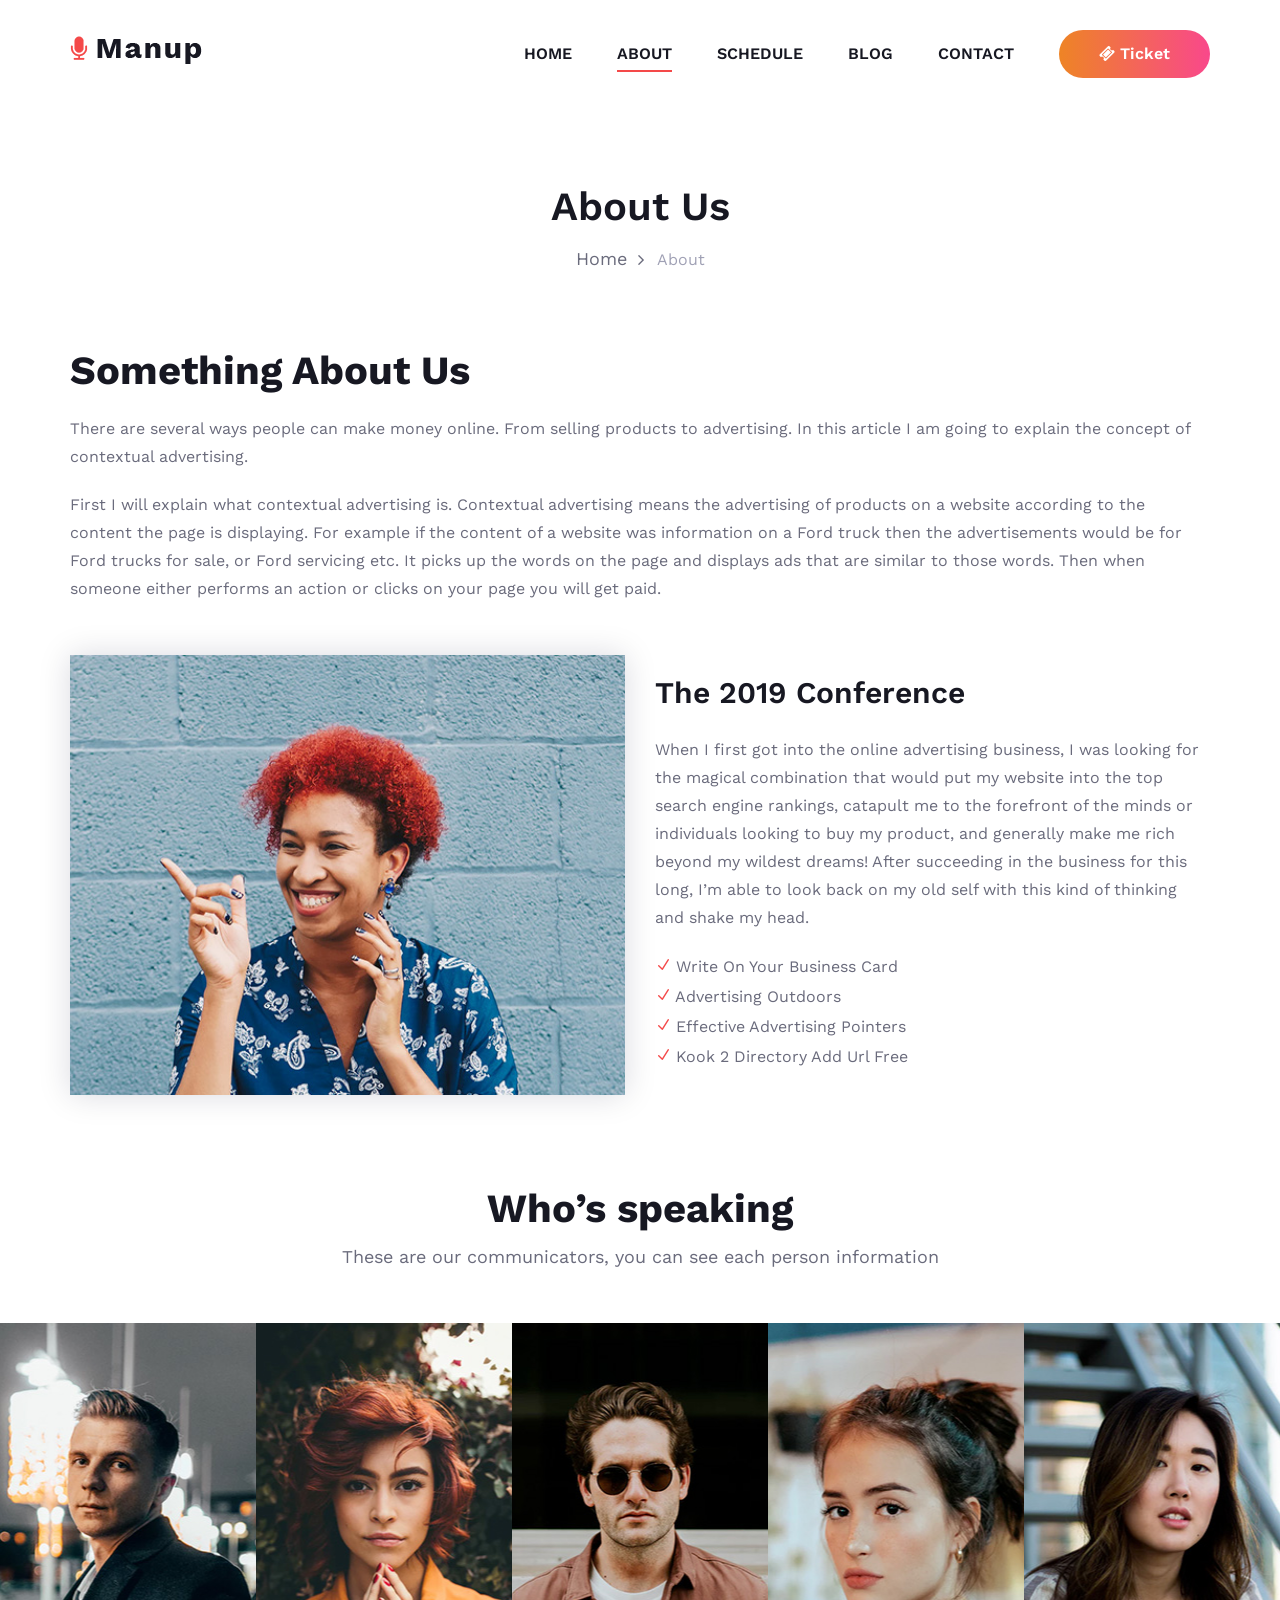
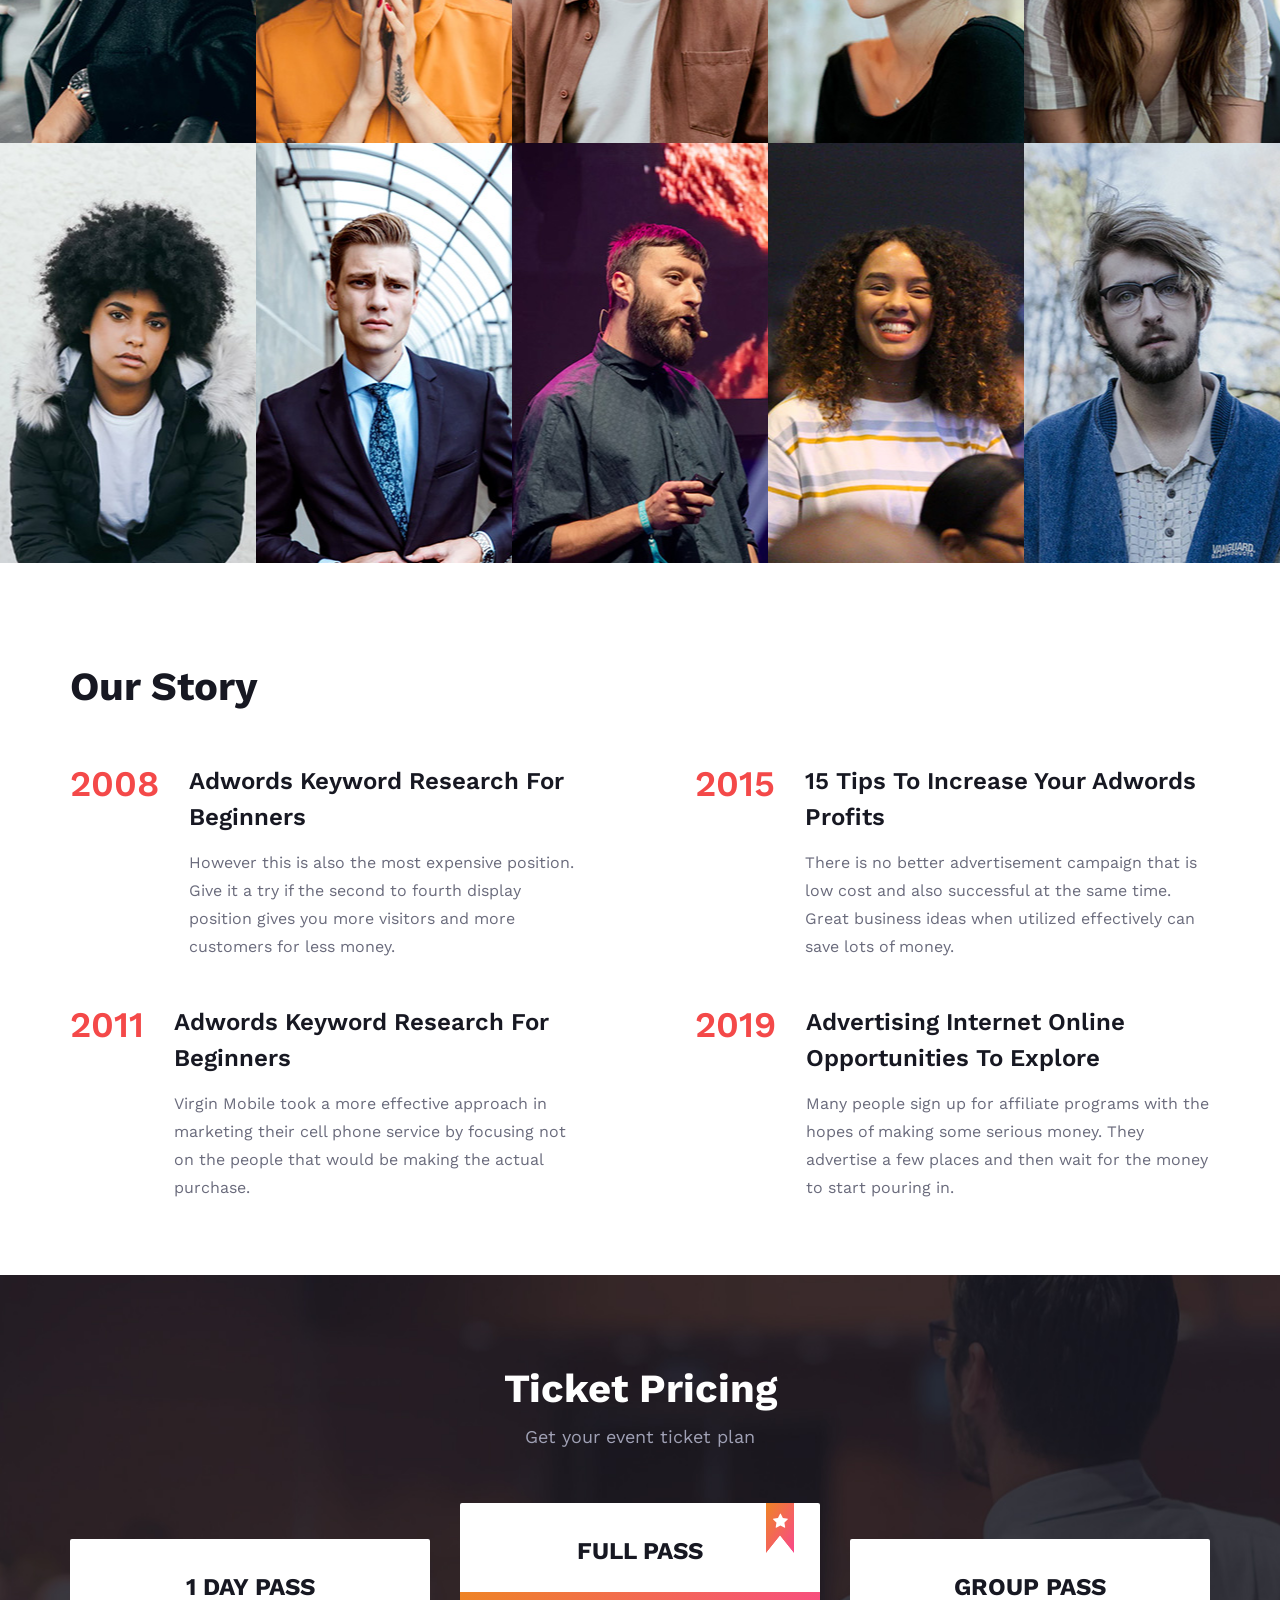
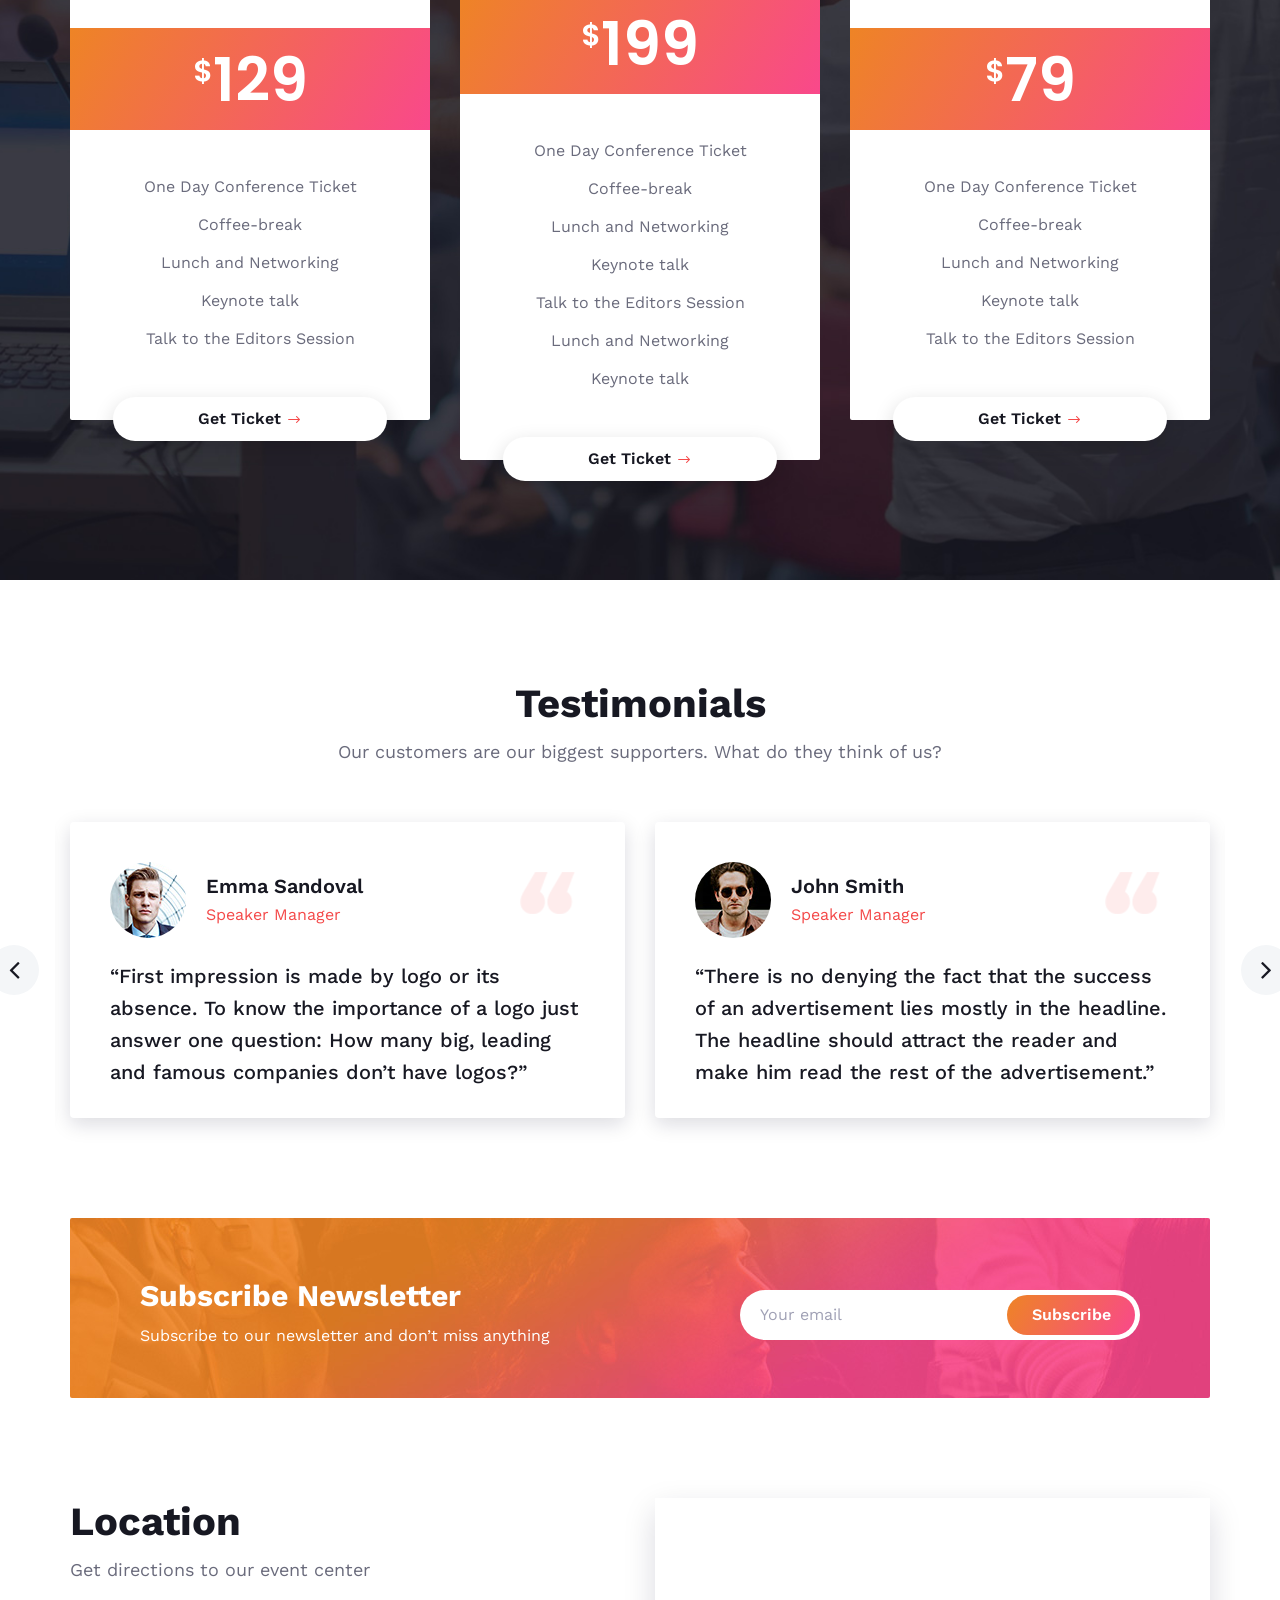
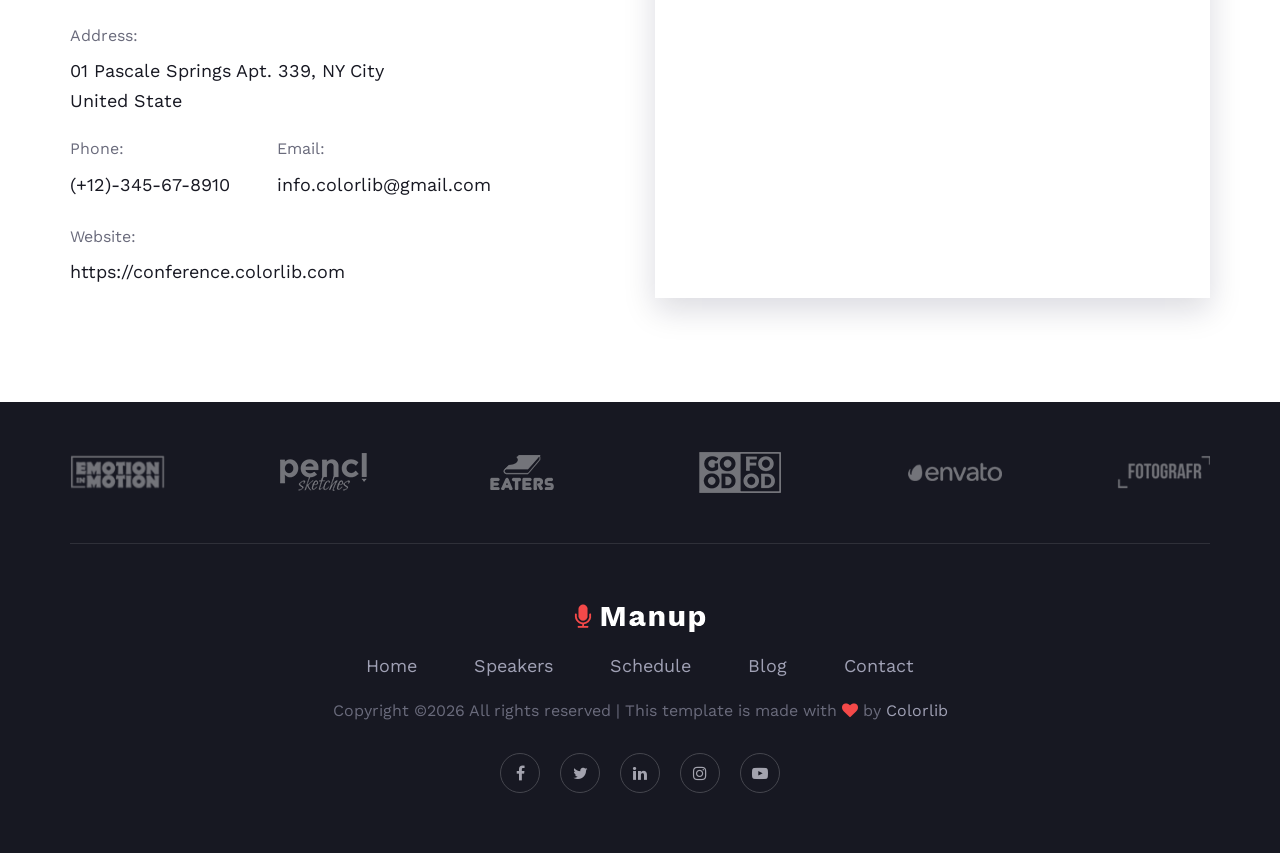
<file: about-us.html>
<!DOCTYPE html>
<html lang="zxx">

<head>
    <meta charset="UTF-8">
    <meta name="description" content="Manup Template">
    <meta name="keywords" content="Manup, unica, creative, html">
    <meta name="viewport" content="width=device-width, initial-scale=1.0">
    <meta http-equiv="X-UA-Compatible" content="ie=edge">
    <title>Manup | Template</title>

    <!-- Google Font -->
    <link href="https://fonts.googleapis.com/css?family=Work+Sans:400,500,600,700,800,900&display=swap" rel="stylesheet">
    <link href="https://fonts.googleapis.com/css?family=Poppins:400,500,600,700&display=swap" rel="stylesheet">


    <!-- Css Styles -->
    <link rel="stylesheet" href="css/bootstrap.min.css" type="text/css">
    <link rel="stylesheet" href="css/font-awesome.min.css" type="text/css">
    <link rel="stylesheet" href="css/elegant-icons.css" type="text/css">
    <link rel="stylesheet" href="css/owl.carousel.min.css" type="text/css">
    <link rel="stylesheet" href="css/magnific-popup.css" type="text/css">
    <link rel="stylesheet" href="css/slicknav.min.css" type="text/css">
    <link rel="stylesheet" href="css/style.css" type="text/css">
</head>

<body>
    <!-- Page Preloder -->
    <div id="preloder">
        <div class="loader"></div>
    </div>

    <!-- Header Section Begin -->
       <header class="header-section">
        <div class="container">
            <div class="logo">
                <a href="./index.html">
                    <img src="img/logo.png" alt="">
                </a>
            </div>
            <div class="nav-menu">
                <nav class="mainmenu mobile-menu">
                    <ul>
                        <li><a href="index.html">Home</a></li>
                        <li class="active"><a href="about-us.html">About</a></li>
                      
                        <li><a href="schedule.html">Schedule</a></li>
                        <li><a href="blog.html">Blog</a></li>
                        <li><a href="contact.html">Contact</a></li>
                    </ul>
                </nav>
                <a href="tickets.html" class="primary-btn top-btn">
    <i class="fa fa-ticket"></i> Ticket
</a>
            </div>
            <div id="mobile-menu-wrap"></div>
        </div>
    </header>

    <!-- Header End -->

    <!-- Breadcrumb Section Begin -->
    <section class="breadcrumb-section">
        <div class="container">
            <div class="row">
                <div class="col-lg-12">
                    <div class="breadcrumb-text">
                        <h2>About Us</h2>
                        <div class="bt-option">
                            <a href="#">Home</a>
                            <span>About</span>
                        </div>
                    </div>
                </div>
            </div>
        </div>
    </section>
    <!-- Breadcrumb Section End -->

    <!-- About Section Begin -->
    <section class="about-section spad">
        <div class="container">
            <div class="row">
                <div class="col-lg-12">
                    <div class="section-title">
                        <h2>Something About Us</h2>
                        <p class="f-para">There are several ways people can make money online. From selling products to advertising. In this article I am going to explain the concept of contextual advertising.</p>
                        <p>First I will explain what contextual advertising is. Contextual advertising means the advertising of products on a website according to the content the page is displaying. For example if the content of a website was information on a Ford truck then the advertisements would be for Ford trucks for sale, or Ford servicing etc. It picks up the words on the page and displays ads that are similar to those words. Then when someone either performs an action or clicks on your page you will get paid.</p>
                    </div>
                </div>
            </div>
            <div class="row">
                <div class="col-lg-6">
                    <div class="about-pic">
                        <img src="img/about-us.jpg" alt="">
                    </div>
                </div>
                <div class="col-lg-6">
                    <div class="about-text">
                        <h3>The 2019 Conference</h3>
                        <p>When I first got into the online advertising business, I was looking for the magical combination that would put my website into the top search engine rankings, catapult me to the forefront of the minds or individuals looking to buy my product, and generally make me rich beyond my wildest dreams! After succeeding in the business for this long, I’m able to look back on my old self with this kind of thinking and shake my head. </p>
                        <ul>
                            <li><span class="icon_check"></span> Write On Your Business Card</li>
                            <li><span class="icon_check"></span> Advertising Outdoors</li>
                            <li><span class="icon_check"></span> Effective Advertising Pointers</li>
                            <li><span class="icon_check"></span> Kook 2 Directory Add Url Free</li>
                        </ul>
                    </div>
                </div>
            </div>
        </div>
    </section>
    <!-- About Section End -->

    <!-- Team Member Section Begin -->
    <section class="team-member-section">
        <div class="container">
            <div class="row">
                <div class="col-lg-12">
                    <div class="section-title">
                        <h2>Who’s speaking</h2>
                        <p>These are our communicators, you can see each person information</p>
                    </div>
                </div>
            </div>
        </div>
        <div class="member-item set-bg" data-setbg="img/team-member/member-1.jpg">
            <div class="mi-social">
                <div class="mi-social-inner bg-gradient">
                    <a href="#"><i class="fa fa-facebook"></i></a>
                    <a href="#"><i class="fa fa-instagram"></i></a>
                    <a href="#"><i class="fa fa-twitter"></i></a>
                    <a href="#"><i class="fa fa-linkedin"></i></a>
                </div>
            </div>
            <div class="mi-text">
                <h5>Emma Sandoval</h5>
                <span>Speaker</span>
            </div>
        </div>
        <div class="member-item set-bg" data-setbg="img/team-member/member-2.jpg">
            <div class="mi-social">
                <div class="mi-social-inner bg-gradient">
                    <a href="#"><i class="fa fa-facebook"></i></a>
                    <a href="#"><i class="fa fa-instagram"></i></a>
                    <a href="#"><i class="fa fa-twitter"></i></a>
                    <a href="#"><i class="fa fa-linkedin"></i></a>
                </div>
            </div>
            <div class="mi-text">
                <h5>Emma Sandoval</h5>
                <span>Speaker</span>
            </div>
        </div>
        <div class="member-item set-bg" data-setbg="img/team-member/member-3.jpg">
            <div class="mi-social">
                <div class="mi-social-inner bg-gradient">
                    <a href="#"><i class="fa fa-facebook"></i></a>
                    <a href="#"><i class="fa fa-instagram"></i></a>
                    <a href="#"><i class="fa fa-twitter"></i></a>
                    <a href="#"><i class="fa fa-linkedin"></i></a>
                </div>
            </div>
            <div class="mi-text">
                <h5>Emma Sandoval</h5>
                <span>Speaker</span>
            </div>
        </div>
        <div class="member-item set-bg" data-setbg="img/team-member/member-4.jpg">
            <div class="mi-social">
                <div class="mi-social-inner bg-gradient">
                    <a href="#"><i class="fa fa-facebook"></i></a>
                    <a href="#"><i class="fa fa-instagram"></i></a>
                    <a href="#"><i class="fa fa-twitter"></i></a>
                    <a href="#"><i class="fa fa-linkedin"></i></a>
                </div>
            </div>
            <div class="mi-text">
                <h5>Emma Sandoval</h5>
                <span>Speaker</span>
            </div>
        </div>
        <div class="member-item set-bg" data-setbg="img/team-member/member-5.jpg">
            <div class="mi-social">
                <div class="mi-social-inner bg-gradient">
                    <a href="#"><i class="fa fa-facebook"></i></a>
                    <a href="#"><i class="fa fa-instagram"></i></a>
                    <a href="#"><i class="fa fa-twitter"></i></a>
                    <a href="#"><i class="fa fa-linkedin"></i></a>
                </div>
            </div>
            <div class="mi-text">
                <h5>Emma Sandoval</h5>
                <span>Speaker</span>
            </div>
        </div>
        <div class="member-item set-bg" data-setbg="img/team-member/member-6.jpg">
            <div class="mi-social">
                <div class="mi-social-inner bg-gradient">
                    <a href="#"><i class="fa fa-facebook"></i></a>
                    <a href="#"><i class="fa fa-instagram"></i></a>
                    <a href="#"><i class="fa fa-twitter"></i></a>
                    <a href="#"><i class="fa fa-linkedin"></i></a>
                </div>
            </div>
            <div class="mi-text">
                <h5>Emma Sandoval</h5>
                <span>Speaker</span>
            </div>
        </div>
        <div class="member-item set-bg" data-setbg="img/team-member/member-7.jpg">
            <div class="mi-social">
                <div class="mi-social-inner bg-gradient">
                    <a href="#"><i class="fa fa-facebook"></i></a>
                    <a href="#"><i class="fa fa-instagram"></i></a>
                    <a href="#"><i class="fa fa-twitter"></i></a>
                    <a href="#"><i class="fa fa-linkedin"></i></a>
                </div>
            </div>
            <div class="mi-text">
                <h5>Emma Sandoval</h5>
                <span>Speaker</span>
            </div>
        </div>
        <div class="member-item set-bg" data-setbg="img/team-member/member-8.jpg">
            <div class="mi-social">
                <div class="mi-social-inner bg-gradient">
                    <a href="#"><i class="fa fa-facebook"></i></a>
                    <a href="#"><i class="fa fa-instagram"></i></a>
                    <a href="#"><i class="fa fa-twitter"></i></a>
                    <a href="#"><i class="fa fa-linkedin"></i></a>
                </div>
            </div>
            <div class="mi-text">
                <h5>Emma Sandoval</h5>
                <span>Speaker</span>
            </div>
        </div>
        <div class="member-item set-bg" data-setbg="img/team-member/member-9.jpg">
            <div class="mi-social">
                <div class="mi-social-inner bg-gradient">
                    <a href="#"><i class="fa fa-facebook"></i></a>
                    <a href="#"><i class="fa fa-instagram"></i></a>
                    <a href="#"><i class="fa fa-twitter"></i></a>
                    <a href="#"><i class="fa fa-linkedin"></i></a>
                </div>
            </div>
            <div class="mi-text">
                <h5>Emma Sandoval</h5>
                <span>Speaker</span>
            </div>
        </div>
        <div class="member-item set-bg" data-setbg="img/team-member/member-10.jpg">
            <div class="mi-social">
                <div class="mi-social-inner bg-gradient">
                    <a href="#"><i class="fa fa-facebook"></i></a>
                    <a href="#"><i class="fa fa-instagram"></i></a>
                    <a href="#"><i class="fa fa-twitter"></i></a>
                    <a href="#"><i class="fa fa-linkedin"></i></a>
                </div>
            </div>
            <div class="mi-text">
                <h5>Emma Sandoval</h5>
                <span>Speaker</span>
            </div>
        </div>
    </section>
    <!-- Team Member Section End -->

    <!-- Story Section Begin -->
    <section class="story-section spad">
        <div class="container">
            <div class="row">
                <div class="col-lg-12">
                    <div class="section-title">
                        <h2>Our Story</h2>
                    </div>
                </div>
            </div>
            <div class="row">
                <div class="col-lg-6">
                    <div class="story-left">
                        <div class="story-item">
                            <h2>2008</h2>
                            <div class="si-text">
                                <h4>Adwords Keyword Research For Beginners</h4>
                                <p>However this is also the most expensive position. Give it a try if the second to fourth display position gives you more visitors and more customers for less money.</p>
                            </div>
                        </div>
                        <div class="story-item">
                            <h2>2011</h2>
                            <div class="si-text">
                                <h4>Adwords Keyword Research For Beginners</h4>
                                <p>Virgin Mobile took a more effective approach in marketing their cell phone service by focusing not on the people that would be making the actual purchase.</p>
                            </div>
                        </div>
                    </div>
                </div>
                <div class="col-lg-6">
                    <div class="story-right">
                        <div class="story-item">
                            <h2>2015</h2>
                            <div class="si-text">
                                <h4>15 Tips To Increase Your Adwords Profits</h4>
                                <p>There is no better advertisement campaign that is low cost and also successful at the same time. Great business ideas when utilized effectively can save lots of money.</p>
                            </div>
                        </div>
                        <div class="story-item">
                            <h2>2019</h2>
                            <div class="si-text">
                                <h4>Advertising Internet Online Opportunities To Explore</h4>
                                <p>Many people sign up for affiliate programs with the hopes of making some serious money. They advertise a few places and then wait for the money to start pouring in.</p>
                            </div>
                        </div>
                    </div>
                </div>
            </div>
        </div>
    </section>
    <!-- Story Section End -->

    <!-- Pricing Section Begin -->
    <section class="pricing-section set-bg spad" data-setbg="img/pricing-bg.jpg">
        <div class="container">
            <div class="row">
                <div class="col-lg-12">
                    <div class="section-title">
                        <h2>Ticket Pricing</h2>
                        <p>Get your event ticket plan</p>
                    </div>
                </div>
            </div>
            <div class="row">
                <div class="col-lg-4">
                    <div class="price-item">
                        <h4>1 Day Pass</h4>
                        <div class="pi-price">
                            <h2><span>$</span>129</h2>
                        </div>
                        <ul>
                            <li>One Day Conference Ticket</li>
                            <li>Coffee-break</li>
                            <li>Lunch and Networking</li>
                            <li>Keynote talk</li>
                            <li>Talk to the Editors Session</li>
                        </ul>
                        <a href="#" class="price-btn">Get Ticket <span class="arrow_right"></span></a>
                    </div>
                </div>
                <div class="col-lg-4">
                    <div class="price-item top-rated">
                        <div class="tr-tag">
                            <i class="fa fa-star"></i>
                        </div>
                        <h4>Full Pass</h4>
                        <div class="pi-price">
                            <h2><span>$</span>199</h2>
                        </div>
                        <ul>
                            <li>One Day Conference Ticket</li>
                            <li>Coffee-break</li>
                            <li>Lunch and Networking</li>
                            <li>Keynote talk</li>
                            <li>Talk to the Editors Session</li>
                            <li>Lunch and Networking</li>
                            <li>Keynote talk</li>
                        </ul>
                        <a href="#" class="price-btn">Get Ticket <span class="arrow_right"></span></a>
                    </div>
                </div>
                <div class="col-lg-4">
                    <div class="price-item">
                        <h4>Group Pass</h4>
                        <div class="pi-price">
                            <h2><span>$</span>79</h2>
                        </div>
                        <ul>
                            <li>One Day Conference Ticket</li>
                            <li>Coffee-break</li>
                            <li>Lunch and Networking</li>
                            <li>Keynote talk</li>
                            <li>Talk to the Editors Session</li>
                        </ul>
                        <a href="#" class="price-btn">Get Ticket <span class="arrow_right"></span></a>
                    </div>
                </div>
            </div>
        </div>
    </section>
    <!-- Pricing Section End -->

    <!-- Testimonial Section Begin -->
    <section class="testimonial-section spad">
        <div class="container">
            <div class="row">
                <div class="col-lg-12">
                    <div class="section-title">
                        <h2>Testimonials</h2>
                        <p>Our customers are our biggest supporters. What do they think of us?</p>
                    </div>
                </div>
            </div>
            <div class="row">
                <div class="col-lg-12">
                    <div class="row">
                        <div class="testimonial-slider owl-carousel">
                            <div class="col-lg-6">
                                <div class="testimonial-item">
                                    <div class="ti-author">
                                        <div class="quote-pic">
                                            <img src="img/quote.png" alt="">
                                        </div>
                                        <div class="ta-pic">
                                            <img src="img/testimonial/testimonial-1.jpg" alt="">
                                        </div>
                                        <div class="ta-text">
                                            <h5>Emma Sandoval</h5>
                                            <span>Speaker Manager</span>
                                        </div>
                                    </div>
                                    <p>“First impression is made by logo or its absence. To know the importance of a logo just answer one question: How many big, leading and famous companies don’t have logos?”</p>
                                </div>
                            </div>
                            <div class="col-lg-6">
                                <div class="testimonial-item">
                                    <div class="ti-author">
                                        <div class="quote-pic">
                                            <img src="img/quote.png" alt="">
                                        </div>
                                        <div class="ta-pic">
                                            <img src="img/testimonial/testimonial-2.jpg" alt="">
                                        </div>
                                        <div class="ta-text">
                                            <h5>John Smith</h5>
                                            <span>Speaker Manager</span>
                                        </div>
                                    </div>
                                    <p>“There is no denying the fact that the success of an advertisement lies mostly in the headline. The headline should attract the reader and make him read the rest of the advertisement.”</p>
                                </div>
                            </div>
                            <div class="col-lg-6">
                                <div class="testimonial-item">
                                    <div class="ti-author">
                                        <div class="quote-pic">
                                            <img src="img/quote.png" alt="">
                                        </div>
                                        <div class="ta-pic">
                                            <img src="img/testimonial/testimonial-2.jpg" alt="">
                                        </div>
                                        <div class="ta-text">
                                            <h5>John Smith</h5>
                                            <span>Speaker Manager</span>
                                        </div>
                                    </div>
                                    <p>“There is no denying the fact that the success of an advertisement lies mostly in the headline. The headline should attract the reader and make him read the rest of the advertisement.”</p>
                                </div>
                            </div>
                        </div>
                    </div>
                </div>
            </div>
        </div>
    </section>
    <!-- Testimonial Section End -->

    <!-- Newslatter Section Begin -->
    <section class="newslatter-section about-newslatter">
        <div class="container">
            <div class="newslatter-inner set-bg" data-setbg="img/newslatter-bg.jpg">
                <div class="ni-text">
                    <h3>Subscribe Newsletter</h3>
                    <p>Subscribe to our newsletter and don’t miss anything</p>
                </div>
                <form action="#" class="ni-form">
                    <input type="text" placeholder="Your email">
                    <button type="submit">Subscribe</button>
                </form>
            </div>
        </div>
    </section>
    <!-- Newslatter Section End -->

    <!-- Contact Section Begin -->
    <section class="contact-section spad">
        <div class="container">
            <div class="row">
                <div class="col-lg-6">
                    <div class="section-title">
                        <h2>Location</h2>
                        <p>Get directions to our event center</p>
                    </div>
                    <div class="cs-text">
                        <div class="ct-address">
                            <span>Address:</span>
                            <p>01 Pascale Springs Apt. 339, NY City <br/>United State</p>
                        </div>
                        <ul>
                            <li>
                                <span>Phone:</span>
                                (+12)-345-67-8910
                            </li>
                            <li>
                                <span>Email:</span>
                                info.colorlib@gmail.com
                            </li>
                        </ul>
                        <div class="ct-links">
                            <span>Website:</span>
                            <p>https://conference.colorlib.com</p>
                        </div>
                    </div>
                </div>
                <div class="col-lg-6">
                    <div class="cs-map">
                        <iframe src="https://www.google.com/maps/embed?pb=!1m18!1m12!1m3!1d52901.38789495531!2d-118.19465514866786!3d34.03523211493029!2m3!1f0!2f0!3f0!3m2!1i1024!2i768!4f13.1!3m3!1m2!1s0x80c2cf71ad83ff9f%3A0x518b28657f4543b7!2sEast%20Los%20Angeles%2C%20CA%2C%20USA!5e0!3m2!1sen!2sbd!4v1579763856144!5m2!1sen!2sbd" height="400" style="border:0;" allowfullscreen=""></iframe>
                    </div>
                </div>
            </div>
        </div>
    </section>
    <!-- Contact Section End -->

    <!-- Footer Section Begin -->
    <footer class="footer-section">
        <div class="container">
            <div class="partner-logo owl-carousel">
                <a href="#" class="pl-table">
                    <div class="pl-tablecell">
                        <img src="img/partner-logo/logo-1.png" alt="">
                    </div>
                </a>
                <a href="#" class="pl-table">
                    <div class="pl-tablecell">
                        <img src="img/partner-logo/logo-2.png" alt="">
                    </div>
                </a>
                <a href="#" class="pl-table">
                    <div class="pl-tablecell">
                        <img src="img/partner-logo/logo-3.png" alt="">
                    </div>
                </a>
                <a href="#" class="pl-table">
                    <div class="pl-tablecell">
                        <img src="img/partner-logo/logo-4.png" alt="">
                    </div>
                </a>
                <a href="#" class="pl-table">
                    <div class="pl-tablecell">
                        <img src="img/partner-logo/logo-5.png" alt="">
                    </div>
                </a>
                <a href="#" class="pl-table">
                    <div class="pl-tablecell">
                        <img src="img/partner-logo/logo-6.png" alt="">
                    </div>
                </a>
            </div>
            <div class="row">
                <div class="col-lg-12">
                    <div class="footer-text">
                        <div class="ft-logo">
                            <a href="#" class="footer-logo"><img src="img/footer-logo.png" alt=""></a>
                        </div>
                        <ul>
                            <li><a href="#">Home</a></li>
                            <li><a href="#">Speakers</a></li>
                            <li><a href="#">Schedule</a></li>
                            <li><a href="#">Blog</a></li>
                            <li><a href="#">Contact</a></li>
                        </ul>
                        <div class="copyright-text"><p><!-- Link back to Colorlib can't be removed. Template is licensed under CC BY 3.0. -->
  Copyright &copy;<script>document.write(new Date().getFullYear());</script> All rights reserved | This template is made with <i class="fa fa-heart" aria-hidden="true"></i> by <a href="https://colorlib.com" target="_blank">Colorlib</a>
  <!-- Link back to Colorlib can't be removed. Template is licensed under CC BY 3.0. --></p></div>
                        <div class="ft-social">
                            <a href="#"><i class="fa fa-facebook"></i></a>
                            <a href="#"><i class="fa fa-twitter"></i></a>
                            <a href="#"><i class="fa fa-linkedin"></i></a>
                            <a href="#"><i class="fa fa-instagram"></i></a>
                            <a href="#"><i class="fa fa-youtube-play"></i></a>
                        </div>
                    </div>
                </div>
            </div>
        </div>
    </footer>
    <!-- Footer Section End -->

    <!-- Js Plugins -->
    <script src="js/jquery-3.3.1.min.js"></script>
    <script src="js/bootstrap.min.js"></script>
    <script src="js/jquery.magnific-popup.min.js"></script>
    <script src="js/jquery.countdown.min.js"></script>
    <script src="js/jquery.slicknav.js"></script>
    <script src="js/owl.carousel.min.js"></script>
    <script src="js/main.js"></script>
</body>

</html>
</file>
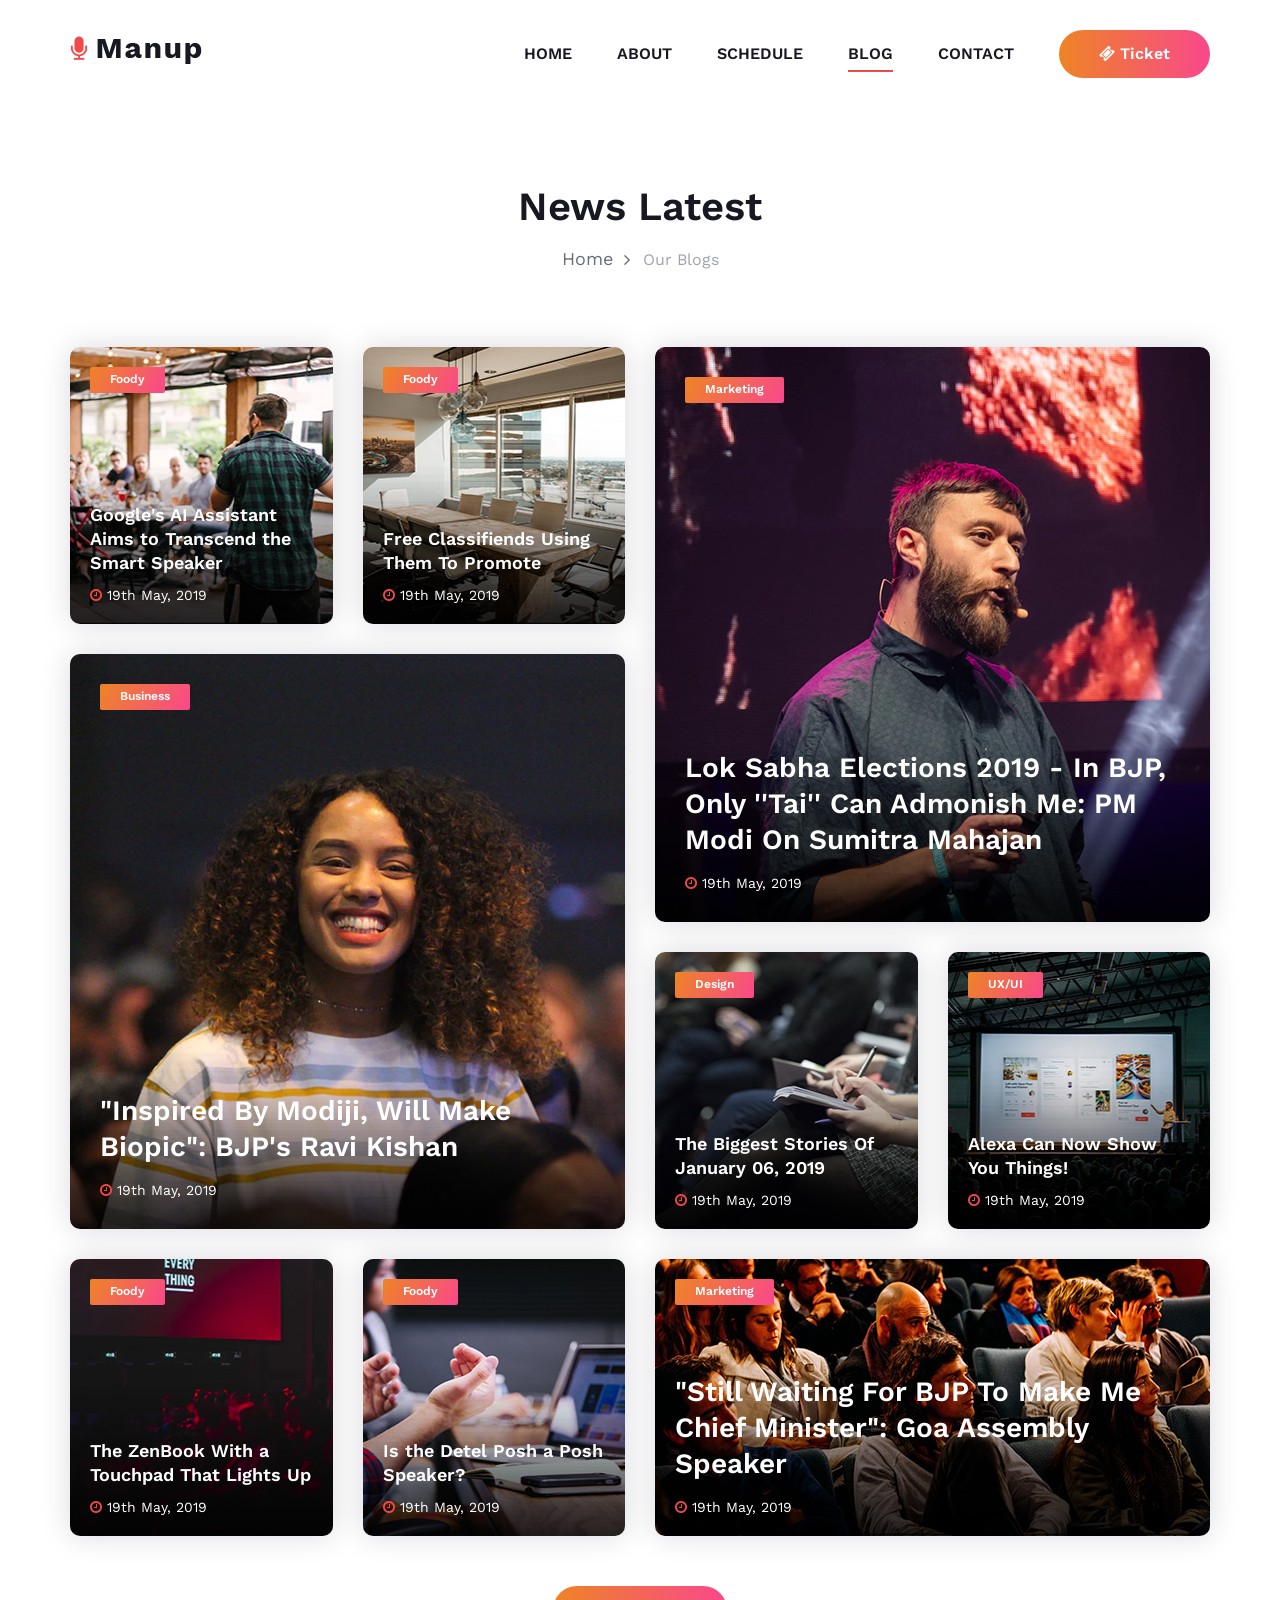
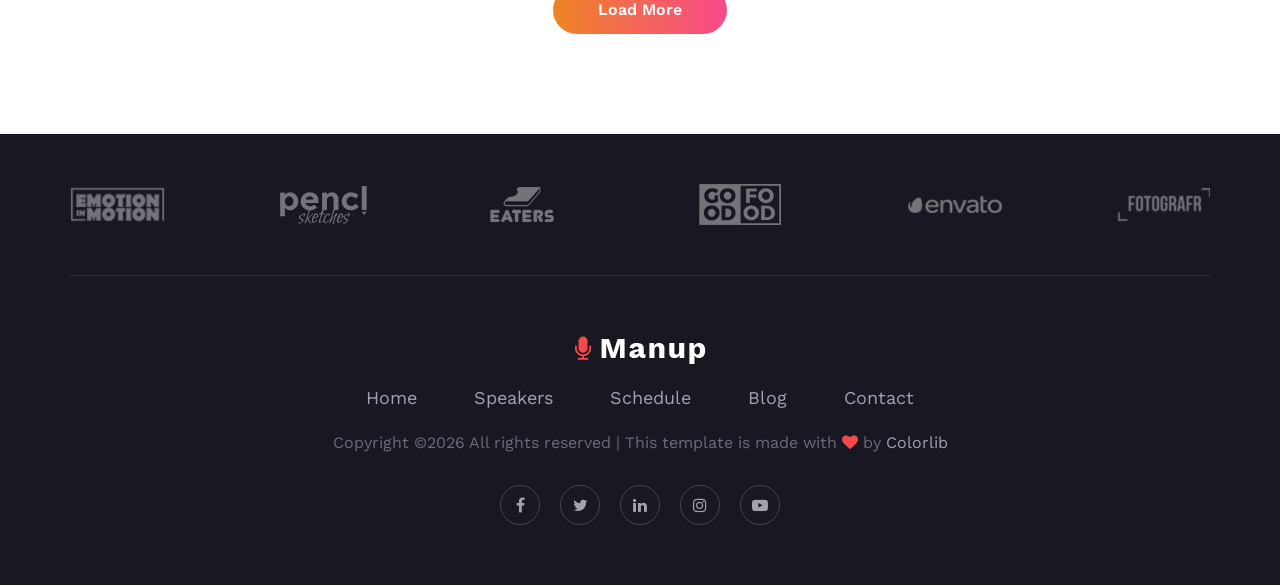
<file: blog.html>
<!DOCTYPE html>
<html lang="zxx">

<head>
    <meta charset="UTF-8">
    <meta name="description" content="Manup Template">
    <meta name="keywords" content="Manup, unica, creative, html">
    <meta name="viewport" content="width=device-width, initial-scale=1.0">
    <meta http-equiv="X-UA-Compatible" content="ie=edge">
    <title>Manup | Template</title>

    <!-- Google Font -->
    <link href="https://fonts.googleapis.com/css?family=Work+Sans:400,500,600,700,800,900&display=swap"
        rel="stylesheet">
    <link href="https://fonts.googleapis.com/css?family=Poppins:400,500,600,700&display=swap" rel="stylesheet">


    <!-- Css Styles -->
    <link rel="stylesheet" href="css/bootstrap.min.css" type="text/css">
    <link rel="stylesheet" href="css/font-awesome.min.css" type="text/css">
    <link rel="stylesheet" href="css/elegant-icons.css" type="text/css">
    <link rel="stylesheet" href="css/owl.carousel.min.css" type="text/css">
    <link rel="stylesheet" href="css/magnific-popup.css" type="text/css">
    <link rel="stylesheet" href="css/slicknav.min.css" type="text/css">
    <link rel="stylesheet" href="css/style.css" type="text/css">
</head>

<body>
    <!-- Page Preloder -->
    <div id="preloder">
        <div class="loader"></div>
    </div>

    <!-- Header Section Begin -->
      <header class="header-section">
        <div class="container">
            <div class="logo">
                <a href="./index.html">
                    <img src="img/logo.png" alt="">
                </a>
            </div>
            <div class="nav-menu">
                <nav class="mainmenu mobile-menu">
                    <ul>
                        <li><a href="index.html">Home</a></li>
                        <li><a href="about-us.html">About</a></li>
                      
                        <li><a href="schedule.html">Schedule</a></li>
                        <li class="active"><a href="blog.html">Blog</a></li>
                        <li><a href="contact.html">Contact</a></li>
                    </ul>
                </nav>
                <a href="tickets.html" class="primary-btn top-btn">
    <i class="fa fa-ticket"></i> Ticket
</a>
            </div>
            <div id="mobile-menu-wrap"></div>
        </div>
    </header>

    <!-- Header End -->

    <!-- Breadcrumb Section Begin -->
    <section class="breadcrumb-section">
        <div class="container">
            <div class="row">
                <div class="col-lg-12">
                    <div class="breadcrumb-text">
                        <h2>News Latest</h2>
                        <div class="bt-option">
                            <a href="#">Home</a>
                            <span>Our Blogs</span>
                        </div>
                    </div>
                </div>
            </div>
        </div>
    </section>
    <!-- Breadcrumb Section End -->

    <!-- Blog Section Begin -->
    <section class="blog-section spad">
        <div class="container">
            <div class="row">
                <div class="col-lg-6">
                    <div class="row">
                        <div class="col-md-6">
                            <div class="blog-item set-bg" data-setbg="img/blog/blog-1.jpg">
                                <div class="bi-tag bg-gradient">Foody</div>
                                <div class="bi-text">
                                    <h5><a href="./blog-details.html">Google's AI Assistant Aims to Transcend the Smart Speaker</a></h5>
                                    <span><i class="fa fa-clock-o"></i> 19th May, 2019</span>
                                </div>
                            </div>
                        </div>
                        <div class="col-md-6">
                            <div class="blog-item set-bg" data-setbg="img/blog/blog-2.jpg">
                                <div class="bi-tag bg-gradient">Foody</div>
                                <div class="bi-text">
                                    <h5><a href="./blog-details.html">Free Classifiends Using Them To Promote</a></h5>
                                    <span><i class="fa fa-clock-o"></i> 19th May, 2019</span>
                                </div>
                            </div>
                        </div>
                    </div>
                    <div class="blog-item set-bg large-item" data-setbg="img/blog/blog-4.jpg">
                        <div class="bi-tag bg-gradient">Business</div>
                        <div class="bi-text">
                            <h3><a href="./blog-details.html">"Inspired By Modiji, Will Make Biopic": BJP's Ravi Kishan</a></h3>
                            <span><i class="fa fa-clock-o"></i> 19th May, 2019</span>
                        </div>
                    </div>
                    <div class="row">
                        <div class="col-md-6">
                            <div class="blog-item set-bg" data-setbg="img/blog/blog-7.jpg">
                                <div class="bi-tag bg-gradient">Foody</div>
                                <div class="bi-text">
                                    <h5><a href="./blog-details.html">The ZenBook With a Touchpad That Lights Up</a></h5>
                                    <span><i class="fa fa-clock-o"></i> 19th May, 2019</span>
                                </div>
                            </div>
                        </div>
                        <div class="col-md-6">
                            <div class="blog-item set-bg" data-setbg="img/blog/blog-8.jpg">
                                <div class="bi-tag bg-gradient">Foody</div>
                                <div class="bi-text">
                                    <h5><a href="./blog-details.html">Is the Detel Posh a Posh Speaker?</a></h5>
                                    <span><i class="fa fa-clock-o"></i> 19th May, 2019</span>
                                </div>
                            </div>
                        </div>
                    </div>
                </div>
                <div class="col-lg-6">
                    <div class="blog-item set-bg large-item" data-setbg="img/blog/blog-3.jpg">
                        <div class="bi-tag bg-gradient">Marketing</div>
                        <div class="bi-text">
                            <h3><a href="./blog-details.html">Lok Sabha Elections 2019 - In BJP, Only ''Tai'' Can Admonish Me: PM Modi On Sumitra
                                Mahajan</a></h3>
                            <span><i class="fa fa-clock-o"></i> 19th May, 2019</span>
                        </div>
                    </div>
                    <div class="row">
                        <div class="col-md-6">
                            <div class="blog-item set-bg" data-setbg="img/blog/blog-5.jpg">
                                <div class="bi-tag bg-gradient">Design</div>
                                <div class="bi-text">
                                    <h5><a href="./blog-details.html">The Biggest Stories Of January 06, 2019</a></h5>
                                    <span><i class="fa fa-clock-o"></i> 19th May, 2019</span>
                                </div>
                            </div>
                        </div>
                        <div class="col-md-6">
                            <div class="blog-item set-bg" data-setbg="img/blog/blog-6.jpg">
                                <div class="bi-tag bg-gradient">UX/UI</div>
                                <div class="bi-text">
                                    <h5><a href="./blog-details.html">Alexa Can Now Show You Things!</a></h5>
                                    <span><i class="fa fa-clock-o"></i> 19th May, 2019</span>
                                </div>
                            </div>
                        </div>
                    </div>
                    <div class="blog-item set-bg" data-setbg="img/blog/blog-9.jpg">
                        <div class="bi-tag bg-gradient">Marketing</div>
                        <div class="bi-text">
                            <h3><a href="./blog-details.html">"Still Waiting For BJP To Make Me Chief Minister": Goa Assembly Speaker</a></h3>
                            <span><i class="fa fa-clock-o"></i> 19th May, 2019</span>
                        </div>
                    </div>
                </div>
            </div>
            <div class="load-more blog-more">
                <a href="#" class="primary-btn">Load More</a>
            </div>
        </div>
    </section>
    <!-- Blog Section End -->

    <!-- Footer Section Begin -->
    <footer class="footer-section">
        <div class="container">
            <div class="partner-logo owl-carousel">
                <a href="#" class="pl-table">
                    <div class="pl-tablecell">
                        <img src="img/partner-logo/logo-1.png" alt="">
                    </div>
                </a>
                <a href="#" class="pl-table">
                    <div class="pl-tablecell">
                        <img src="img/partner-logo/logo-2.png" alt="">
                    </div>
                </a>
                <a href="#" class="pl-table">
                    <div class="pl-tablecell">
                        <img src="img/partner-logo/logo-3.png" alt="">
                    </div>
                </a>
                <a href="#" class="pl-table">
                    <div class="pl-tablecell">
                        <img src="img/partner-logo/logo-4.png" alt="">
                    </div>
                </a>
                <a href="#" class="pl-table">
                    <div class="pl-tablecell">
                        <img src="img/partner-logo/logo-5.png" alt="">
                    </div>
                </a>
                <a href="#" class="pl-table">
                    <div class="pl-tablecell">
                        <img src="img/partner-logo/logo-6.png" alt="">
                    </div>
                </a>
            </div>
            <div class="row">
                <div class="col-lg-12">
                    <div class="footer-text">
                        <div class="ft-logo">
                            <a href="#" class="footer-logo"><img src="img/footer-logo.png" alt=""></a>
                        </div>
                        <ul>
                            <li><a href="#">Home</a></li>
                            <li><a href="#">Speakers</a></li>
                            <li><a href="#">Schedule</a></li>
                            <li><a href="#">Blog</a></li>
                            <li><a href="#">Contact</a></li>
                        </ul>
                        <div class="copyright-text"><p><!-- Link back to Colorlib can't be removed. Template is licensed under CC BY 3.0. -->
  Copyright &copy;<script>document.write(new Date().getFullYear());</script> All rights reserved | This template is made with <i class="fa fa-heart" aria-hidden="true"></i> by <a href="https://colorlib.com" target="_blank">Colorlib</a>
  <!-- Link back to Colorlib can't be removed. Template is licensed under CC BY 3.0. --></p></div>
                        <div class="ft-social">
                            <a href="#"><i class="fa fa-facebook"></i></a>
                            <a href="#"><i class="fa fa-twitter"></i></a>
                            <a href="#"><i class="fa fa-linkedin"></i></a>
                            <a href="#"><i class="fa fa-instagram"></i></a>
                            <a href="#"><i class="fa fa-youtube-play"></i></a>
                        </div>
                    </div>
                </div>
            </div>
        </div>
    </footer>
    <!-- Footer Section End -->

    <!-- Js Plugins -->
    <script src="js/jquery-3.3.1.min.js"></script>
    <script src="js/bootstrap.min.js"></script>
    <script src="js/jquery.magnific-popup.min.js"></script>
    <script src="js/jquery.countdown.min.js"></script>
    <script src="js/jquery.slicknav.js"></script>
    <script src="js/owl.carousel.min.js"></script>
    <script src="js/main.js"></script>
</body>

</html>
</file>
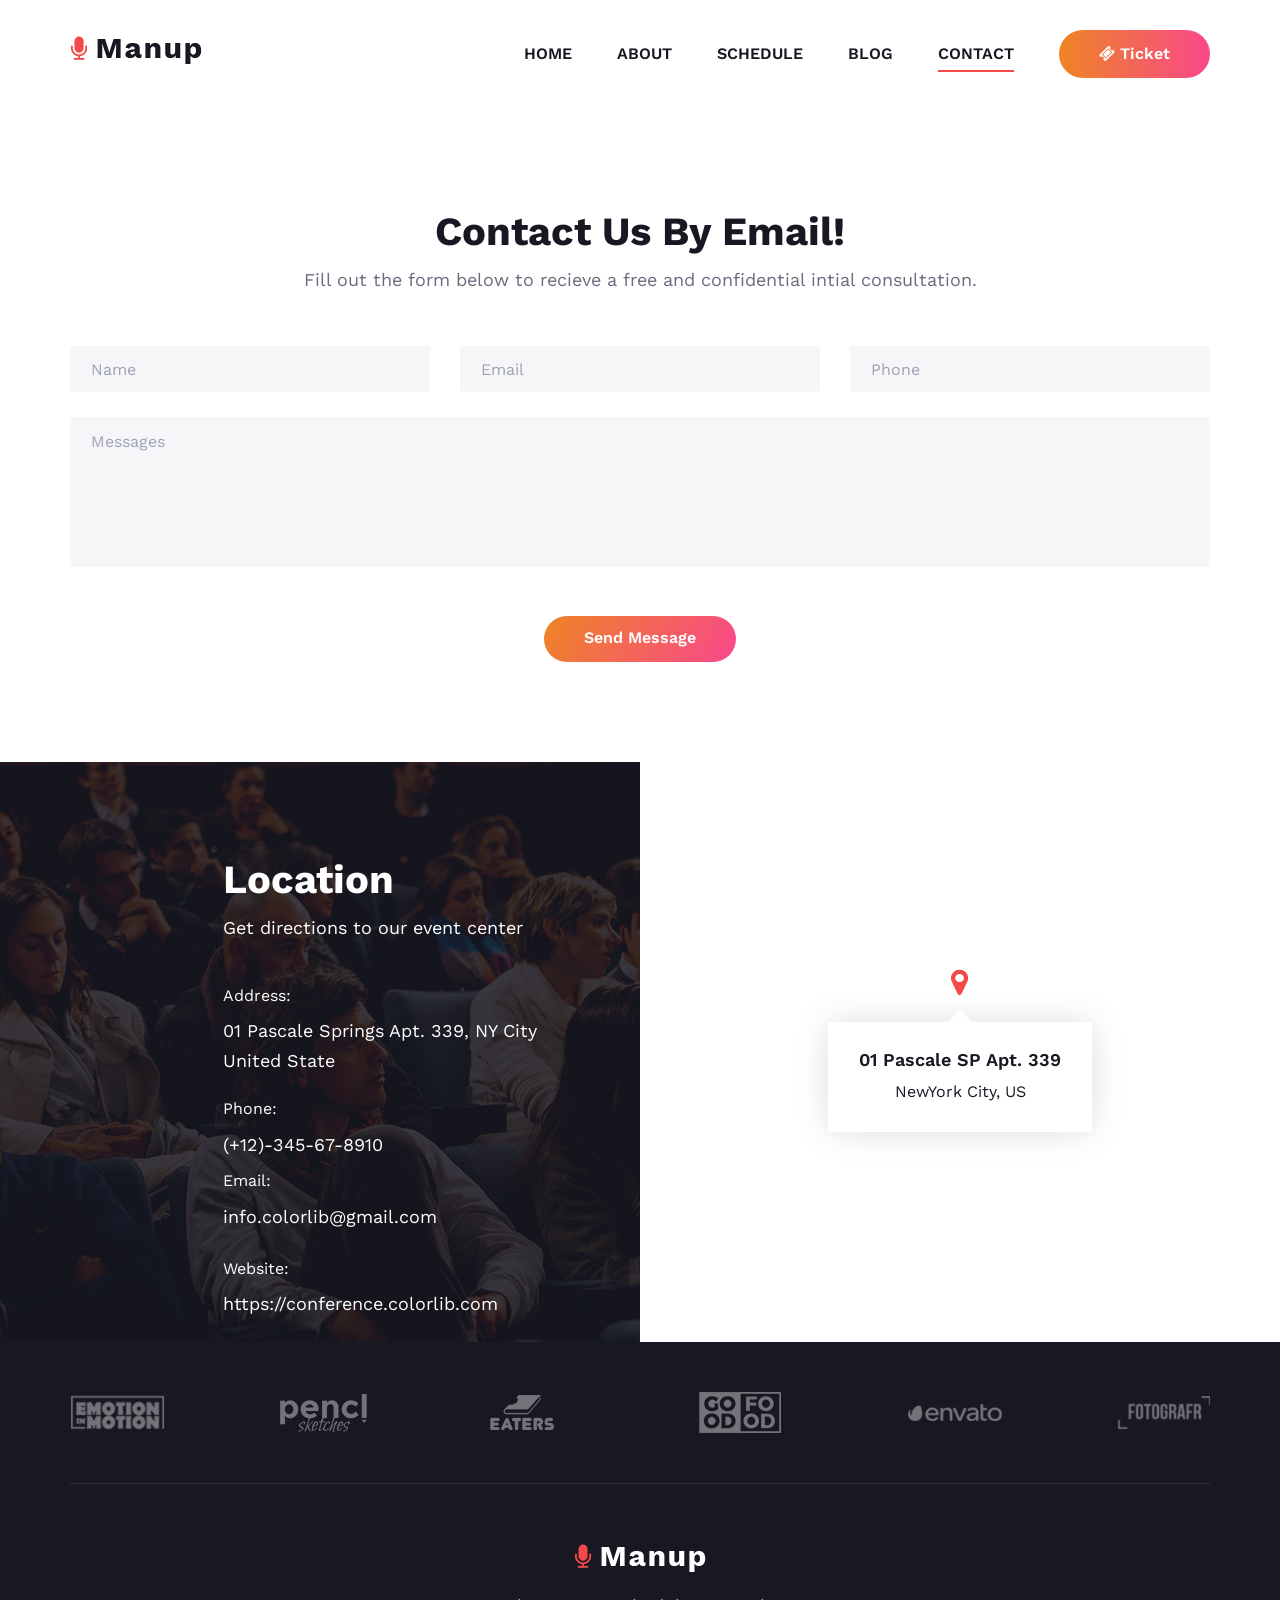
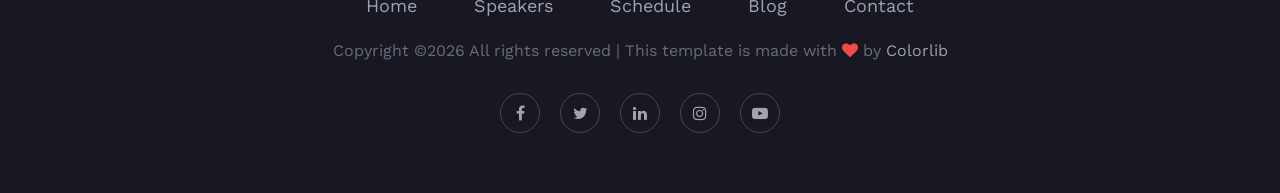
<file: contact.html>
<!DOCTYPE html>
<html lang="zxx">

<head>
    <meta charset="UTF-8">
    <meta name="description" content="Manup Template">
    <meta name="keywords" content="Manup, unica, creative, html">
    <meta name="viewport" content="width=device-width, initial-scale=1.0">
    <meta http-equiv="X-UA-Compatible" content="ie=edge">
    <title>Manup | Template</title>

    <!-- Google Font -->
    <link href="https://fonts.googleapis.com/css?family=Work+Sans:400,500,600,700,800,900&display=swap"
        rel="stylesheet">
    <link href="https://fonts.googleapis.com/css?family=Poppins:400,500,600,700&display=swap" rel="stylesheet">


    <!-- Css Styles -->
    <link rel="stylesheet" href="css/bootstrap.min.css" type="text/css">
    <link rel="stylesheet" href="css/font-awesome.min.css" type="text/css">
    <link rel="stylesheet" href="css/elegant-icons.css" type="text/css">
    <link rel="stylesheet" href="css/owl.carousel.min.css" type="text/css">
    <link rel="stylesheet" href="css/magnific-popup.css" type="text/css">
    <link rel="stylesheet" href="css/slicknav.min.css" type="text/css">
    <link rel="stylesheet" href="css/style.css" type="text/css">
</head>

<body>
    <!-- Page Preloder -->
    <div id="preloder">
        <div class="loader"></div>
    </div>

    <!-- Header Section Begin -->
       <header class="header-section">
        <div class="container">
            <div class="logo">
                <a href="./index.html">
                    <img src="img/logo.png" alt="">
                </a>
            </div>
            <div class="nav-menu">
                <nav class="mainmenu mobile-menu">
                    <ul>
                        <li><a href="index.html">Home</a></li>
                        <li><a href="about-us.html">About</a></li>
                      
                        <li><a href="schedule.html">Schedule</a></li>
                        <li><a href="blog.html">Blog</a></li>
                        <li class="active"><a href="contact.html">Contact</a></li>
                    </ul>
                </nav>
                <a href="tickets.html" class="primary-btn top-btn">
    <i class="fa fa-ticket"></i> Ticket
</a>
            </div>
            <div id="mobile-menu-wrap"></div>
        </div>
    </header>

    <!-- Header End -->
    <!-- Contact Form Section Begin -->
    <section class="contact-from-section spad">
        <div class="container">
            <div class="row">
                <div class="col-lg-12">
                    <div class="section-title">
                        <h2>Contact Us By Email!</h2>
                        <p>Fill out the form below to recieve a free and confidential intial consultation.</p>
                    </div>
                </div>
            </div>
            <div class="row">
                <div class="col-lg-12">
                    <form action="#" class="comment-form contact-form">
                        <div class="row">
                            <div class="col-lg-4">
                                <input type="text" placeholder="Name">
                            </div>
                            <div class="col-lg-4">
                                <input type="text" placeholder="Email">
                            </div>
                            <div class="col-lg-4">
                                <input type="text" placeholder="Phone">
                            </div>
                            <div class="col-lg-12 text-center">
                                <textarea placeholder="Messages"></textarea>
                                <button type="submit" class="site-btn">Send Message</button>
                            </div>
                        </div>
                    </form>
                </div>
            </div>
        </div>
    </section>
    <!-- Contact Form Section End -->

    <!-- Contact Top Content Section Begin -->
    <section class="contact-content-section">
        <div class="container-fluid">
            <div class="row">
                <div class="col-lg-6">
                    <div class="cc-text set-bg" data-setbg="img/contact-content-bg.jpg">
                        <div class="row">
                            <div class="col-lg-8 offset-lg-4">
                                <div class="section-title">
                                    <h2>Location</h2>
                                    <p>Get directions to our event center</p>
                                </div>
                                <div class="cs-text">
                                    <div class="ct-address">
                                        <span>Address:</span>
                                        <p>01 Pascale Springs Apt. 339, NY City <br />United State</p>
                                    </div>
                                    <ul>
                                        <li>
                                            <span>Phone:</span>
                                            (+12)-345-67-8910
                                        </li>
                                        <li>
                                            <span>Email:</span>
                                            info.colorlib@gmail.com
                                        </li>
                                    </ul>
                                    <div class="ct-links">
                                        <span>Website:</span>
                                        <p>https://conference.colorlib.com</p>
                                    </div>
                                </div>
                            </div>
                        </div>
                    </div>
                </div>
                <div class="col-lg-6">
                    <div class="cc-map">
                        <iframe
                            src="https://www.google.com/maps/embed?pb=!1m18!1m12!1m3!1d105718.20476932525!2d-118.28504975143346!3d34.10298127166687!2m3!1f0!2f0!3f0!3m2!1i1024!2i768!4f13.1!3m3!1m2!1s0x80c2c6badc8521ad%3A0x7ad323479ca23922!2sNortheast%20Los%20Angeles%2C%20Los%20Angeles%2C%20CA%2C%20USA!5e0!3m2!1sen!2sbd!4v1579884986183!5m2!1sen!2sbd"
                            height="580" style="border:0;" allowfullscreen=""></iframe>
                        <div class="map-hover">
                            <i class="fa fa-map-marker"></i>
                            <div class="map-hover-inner">
                                <h5>01 Pascale SP Apt. 339</h5>
                                <p>NewYork City, US</p>
                            </div>
                        </div>
                    </div>
                </div>
            </div>
        </div>
    </section>
    <!-- Contact Top Content Section End -->


    <!-- Footer Section Begin -->
    <footer class="footer-section">
        <div class="container">
            <div class="partner-logo owl-carousel">
                <a href="#" class="pl-table">
                    <div class="pl-tablecell">
                        <img src="img/partner-logo/logo-1.png" alt="">
                    </div>
                </a>
                <a href="#" class="pl-table">
                    <div class="pl-tablecell">
                        <img src="img/partner-logo/logo-2.png" alt="">
                    </div>
                </a>
                <a href="#" class="pl-table">
                    <div class="pl-tablecell">
                        <img src="img/partner-logo/logo-3.png" alt="">
                    </div>
                </a>
                <a href="#" class="pl-table">
                    <div class="pl-tablecell">
                        <img src="img/partner-logo/logo-4.png" alt="">
                    </div>
                </a>
                <a href="#" class="pl-table">
                    <div class="pl-tablecell">
                        <img src="img/partner-logo/logo-5.png" alt="">
                    </div>
                </a>
                <a href="#" class="pl-table">
                    <div class="pl-tablecell">
                        <img src="img/partner-logo/logo-6.png" alt="">
                    </div>
                </a>
            </div>
            <div class="row">
                <div class="col-lg-12">
                    <div class="footer-text">
                        <div class="ft-logo">
                            <a href="#" class="footer-logo"><img src="img/footer-logo.png" alt=""></a>
                        </div>
                        <ul>
                            <li><a href="#">Home</a></li>
                            <li><a href="#">Speakers</a></li>
                            <li><a href="#">Schedule</a></li>
                            <li><a href="#">Blog</a></li>
                            <li><a href="#">Contact</a></li>
                        </ul>
                        <div class="copyright-text"><p><!-- Link back to Colorlib can't be removed. Template is licensed under CC BY 3.0. -->
  Copyright &copy;<script>document.write(new Date().getFullYear());</script> All rights reserved | This template is made with <i class="fa fa-heart" aria-hidden="true"></i> by <a href="https://colorlib.com" target="_blank">Colorlib</a>
  <!-- Link back to Colorlib can't be removed. Template is licensed under CC BY 3.0. --></p></div>
                        <div class="ft-social">
                            <a href="#"><i class="fa fa-facebook"></i></a>
                            <a href="#"><i class="fa fa-twitter"></i></a>
                            <a href="#"><i class="fa fa-linkedin"></i></a>
                            <a href="#"><i class="fa fa-instagram"></i></a>
                            <a href="#"><i class="fa fa-youtube-play"></i></a>
                        </div>
                    </div>
                </div>
            </div>
        </div>
    </footer>
    <!-- Footer Section End -->

    <!-- Js Plugins -->
    <script src="js/jquery-3.3.1.min.js"></script>
    <script src="js/bootstrap.min.js"></script>
    <script src="js/jquery.magnific-popup.min.js"></script>
    <script src="js/jquery.countdown.min.js"></script>
    <script src="js/jquery.slicknav.js"></script>
    <script src="js/owl.carousel.min.js"></script>
    <script src="js/main.js"></script>
</body>

</html>
</file>
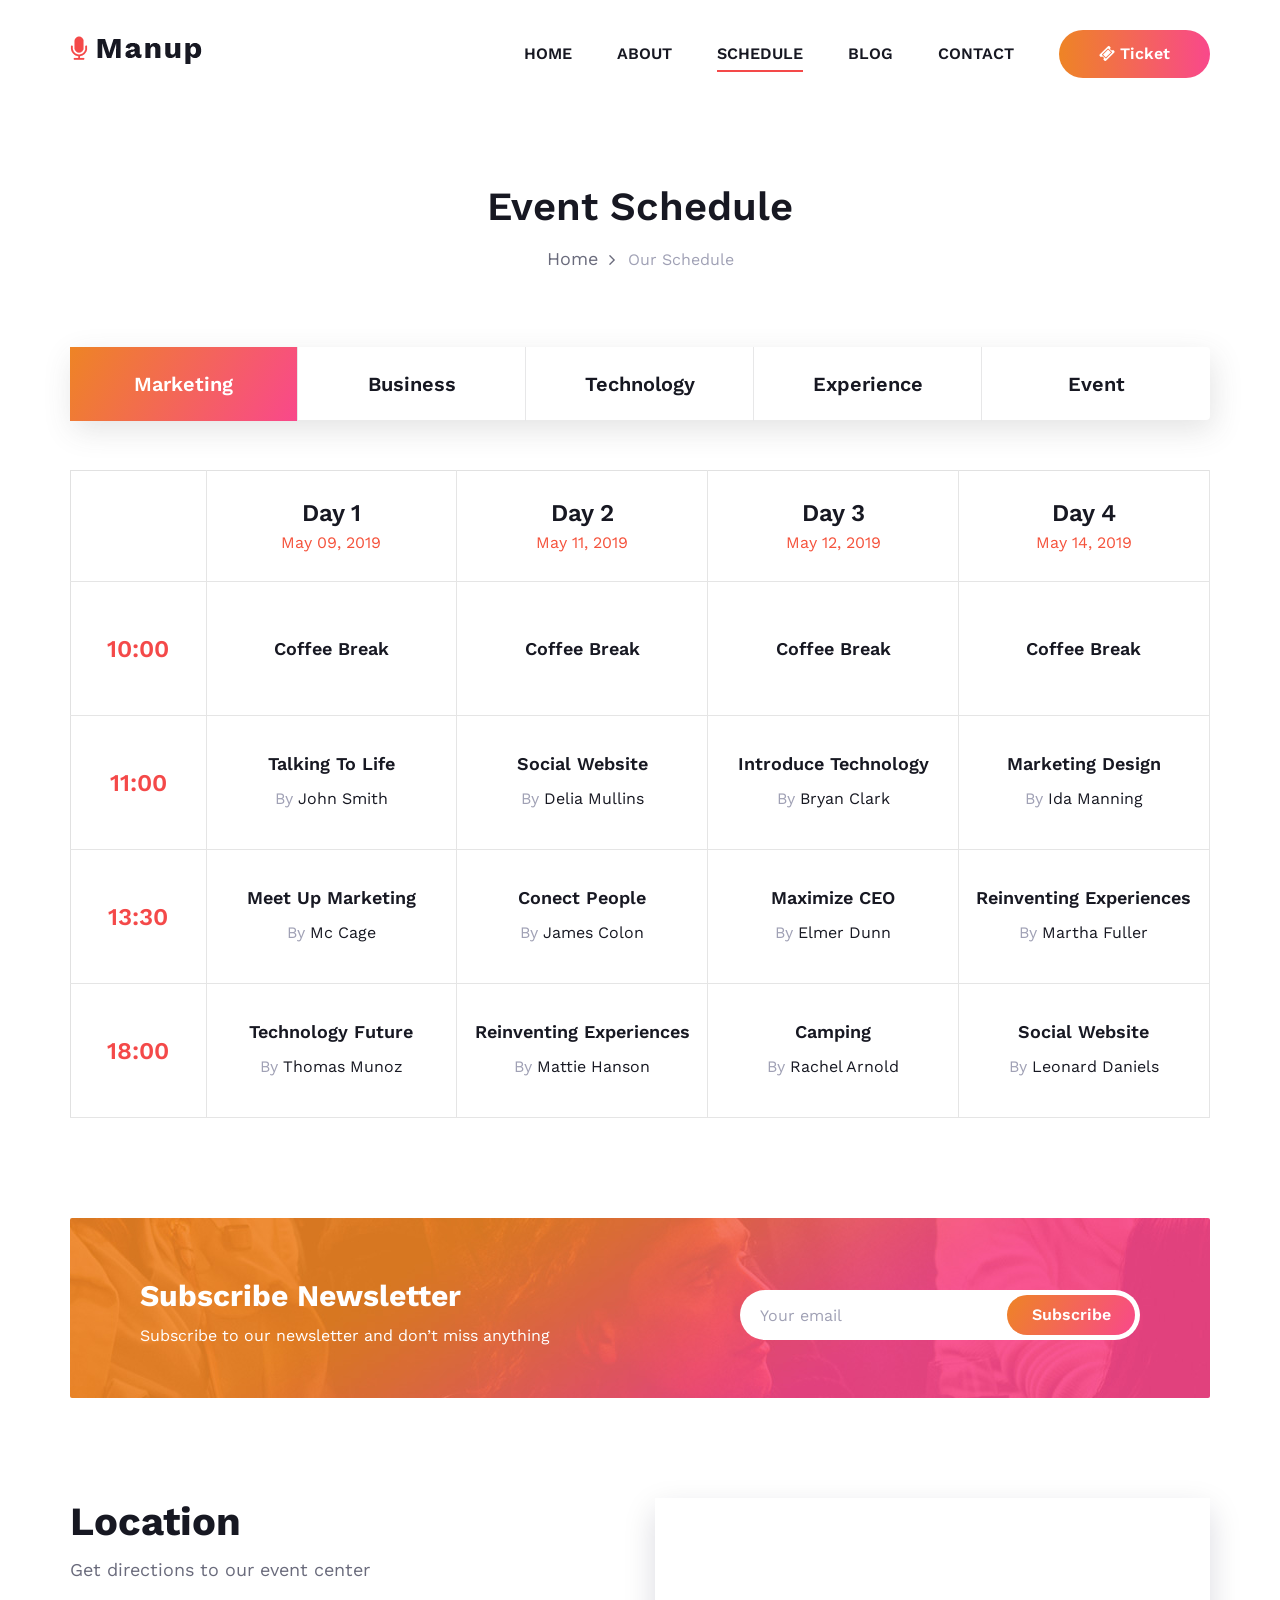
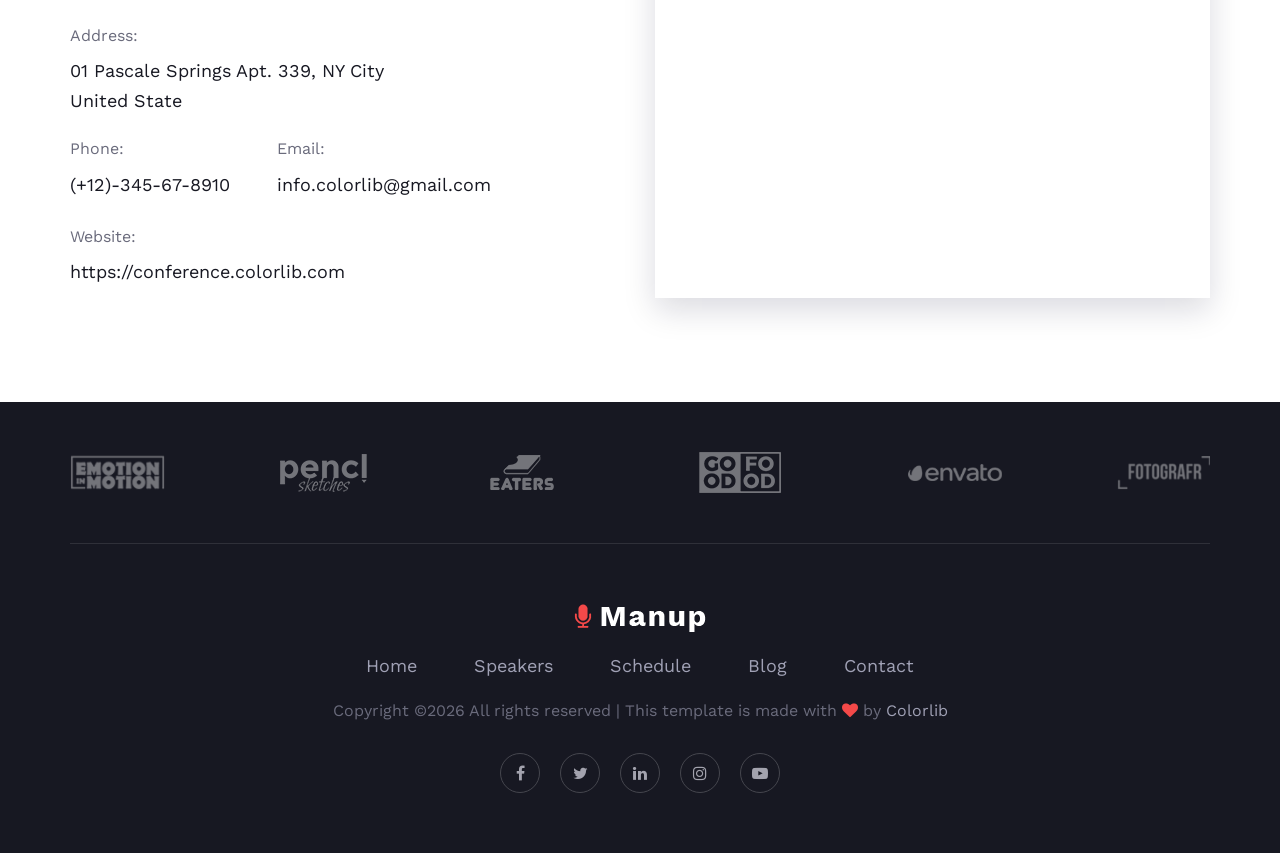
<file: schedule.html>
<!DOCTYPE html>
<html lang="zxx">

<head>
    <meta charset="UTF-8">
    <meta name="description" content="Manup Template">
    <meta name="keywords" content="Manup, unica, creative, html">
    <meta name="viewport" content="width=device-width, initial-scale=1.0">
    <meta http-equiv="X-UA-Compatible" content="ie=edge">
    <title>Manup | Template</title>

    <!-- Google Font -->
    <link href="https://fonts.googleapis.com/css?family=Work+Sans:400,500,600,700,800,900&display=swap"
        rel="stylesheet">
    <link href="https://fonts.googleapis.com/css?family=Poppins:400,500,600,700&display=swap" rel="stylesheet">


    <!-- Css Styles -->
    <link rel="stylesheet" href="css/bootstrap.min.css" type="text/css">
    <link rel="stylesheet" href="css/font-awesome.min.css" type="text/css">
    <link rel="stylesheet" href="css/elegant-icons.css" type="text/css">
    <link rel="stylesheet" href="css/owl.carousel.min.css" type="text/css">
    <link rel="stylesheet" href="css/magnific-popup.css" type="text/css">
    <link rel="stylesheet" href="css/slicknav.min.css" type="text/css">
    <link rel="stylesheet" href="css/style.css" type="text/css">
</head>

<body>
    <!-- Page Preloder -->
    <div id="preloder">
        <div class="loader"></div>
    </div>

    <!-- Header Section Begin -->
       <header class="header-section">
        <div class="container">
            <div class="logo">
                <a href="./index.html">
                    <img src="img/logo.png" alt="">
                </a>
            </div>
            <div class="nav-menu">
                <nav class="mainmenu mobile-menu">
                    <ul>
                        <li><a href="index.html">Home</a></li>
                        <li><a href="about-us.html">About</a></li>
                      
                        <li class="active"><a href="schedule.html">Schedule</a></li>
                        <li><a href="blog.html">Blog</a></li>
                        <li><a href="contact.html">Contact</a></li>
                    </ul>
                </nav>
                <a href="tickets.html" class="primary-btn top-btn">
    <i class="fa fa-ticket"></i> Ticket
</a>
            </div>
            <div id="mobile-menu-wrap"></div>
        </div>
    </header>

    <!-- Header End -->

    <!-- Breadcrumb Section Begin -->
    <section class="breadcrumb-section">
        <div class="container">
            <div class="row">
                <div class="col-lg-12">
                    <div class="breadcrumb-text">
                        <h2>Event Schedule</h2>
                        <div class="bt-option">
                            <a href="#">Home</a>
                            <span>Our Schedule</span>
                        </div>
                    </div>
                </div>
            </div>
        </div>
    </section>
    <!-- Breadcrumb Section End -->

    <!-- Schedule Table Section Begin -->
    <section class="schedule-table-section spad">
        <div class="container">
            <div class="row">
                <div class="col-lg-12">
                    <div class="schedule-table-tab">
                        <ul class="nav nav-tabs" role="tablist">
                            <li class="nav-item">
                                <a class="nav-link active" data-toggle="tab" href="#tabs-1" role="tab">Marketing</a>
                            </li>
                            <li class="nav-item">
                                <a class="nav-link" data-toggle="tab" href="#tabs-2" role="tab">Business</a>
                            </li>
                            <li class="nav-item">
                                <a class="nav-link" data-toggle="tab" href="#tabs-3" role="tab">Technology</a>
                            </li>
                            <li class="nav-item">
                                <a class="nav-link" data-toggle="tab" href="#tabs-4" role="tab">Experience</a>
                            </li>
                            <li class="nav-item">
                                <a class="nav-link" data-toggle="tab" href="#tabs-5" role="tab">Event</a>
                            </li>
                        </ul><!-- Tab panes -->
                        <div class="tab-content">
                            <div class="tab-pane active" id="tabs-1" role="tabpanel">
                                <div class="schedule-table-content">
                                    <table>
                                        <thead>
                                            <tr>
                                                <th></th>
                                                <th>
                                                    <strong>Day 1</strong>
                                                    <span>May 09, 2019</span>
                                                </th>
                                                <th>
                                                    <strong>Day 2</strong>
                                                    <span>May 11, 2019</span>
                                                </th>
                                                <th>
                                                    <strong>Day 3</strong>
                                                    <span>May 12, 2019</span>
                                                </th>
                                                <th>
                                                    <strong>Day 4</strong>
                                                    <span>May 14, 2019</span>
                                                </th>
                                            </tr>
                                        </thead>
                                        <tbody>
                                            <tr>
                                                <td class="event-time">10:00</td>
                                                <td class="break hover-bg">
                                                    <h5>Coffee Break</h5>
                                                </td>
                                                <td class="break hover-bg">
                                                    <h5>Coffee Break</h5>
                                                </td>
                                                <td class="break hover-bg">
                                                    <h5>Coffee Break</h5>
                                                </td>
                                                <td class="break hover-bg">
                                                    <h5>Coffee Break</h5>
                                                </td>
                                            </tr>
                                            <tr>
                                                <td class="event-time">11:00</td>
                                                <td class="hover-bg">
                                                    <h5>Talking To Life</h5>
                                                    <p><span>By</span> John Smith</p>
                                                </td>
                                                <td class="hover-bg">
                                                    <h5>Social Website</h5>
                                                    <p><span>By</span> Delia Mullins</p>
                                                </td>
                                                <td class="hover-bg">
                                                    <h5>Introduce Technology</h5>
                                                    <p><span>By</span> Bryan Clark</p>
                                                </td>
                                                <td class="hover-bg">
                                                    <h5>Marketing Design</h5>
                                                    <p><span>By</span> Ida Manning</p>
                                                </td>
                                            </tr>
                                            <tr>
                                                <td class="event-time">13:30</td>
                                                <td class="hover-bg">
                                                    <h5>Meet Up Marketing</h5>
                                                    <p><span>By</span> Mc Cage</p>
                                                </td>
                                                <td class="hover-bg">
                                                    <h5>Conect People</h5>
                                                    <p><span>By</span> James Colon</p>
                                                </td>
                                                <td class="hover-bg">
                                                    <h5>Maximize CEO</h5>
                                                    <p><span>By</span> Elmer Dunn</p>
                                                </td>
                                                <td class="hover-bg">
                                                    <h5>Reinventing Experiences</h5>
                                                    <p><span>By</span> Martha Fuller</p>
                                                </td>
                                            </tr>
                                            <tr>
                                                <td class="event-time">18:00</td>
                                                <td class="hover-bg">
                                                    <h5>Technology Future</h5>
                                                    <p><span>By</span> Thomas Munoz</p>
                                                </td>
                                                <td class="hover-bg">
                                                    <h5>Reinventing Experiences</h5>
                                                    <p><span>By</span> Mattie Hanson</p>
                                                </td>
                                                <td class="hover-bg">
                                                    <h5>Camping</h5>
                                                    <p><span>By</span> Rachel Arnold</p>
                                                </td>
                                                <td class="hover-bg">
                                                    <h5>Social Website</h5>
                                                    <p><span>By</span> Leonard Daniels</p>
                                                </td>
                                            </tr>
                                        </tbody>
                                    </table>
                                </div>
                            </div>
                            <div class="tab-pane" id="tabs-2" role="tabpanel">
                                <div class="schedule-table-content">
                                    <table>
                                        <thead>
                                            <tr>
                                                <th></th>
                                                <th>
                                                    <strong>Day 1</strong>
                                                    <span>May 09, 2019</span>
                                                </th>
                                                <th>
                                                    <strong>Day 2</strong>
                                                    <span>May 11, 2019</span>
                                                </th>
                                                <th>
                                                    <strong>Day 3</strong>
                                                    <span>May 12, 2019</span>
                                                </th>
                                                <th>
                                                    <strong>Day 4</strong>
                                                    <span>May 14, 2019</span>
                                                </th>
                                            </tr>
                                        </thead>
                                        <tbody>
                                            <tr>
                                                <td class="event-time">15:00</td>
                                                <td class="break hover-bg">
                                                    <h5>Coffee Break</h5>
                                                </td>
                                                <td class="break hover-bg">
                                                    <h5>Coffee Break</h5>
                                                </td>
                                                <td class="break hover-bg">
                                                    <h5>Coffee Break</h5>
                                                </td>
                                                <td class="break hover-bg">
                                                    <h5>Coffee Break</h5>
                                                </td>
                                            </tr>
                                            <tr>
                                                <td class="event-time">16:00</td>
                                                <td class="hover-bg">
                                                    <h5>Talking To Life</h5>
                                                    <p><span>By</span> John Smith</p>
                                                </td>
                                                <td class="hover-bg">
                                                    <h5>Social Website</h5>
                                                    <p><span>By</span> Delia Mullins</p>
                                                </td>
                                                <td class="hover-bg">
                                                    <h5>Introduce Technology</h5>
                                                    <p><span>By</span> Bryan Clark</p>
                                                </td>
                                                <td class="hover-bg">
                                                    <h5>Marketing Design</h5>
                                                    <p><span>By</span> Ida Manning</p>
                                                </td>
                                            </tr>
                                            <tr>
                                                <td class="event-time">17:30</td>
                                                <td class="hover-bg">
                                                    <h5>Meet Up Marketing</h5>
                                                    <p><span>By</span> Mc Cage</p>
                                                </td>
                                                <td class="hover-bg">
                                                    <h5>Conect People</h5>
                                                    <p><span>By</span> James Colon</p>
                                                </td>
                                                <td class="hover-bg">
                                                    <h5>Maximize CEO</h5>
                                                    <p><span>By</span> Elmer Dunn</p>
                                                </td>
                                                <td class="hover-bg">
                                                    <h5>Reinventing Experiences</h5>
                                                    <p><span>By</span> Martha Fuller</p>
                                                </td>
                                            </tr>
                                            <tr>
                                                <td class="event-time">18:00</td>
                                                <td class="hover-bg">
                                                    <h5>Technology Future</h5>
                                                    <p><span>By</span> Thomas Munoz</p>
                                                </td>
                                                <td class="hover-bg">
                                                    <h5>Reinventing Experiences</h5>
                                                    <p><span>By</span> Mattie Hanson</p>
                                                </td>
                                                <td class="hover-bg">
                                                    <h5>Camping</h5>
                                                    <p><span>By</span> Rachel Arnold</p>
                                                </td>
                                                <td class="hover-bg">
                                                    <h5>Social Website</h5>
                                                    <p><span>By</span> Leonard Daniels</p>
                                                </td>
                                            </tr>
                                        </tbody>
                                    </table>
                                </div>
                            </div>
                            <div class="tab-pane" id="tabs-3" role="tabpanel">
                                <div class="schedule-table-content">
                                    <table>
                                        <thead>
                                            <tr>
                                                <th></th>
                                                <th>
                                                    <strong>Day 1</strong>
                                                    <span>May 09, 2019</span>
                                                </th>
                                                <th>
                                                    <strong>Day 2</strong>
                                                    <span>May 11, 2019</span>
                                                </th>
                                                <th>
                                                    <strong>Day 3</strong>
                                                    <span>May 12, 2019</span>
                                                </th>
                                                <th>
                                                    <strong>Day 4</strong>
                                                    <span>May 14, 2019</span>
                                                </th>
                                            </tr>
                                        </thead>
                                        <tbody>
                                            <tr>
                                                <td class="event-time">16:00</td>
                                                <td class="break hover-bg">
                                                    <h5>Coffee Break</h5>
                                                </td>
                                                <td class="break hover-bg">
                                                    <h5>Coffee Break</h5>
                                                </td>
                                                <td class="break hover-bg">
                                                    <h5>Coffee Break</h5>
                                                </td>
                                                <td class="break hover-bg">
                                                    <h5>Coffee Break</h5>
                                                </td>
                                            </tr>
                                            <tr>
                                                <td class="event-time">17:00</td>
                                                <td class="hover-bg">
                                                    <h5>Talking To Life</h5>
                                                    <p><span>By</span> John Smith</p>
                                                </td>
                                                <td class="hover-bg">
                                                    <h5>Social Website</h5>
                                                    <p><span>By</span> Delia Mullins</p>
                                                </td>
                                                <td class="hover-bg">
                                                    <h5>Introduce Technology</h5>
                                                    <p><span>By</span> Bryan Clark</p>
                                                </td>
                                                <td class="hover-bg">
                                                    <h5>Marketing Design</h5>
                                                    <p><span>By</span> Ida Manning</p>
                                                </td>
                                            </tr>
                                            <tr>
                                                <td class="event-time">18:30</td>
                                                <td class="hover-bg">
                                                    <h5>Meet Up Marketing</h5>
                                                    <p><span>By</span> Mc Cage</p>
                                                </td>
                                                <td class="hover-bg">
                                                    <h5>Conect People</h5>
                                                    <p><span>By</span> James Colon</p>
                                                </td>
                                                <td class="hover-bg">
                                                    <h5>Maximize CEO</h5>
                                                    <p><span>By</span> Elmer Dunn</p>
                                                </td>
                                                <td class="hover-bg">
                                                    <h5>Reinventing Experiences</h5>
                                                    <p><span>By</span> Martha Fuller</p>
                                                </td>
                                            </tr>
                                            <tr>
                                                <td class="event-time">19:00</td>
                                                <td class="hover-bg">
                                                    <h5>Technology Future</h5>
                                                    <p><span>By</span> Thomas Munoz</p>
                                                </td>
                                                <td class="hover-bg">
                                                    <h5>Reinventing Experiences</h5>
                                                    <p><span>By</span> Mattie Hanson</p>
                                                </td>
                                                <td class="hover-bg">
                                                    <h5>Camping</h5>
                                                    <p><span>By</span> Rachel Arnold</p>
                                                </td>
                                                <td class="hover-bg">
                                                    <h5>Social Website</h5>
                                                    <p><span>By</span> Leonard Daniels</p>
                                                </td>
                                            </tr>
                                        </tbody>
                                    </table>
                                </div>
                            </div>
                            <div class="tab-pane" id="tabs-4" role="tabpanel">
                                <div class="schedule-table-content">
                                    <table>
                                        <thead>
                                            <tr>
                                                <th></th>
                                                <th>
                                                    <strong>Day 1</strong>
                                                    <span>May 09, 2019</span>
                                                </th>
                                                <th>
                                                    <strong>Day 2</strong>
                                                    <span>May 11, 2019</span>
                                                </th>
                                                <th>
                                                    <strong>Day 3</strong>
                                                    <span>May 12, 2019</span>
                                                </th>
                                                <th>
                                                    <strong>Day 4</strong>
                                                    <span>May 14, 2019</span>
                                                </th>
                                            </tr>
                                        </thead>
                                        <tbody>
                                            <tr>
                                                <td class="event-time">09:00</td>
                                                <td class="break hover-bg">
                                                    <h5>Coffee Break</h5>
                                                </td>
                                                <td class="break hover-bg">
                                                    <h5>Coffee Break</h5>
                                                </td>
                                                <td class="break hover-bg">
                                                    <h5>Coffee Break</h5>
                                                </td>
                                                <td class="break hover-bg">
                                                    <h5>Coffee Break</h5>
                                                </td>
                                            </tr>
                                            <tr>
                                                <td class="event-time">10:00</td>
                                                <td class="hover-bg">
                                                    <h5>Talking To Life</h5>
                                                    <p><span>By</span> John Smith</p>
                                                </td>
                                                <td class="hover-bg">
                                                    <h5>Social Website</h5>
                                                    <p><span>By</span> Delia Mullins</p>
                                                </td>
                                                <td class="hover-bg">
                                                    <h5>Introduce Technology</h5>
                                                    <p><span>By</span> Bryan Clark</p>
                                                </td>
                                                <td class="hover-bg">
                                                    <h5>Marketing Design</h5>
                                                    <p><span>By</span> Ida Manning</p>
                                                </td>
                                            </tr>
                                            <tr>
                                                <td class="event-time">13:30</td>
                                                <td class="hover-bg">
                                                    <h5>Meet Up Marketing</h5>
                                                    <p><span>By</span> Mc Cage</p>
                                                </td>
                                                <td class="hover-bg">
                                                    <h5>Conect People</h5>
                                                    <p><span>By</span> James Colon</p>
                                                </td>
                                                <td class="hover-bg">
                                                    <h5>Maximize CEO</h5>
                                                    <p><span>By</span> Elmer Dunn</p>
                                                </td>
                                                <td class="hover-bg">
                                                    <h5>Reinventing Experiences</h5>
                                                    <p><span>By</span> Martha Fuller</p>
                                                </td>
                                            </tr>
                                            <tr>
                                                <td class="event-time">14:00</td>
                                                <td class="hover-bg">
                                                    <h5>Technology Future</h5>
                                                    <p><span>By</span> Thomas Munoz</p>
                                                </td>
                                                <td class="hover-bg">
                                                    <h5>Reinventing Experiences</h5>
                                                    <p><span>By</span> Mattie Hanson</p>
                                                </td>
                                                <td class="hover-bg">
                                                    <h5>Camping</h5>
                                                    <p><span>By</span> Rachel Arnold</p>
                                                </td>
                                                <td class="hover-bg">
                                                    <h5>Social Website</h5>
                                                    <p><span>By</span> Leonard Daniels</p>
                                                </td>
                                            </tr>
                                        </tbody>
                                    </table>
                                </div>
                            </div>
                            <div class="tab-pane" id="tabs-5" role="tabpanel">
                                <div class="schedule-table-content">
                                    <table>
                                        <thead>
                                            <tr>
                                                <th></th>
                                                <th>
                                                    <strong>Day 1</strong>
                                                    <span>May 09, 2019</span>
                                                </th>
                                                <th>
                                                    <strong>Day 2</strong>
                                                    <span>May 11, 2019</span>
                                                </th>
                                                <th>
                                                    <strong>Day 3</strong>
                                                    <span>May 12, 2019</span>
                                                </th>
                                                <th>
                                                    <strong>Day 4</strong>
                                                    <span>May 14, 2019</span>
                                                </th>
                                            </tr>
                                        </thead>
                                        <tbody>
                                            <tr>
                                                <td class="event-time">20:00</td>
                                                <td class="break hover-bg">
                                                    <h5>Coffee Break</h5>
                                                </td>
                                                <td class="break hover-bg">
                                                    <h5>Coffee Break</h5>
                                                </td>
                                                <td class="break hover-bg">
                                                    <h5>Coffee Break</h5>
                                                </td>
                                                <td class="break hover-bg">
                                                    <h5>Coffee Break</h5>
                                                </td>
                                            </tr>
                                            <tr>
                                                <td class="event-time">22:00</td>
                                                <td class="hover-bg">
                                                    <h5>Talking To Life</h5>
                                                    <p><span>By</span> John Smith</p>
                                                </td>
                                                <td class="hover-bg">
                                                    <h5>Social Website</h5>
                                                    <p><span>By</span> Delia Mullins</p>
                                                </td>
                                                <td class="hover-bg">
                                                    <h5>Introduce Technology</h5>
                                                    <p><span>By</span> Bryan Clark</p>
                                                </td>
                                                <td class="hover-bg">
                                                    <h5>Marketing Design</h5>
                                                    <p><span>By</span> Ida Manning</p>
                                                </td>
                                            </tr>
                                            <tr>
                                                <td class="event-time">23:30</td>
                                                <td class="hover-bg">
                                                    <h5>Meet Up Marketing</h5>
                                                    <p><span>By</span> Mc Cage</p>
                                                </td>
                                                <td class="hover-bg">
                                                    <h5>Conect People</h5>
                                                    <p><span>By</span> James Colon</p>
                                                </td>
                                                <td class="hover-bg">
                                                    <h5>Maximize CEO</h5>
                                                    <p><span>By</span> Elmer Dunn</p>
                                                </td>
                                                <td class="hover-bg">
                                                    <h5>Reinventing Experiences</h5>
                                                    <p><span>By</span> Martha Fuller</p>
                                                </td>
                                            </tr>
                                            <tr>
                                                <td class="event-time">24:00</td>
                                                <td class="hover-bg">
                                                    <h5>Technology Future</h5>
                                                    <p><span>By</span> Thomas Munoz</p>
                                                </td>
                                                <td class="hover-bg">
                                                    <h5>Reinventing Experiences</h5>
                                                    <p><span>By</span> Mattie Hanson</p>
                                                </td>
                                                <td class="hover-bg">
                                                    <h5>Camping</h5>
                                                    <p><span>By</span> Rachel Arnold</p>
                                                </td>
                                                <td class="hover-bg">
                                                    <h5>Social Website</h5>
                                                    <p><span>By</span> Leonard Daniels</p>
                                                </td>
                                            </tr>
                                        </tbody>
                                    </table>
                                </div>
                            </div>
                        </div>
                    </div>
                </div>
            </div>
        </div>
    </section>
    <!-- Schedule Table Section End -->

    <!-- Newslatter Section Begin -->
    <section class="newslatter-section about-newslatter">
        <div class="container">
            <div class="newslatter-inner set-bg" data-setbg="img/newslatter-bg.jpg">
                <div class="ni-text">
                    <h3>Subscribe Newsletter</h3>
                    <p>Subscribe to our newsletter and don’t miss anything</p>
                </div>
                <form action="#" class="ni-form">
                    <input type="text" placeholder="Your email">
                    <button type="submit">Subscribe</button>
                </form>
            </div>
        </div>
    </section>
    <!-- Newslatter Section End -->

    <!-- Contact Section Begin -->
    <section class="contact-section spad">
        <div class="container">
            <div class="row">
                <div class="col-lg-6">
                    <div class="section-title">
                        <h2>Location</h2>
                        <p>Get directions to our event center</p>
                    </div>
                    <div class="cs-text">
                        <div class="ct-address">
                            <span>Address:</span>
                            <p>01 Pascale Springs Apt. 339, NY City <br />United State</p>
                        </div>
                        <ul>
                            <li>
                                <span>Phone:</span>
                                (+12)-345-67-8910
                            </li>
                            <li>
                                <span>Email:</span>
                                info.colorlib@gmail.com
                            </li>
                        </ul>
                        <div class="ct-links">
                            <span>Website:</span>
                            <p>https://conference.colorlib.com</p>
                        </div>
                    </div>
                </div>
                <div class="col-lg-6">
                    <div class="cs-map">
                        <iframe
                            src="https://www.google.com/maps/embed?pb=!1m18!1m12!1m3!1d52901.38789495531!2d-118.19465514866786!3d34.03523211493029!2m3!1f0!2f0!3f0!3m2!1i1024!2i768!4f13.1!3m3!1m2!1s0x80c2cf71ad83ff9f%3A0x518b28657f4543b7!2sEast%20Los%20Angeles%2C%20CA%2C%20USA!5e0!3m2!1sen!2sbd!4v1579763856144!5m2!1sen!2sbd"
                            height="400" style="border:0;" allowfullscreen=""></iframe>
                    </div>
                </div>
            </div>
        </div>
    </section>
    <!-- Contact Section End -->

    <!-- Footer Section Begin -->
    <footer class="footer-section">
        <div class="container">
            <div class="partner-logo owl-carousel">
                <a href="#" class="pl-table">
                    <div class="pl-tablecell">
                        <img src="img/partner-logo/logo-1.png" alt="">
                    </div>
                </a>
                <a href="#" class="pl-table">
                    <div class="pl-tablecell">
                        <img src="img/partner-logo/logo-2.png" alt="">
                    </div>
                </a>
                <a href="#" class="pl-table">
                    <div class="pl-tablecell">
                        <img src="img/partner-logo/logo-3.png" alt="">
                    </div>
                </a>
                <a href="#" class="pl-table">
                    <div class="pl-tablecell">
                        <img src="img/partner-logo/logo-4.png" alt="">
                    </div>
                </a>
                <a href="#" class="pl-table">
                    <div class="pl-tablecell">
                        <img src="img/partner-logo/logo-5.png" alt="">
                    </div>
                </a>
                <a href="#" class="pl-table">
                    <div class="pl-tablecell">
                        <img src="img/partner-logo/logo-6.png" alt="">
                    </div>
                </a>
            </div>
            <div class="row">
                <div class="col-lg-12">
                    <div class="footer-text">
                        <div class="ft-logo">
                            <a href="#" class="footer-logo"><img src="img/footer-logo.png" alt=""></a>
                        </div>
                        <ul>
                            <li><a href="#">Home</a></li>
                            <li><a href="#">Speakers</a></li>
                            <li><a href="#">Schedule</a></li>
                            <li><a href="#">Blog</a></li>
                            <li><a href="#">Contact</a></li>
                        </ul>
                        <div class="copyright-text"><p><!-- Link back to Colorlib can't be removed. Template is licensed under CC BY 3.0. -->
  Copyright &copy;<script>document.write(new Date().getFullYear());</script> All rights reserved | This template is made with <i class="fa fa-heart" aria-hidden="true"></i> by <a href="https://colorlib.com" target="_blank">Colorlib</a>
  <!-- Link back to Colorlib can't be removed. Template is licensed under CC BY 3.0. --></p></div>
                        <div class="ft-social">
                            <a href="#"><i class="fa fa-facebook"></i></a>
                            <a href="#"><i class="fa fa-twitter"></i></a>
                            <a href="#"><i class="fa fa-linkedin"></i></a>
                            <a href="#"><i class="fa fa-instagram"></i></a>
                            <a href="#"><i class="fa fa-youtube-play"></i></a>
                        </div>
                    </div>
                </div>
            </div>
        </div>
    </footer>
    <!-- Footer Section End -->

    <!-- Js Plugins -->
    <script src="js/jquery-3.3.1.min.js"></script>
    <script src="js/bootstrap.min.js"></script>
    <script src="js/jquery.magnific-popup.min.js"></script>
    <script src="js/jquery.countdown.min.js"></script>
    <script src="js/jquery.slicknav.js"></script>
    <script src="js/owl.carousel.min.js"></script>
    <script src="js/main.js"></script>
</body>

</html>
</file>
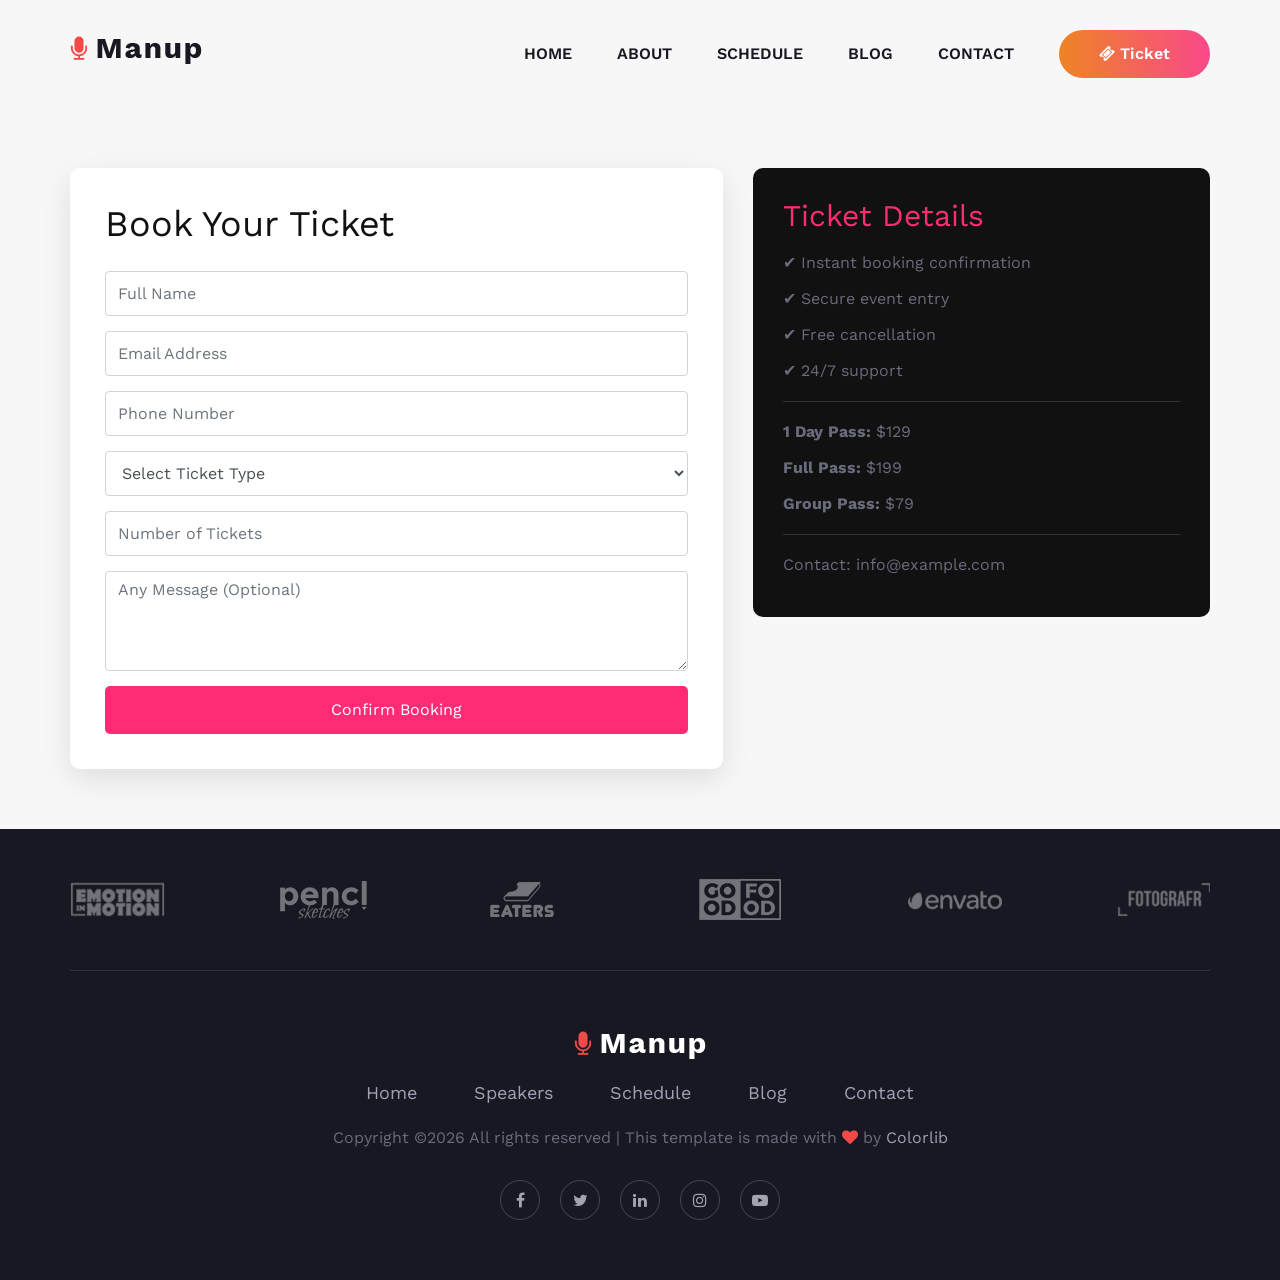
<file: tickets.html>
<!DOCTYPE html>
<html lang="en">

<head>
    <meta charset="UTF-8">
    <meta name="description" content="Manup Template">
    <meta name="keywords" content="Manup, unica, creative, html">
    <meta name="viewport" content="width=device-width, initial-scale=1.0">
    <meta http-equiv="X-UA-Compatible" content="ie=edge">
    <title>Manup | Template</title>

    <!-- Google Font -->
    <link href="https://fonts.googleapis.com/css?family=Work+Sans:400,500,600,700,800,900&display=swap"
        rel="stylesheet">
    <link href="https://fonts.googleapis.com/css?family=Poppins:400,500,600,700&display=swap" rel="stylesheet">


    <!-- Css Styles -->
    <link rel="stylesheet" href="css/bootstrap.min.css" type="text/css">
    <link rel="stylesheet" href="css/font-awesome.min.css" type="text/css">
    <link rel="stylesheet" href="css/elegant-icons.css" type="text/css">
    <link rel="stylesheet" href="css/owl.carousel.min.css" type="text/css">
    <link rel="stylesheet" href="css/magnific-popup.css" type="text/css">
    <link rel="stylesheet" href="css/slicknav.min.css" type="text/css">
    <link rel="stylesheet" href="css/style.css" type="text/css">


    <style>
        body {
            background: #f7f7f7;
        }

        .ticket-hero {
            background: url('img/pricing-bg.jpg') center/cover no-repeat;
            padding: 80px 0;
            color: #fff;
            text-align: center;
        }

        .ticket-section {
            padding: 60px 0;
        }

        .ticket-form {
            background: #fff;
            padding: 35px;
            border-radius: 10px;
            box-shadow: 0 10px 30px rgba(0,0,0,0.1);
        }

        .ticket-form h2 {
            margin-bottom: 25px;
        }

        .form-control {
            height: 45px;
            margin-bottom: 15px;
        }

        textarea.form-control {
            height: 100px;
        }

        .btn-book {
            width: 100%;
            background: #ff2b75;
            color: #fff;
            padding: 12px;
            border: none;
            border-radius: 5px;
            font-size: 16px;
        }

        .btn-book:hover {
            background: #e61f66;
        }

        .info-box {
            background: #111;
            color: #fff;
            padding: 30px;
            border-radius: 10px;
        }

        .info-box h3 {
            color: #ff2b75;
            margin-bottom: 15px;
        }

        .info-box p {
            margin: 8px 0;
        }
    </style>
</head>

<body>

<!-- HERO SECTION -->
    <!-- Header Section Begin -->
    <header class="header-section">
        <div class="container">
            <div class="logo">
                <a href="./index.html">
                    <img src="img/logo.png" alt="">
                </a>
            </div>
            <div class="nav-menu">
                <nav class="mainmenu mobile-menu">
                    <ul>
                        <li><a href="index.html">Home</a></li>
                        <li><a href="about-us.html">About</a></li>
                      
                        <li><a href="schedule.html">Schedule</a></li>
                        <li><a href="blog.html">Blog</a></li>
                        <li><a href="contact.html">Contact</a></li>
                    </ul>
                </nav>
                <a href="tickets.html" class="primary-btn top-btn">
    <i class="fa fa-ticket"></i> Ticket
</a>
            </div>
            <div id="mobile-menu-wrap"></div>
        </div>
    </header>

<section class="ticket-section">
    <div class="container">
        <div class="row">

            <!-- FORM -->
            <div class="col-lg-7">
                <div class="ticket-form">
                    <h2>Book Your Ticket</h2>

                    <form action="#" method="post">

                        <input type="text" class="form-control" placeholder="Full Name" required>

                        <input type="email" class="form-control" placeholder="Email Address" required>

                        <input type="tel" class="form-control" placeholder="Phone Number" required>

                        <select class="form-control" required>
                            <option value="">Select Ticket Type</option>
                            <option>1 Day Pass - $129</option>
                            <option>Full Pass - $199</option>
                            <option>Group Pass - $79</option>
                        </select>

                        <input type="number" class="form-control" placeholder="Number of Tickets" min="1" required>

                        <textarea class="form-control" placeholder="Any Message (Optional)"></textarea>

                        <button type="submit" class="btn-book">Confirm Booking</button>

                    </form>
                </div>
            </div>

            <!-- INFO -->
            <div class="col-lg-5">
                <div class="info-box">
                    <h3>Ticket Details</h3>

                    <p>✔ Instant booking confirmation</p>
                    <p>✔ Secure event entry</p>
                    <p>✔ Free cancellation</p>
                    <p>✔ 24/7 support</p>

                    <hr style="border-color:#333;">

                    <p><strong>1 Day Pass:</strong> $129</p>
                    <p><strong>Full Pass:</strong> $199</p>
                    <p><strong>Group Pass:</strong> $79</p>

                    <hr style="border-color:#333;">

                    <p>Contact: info@example.com</p>
                </div>
            </div>

        </div>
    </div>
</section>
    <footer class="footer-section">
        <div class="container">
            <div class="partner-logo owl-carousel">
                <a href="#" class="pl-table">
                    <div class="pl-tablecell">
                        <img src="img/partner-logo/logo-1.png" alt="">
                    </div>
                </a>
                <a href="#" class="pl-table">
                    <div class="pl-tablecell">
                        <img src="img/partner-logo/logo-2.png" alt="">
                    </div>
                </a>
                <a href="#" class="pl-table">
                    <div class="pl-tablecell">
                        <img src="img/partner-logo/logo-3.png" alt="">
                    </div>
                </a>
                <a href="#" class="pl-table">
                    <div class="pl-tablecell">
                        <img src="img/partner-logo/logo-4.png" alt="">
                    </div>
                </a>
                <a href="#" class="pl-table">
                    <div class="pl-tablecell">
                        <img src="img/partner-logo/logo-5.png" alt="">
                    </div>
                </a>
                <a href="#" class="pl-table">
                    <div class="pl-tablecell">
                        <img src="img/partner-logo/logo-6.png" alt="">
                    </div>
                </a>
            </div>
            <div class="row">
                <div class="col-lg-12">
                    <div class="footer-text">
                        <div class="ft-logo">
                            <a href="#" class="footer-logo"><img src="img/footer-logo.png" alt=""></a>
                        </div>
                        <ul>
                            <li><a href="#">Home</a></li>
                            <li><a href="#">Speakers</a></li>
                            <li><a href="#">Schedule</a></li>
                            <li><a href="#">Blog</a></li>
                            <li><a href="#">Contact</a></li>
                        </ul>
                        <div class="copyright-text"><p><!-- Link back to Colorlib can't be removed. Template is licensed under CC BY 3.0. -->
  Copyright &copy;<script>document.write(new Date().getFullYear());</script> All rights reserved | This template is made with <i class="fa fa-heart" aria-hidden="true"></i> by <a href="https://colorlib.com" target="_blank">Colorlib</a>
  <!-- Link back to Colorlib can't be removed. Template is licensed under CC BY 3.0. --></p></div>
                        <div class="ft-social">
                            <a href="#"><i class="fa fa-facebook"></i></a>
                            <a href="#"><i class="fa fa-twitter"></i></a>
                            <a href="#"><i class="fa fa-linkedin"></i></a>
                            <a href="#"><i class="fa fa-instagram"></i></a>
                            <a href="#"><i class="fa fa-youtube-play"></i></a>
                        </div>
                    </div>
                </div>
            </div>
        </div>
    </footer>
<script src="js/jquery-3.3.1.min.js"></script>
    <script src="js/bootstrap.min.js"></script>
    <script src="js/jquery.magnific-popup.min.js"></script>
    <script src="js/jquery.countdown.min.js"></script>
    <script src="js/jquery.slicknav.js"></script>
    <script src="js/owl.carousel.min.js"></script>
    <script src="js/main.js"></script>
</body>
</html>
</file>
<file: css/elegant-icons.css>
@font-face {
	font-family: 'ElegantIcons';
	src:url('../fonts/ElegantIcons.eot');
	src:url('../fonts/ElegantIcons.eot?#iefix') format('embedded-opentype'),
		url('../fonts/ElegantIcons.woff') format('woff'),
		url('../fonts/ElegantIcons.ttf') format('truetype'),
		url('../fonts/ElegantIcons.svg#ElegantIcons') format('svg');
	font-weight: normal;
	font-style: normal;
}

/* Use the following CSS code if you want to use data attributes for inserting your icons */
[data-icon]:before {
	font-family: 'ElegantIcons';
	content: attr(data-icon);
	speak: none;
	font-weight: normal;
	font-variant: normal;
	text-transform: none;
	line-height: 1;
	-webkit-font-smoothing: antialiased;
	-moz-osx-font-smoothing: grayscale;
}

/* Use the following CSS code if you want to have a class per icon */
/*
Instead of a list of all class selectors,
you can use the generic selector below, but it's slower:
[class*="your-class-prefix"] {
*/
.arrow_up, .arrow_down, .arrow_left, .arrow_right, .arrow_left-up, .arrow_right-up, .arrow_right-down, .arrow_left-down, .arrow-up-down, .arrow_up-down_alt, .arrow_left-right_alt, .arrow_left-right, .arrow_expand_alt2, .arrow_expand_alt, .arrow_condense, .arrow_expand, .arrow_move, .arrow_carrot-up, .arrow_carrot-down, .arrow_carrot-left, .arrow_carrot-right, .arrow_carrot-2up, .arrow_carrot-2down, .arrow_carrot-2left, .arrow_carrot-2right, .arrow_carrot-up_alt2, .arrow_carrot-down_alt2, .arrow_carrot-left_alt2, .arrow_carrot-right_alt2, .arrow_carrot-2up_alt2, .arrow_carrot-2down_alt2, .arrow_carrot-2left_alt2, .arrow_carrot-2right_alt2, .arrow_triangle-up, .arrow_triangle-down, .arrow_triangle-left, .arrow_triangle-right, .arrow_triangle-up_alt2, .arrow_triangle-down_alt2, .arrow_triangle-left_alt2, .arrow_triangle-right_alt2, .arrow_back, .icon_minus-06, .icon_plus, .icon_close, .icon_check, .icon_minus_alt2, .icon_plus_alt2, .icon_close_alt2, .icon_check_alt2, .icon_zoom-out_alt, .icon_zoom-in_alt, .icon_search, .icon_box-empty, .icon_box-selected, .icon_minus-box, .icon_plus-box, .icon_box-checked, .icon_circle-empty, .icon_circle-slelected, .icon_stop_alt2, .icon_stop, .icon_pause_alt2, .icon_pause, .icon_menu, .icon_menu-square_alt2, .icon_menu-circle_alt2, .icon_ul, .icon_ol, .icon_adjust-horiz, .icon_adjust-vert, .icon_document_alt, .icon_documents_alt, .icon_pencil, .icon_pencil-edit_alt, .icon_pencil-edit, .icon_folder-alt, .icon_folder-open_alt, .icon_folder-add_alt, .icon_info_alt, .icon_error-oct_alt, .icon_error-circle_alt, .icon_error-triangle_alt, .icon_question_alt2, .icon_question, .icon_comment_alt, .icon_chat_alt, .icon_vol-mute_alt, .icon_volume-low_alt, .icon_volume-high_alt, .icon_quotations, .icon_quotations_alt2, .icon_clock_alt, .icon_lock_alt, .icon_lock-open_alt, .icon_key_alt, .icon_cloud_alt, .icon_cloud-upload_alt, .icon_cloud-download_alt, .icon_image, .icon_images, .icon_lightbulb_alt, .icon_gift_alt, .icon_house_alt, .icon_genius, .icon_mobile, .icon_tablet, .icon_laptop, .icon_desktop, .icon_camera_alt, .icon_mail_alt, .icon_cone_alt, .icon_ribbon_alt, .icon_bag_alt, .icon_creditcard, .icon_cart_alt, .icon_paperclip, .icon_tag_alt, .icon_tags_alt, .icon_trash_alt, .icon_cursor_alt, .icon_mic_alt, .icon_compass_alt, .icon_pin_alt, .icon_pushpin_alt, .icon_map_alt, .icon_drawer_alt, .icon_toolbox_alt, .icon_book_alt, .icon_calendar, .icon_film, .icon_table, .icon_contacts_alt, .icon_headphones, .icon_lifesaver, .icon_piechart, .icon_refresh, .icon_link_alt, .icon_link, .icon_loading, .icon_blocked, .icon_archive_alt, .icon_heart_alt, .icon_star_alt, .icon_star-half_alt, .icon_star, .icon_star-half, .icon_tools, .icon_tool, .icon_cog, .icon_cogs, .arrow_up_alt, .arrow_down_alt, .arrow_left_alt, .arrow_right_alt, .arrow_left-up_alt, .arrow_right-up_alt, .arrow_right-down_alt, .arrow_left-down_alt, .arrow_condense_alt, .arrow_expand_alt3, .arrow_carrot_up_alt, .arrow_carrot-down_alt, .arrow_carrot-left_alt, .arrow_carrot-right_alt, .arrow_carrot-2up_alt, .arrow_carrot-2dwnn_alt, .arrow_carrot-2left_alt, .arrow_carrot-2right_alt, .arrow_triangle-up_alt, .arrow_triangle-down_alt, .arrow_triangle-left_alt, .arrow_triangle-right_alt, .icon_minus_alt, .icon_plus_alt, .icon_close_alt, .icon_check_alt, .icon_zoom-out, .icon_zoom-in, .icon_stop_alt, .icon_menu-square_alt, .icon_menu-circle_alt, .icon_document, .icon_documents, .icon_pencil_alt, .icon_folder, .icon_folder-open, .icon_folder-add, .icon_folder_upload, .icon_folder_download, .icon_info, .icon_error-circle, .icon_error-oct, .icon_error-triangle, .icon_question_alt, .icon_comment, .icon_chat, .icon_vol-mute, .icon_volume-low, .icon_volume-high, .icon_quotations_alt, .icon_clock, .icon_lock, .icon_lock-open, .icon_key, .icon_cloud, .icon_cloud-upload, .icon_cloud-download, .icon_lightbulb, .icon_gift, .icon_house, .icon_camera, .icon_mail, .icon_cone, .icon_ribbon, .icon_bag, .icon_cart, .icon_tag, .icon_tags, .icon_trash, .icon_cursor, .icon_mic, .icon_compass, .icon_pin, .icon_pushpin, .icon_map, .icon_drawer, .icon_toolbox, .icon_book, .icon_contacts, .icon_archive, .icon_heart, .icon_profile, .icon_group, .icon_grid-2x2, .icon_grid-3x3, .icon_music, .icon_pause_alt, .icon_phone, .icon_upload, .icon_download, .social_facebook, .social_twitter, .social_pinterest, .social_googleplus, .social_tumblr, .social_tumbleupon, .social_wordpress, .social_instagram, .social_dribbble, .social_vimeo, .social_linkedin, .social_rss, .social_deviantart, .social_share, .social_myspace, .social_skype, .social_youtube, .social_picassa, .social_googledrive, .social_flickr, .social_blogger, .social_spotify, .social_delicious, .social_facebook_circle, .social_twitter_circle, .social_pinterest_circle, .social_googleplus_circle, .social_tumblr_circle, .social_stumbleupon_circle, .social_wordpress_circle, .social_instagram_circle, .social_dribbble_circle, .social_vimeo_circle, .social_linkedin_circle, .social_rss_circle, .social_deviantart_circle, .social_share_circle, .social_myspace_circle, .social_skype_circle, .social_youtube_circle, .social_picassa_circle, .social_googledrive_alt2, .social_flickr_circle, .social_blogger_circle, .social_spotify_circle, .social_delicious_circle, .social_facebook_square, .social_twitter_square, .social_pinterest_square, .social_googleplus_square, .social_tumblr_square, .social_stumbleupon_square, .social_wordpress_square, .social_instagram_square, .social_dribbble_square, .social_vimeo_square, .social_linkedin_square, .social_rss_square, .social_deviantart_square, .social_share_square, .social_myspace_square, .social_skype_square, .social_youtube_square, .social_picassa_square, .social_googledrive_square, .social_flickr_square, .social_blogger_square, .social_spotify_square, .social_delicious_square, .icon_printer, .icon_calulator, .icon_building, .icon_floppy, .icon_drive, .icon_search-2, .icon_id, .icon_id-2, .icon_puzzle, .icon_like, .icon_dislike, .icon_mug, .icon_currency, .icon_wallet, .icon_pens, .icon_easel, .icon_flowchart, .icon_datareport, .icon_briefcase, .icon_shield, .icon_percent, .icon_globe, .icon_globe-2, .icon_target, .icon_hourglass, .icon_balance, .icon_rook, .icon_printer-alt, .icon_calculator_alt, .icon_building_alt, .icon_floppy_alt, .icon_drive_alt, .icon_search_alt, .icon_id_alt, .icon_id-2_alt, .icon_puzzle_alt, .icon_like_alt, .icon_dislike_alt, .icon_mug_alt, .icon_currency_alt, .icon_wallet_alt, .icon_pens_alt, .icon_easel_alt, .icon_flowchart_alt, .icon_datareport_alt, .icon_briefcase_alt, .icon_shield_alt, .icon_percent_alt, .icon_globe_alt, .icon_clipboard {
	font-family: 'ElegantIcons';
	speak: none;
	font-style: normal;
	font-weight: normal;
	font-variant: normal;
	text-transform: none;
	line-height: 1;
	-webkit-font-smoothing: antialiased;
}
.arrow_up:before {
	content: "\21";
}
.arrow_down:before {
	content: "\22";
}
.arrow_left:before {
	content: "\23";
}
.arrow_right:before {
	content: "\24";
}
.arrow_left-up:before {
	content: "\25";
}
.arrow_right-up:before {
	content: "\26";
}
.arrow_right-down:before {
	content: "\27";
}
.arrow_left-down:before {
	content: "\28";
}
.arrow-up-down:before {
	content: "\29";
}
.arrow_up-down_alt:before {
	content: "\2a";
}
.arrow_left-right_alt:before {
	content: "\2b";
}
.arrow_left-right:before {
	content: "\2c";
}
.arrow_expand_alt2:before {
	content: "\2d";
}
.arrow_expand_alt:before {
	content: "\2e";
}
.arrow_condense:before {
	content: "\2f";
}
.arrow_expand:before {
	content: "\30";
}
.arrow_move:before {
	content: "\31";
}
.arrow_carrot-up:before {
	content: "\32";
}
.arrow_carrot-down:before {
	content: "\33";
}
.arrow_carrot-left:before {
	content: "\34";
}
.arrow_carrot-right:before {
	content: "\35";
}
.arrow_carrot-2up:before {
	content: "\36";
}
.arrow_carrot-2down:before {
	content: "\37";
}
.arrow_carrot-2left:before {
	content: "\38";
}
.arrow_carrot-2right:before {
	content: "\39";
}
.arrow_carrot-up_alt2:before {
	content: "\3a";
}
.arrow_carrot-down_alt2:before {
	content: "\3b";
}
.arrow_carrot-left_alt2:before {
	content: "\3c";
}
.arrow_carrot-right_alt2:before {
	content: "\3d";
}
.arrow_carrot-2up_alt2:before {
	content: "\3e";
}
.arrow_carrot-2down_alt2:before {
	content: "\3f";
}
.arrow_carrot-2left_alt2:before {
	content: "\40";
}
.arrow_carrot-2right_alt2:before {
	content: "\41";
}
.arrow_triangle-up:before {
	content: "\42";
}
.arrow_triangle-down:before {
	content: "\43";
}
.arrow_triangle-left:before {
	content: "\44";
}
.arrow_triangle-right:before {
	content: "\45";
}
.arrow_triangle-up_alt2:before {
	content: "\46";
}
.arrow_triangle-down_alt2:before {
	content: "\47";
}
.arrow_triangle-left_alt2:before {
	content: "\48";
}
.arrow_triangle-right_alt2:before {
	content: "\49";
}
.arrow_back:before {
	content: "\4a";
}
.icon_minus-06:before {
	content: "\4b";
}
.icon_plus:before {
	content: "\4c";
}
.icon_close:before {
	content: "\4d";
}
.icon_check:before {
	content: "\4e";
}
.icon_minus_alt2:before {
	content: "\4f";
}
.icon_plus_alt2:before {
	content: "\50";
}
.icon_close_alt2:before {
	content: "\51";
}
.icon_check_alt2:before {
	content: "\52";
}
.icon_zoom-out_alt:before {
	content: "\53";
}
.icon_zoom-in_alt:before {
	content: "\54";
}
.icon_search:before {
	content: "\55";
}
.icon_box-empty:before {
	content: "\56";
}
.icon_box-selected:before {
	content: "\57";
}
.icon_minus-box:before {
	content: "\58";
}
.icon_plus-box:before {
	content: "\59";
}
.icon_box-checked:before {
	content: "\5a";
}
.icon_circle-empty:before {
	content: "\5b";
}
.icon_circle-slelected:before {
	content: "\5c";
}
.icon_stop_alt2:before {
	content: "\5d";
}
.icon_stop:before {
	content: "\5e";
}
.icon_pause_alt2:before {
	content: "\5f";
}
.icon_pause:before {
	content: "\60";
}
.icon_menu:before {
	content: "\61";
}
.icon_menu-square_alt2:before {
	content: "\62";
}
.icon_menu-circle_alt2:before {
	content: "\63";
}
.icon_ul:before {
	content: "\64";
}
.icon_ol:before {
	content: "\65";
}
.icon_adjust-horiz:before {
	content: "\66";
}
.icon_adjust-vert:before {
	content: "\67";
}
.icon_document_alt:before {
	content: "\68";
}
.icon_documents_alt:before {
	content: "\69";
}
.icon_pencil:before {
	content: "\6a";
}
.icon_pencil-edit_alt:before {
	content: "\6b";
}
.icon_pencil-edit:before {
	content: "\6c";
}
.icon_folder-alt:before {
	content: "\6d";
}
.icon_folder-open_alt:before {
	content: "\6e";
}
.icon_folder-add_alt:before {
	content: "\6f";
}
.icon_info_alt:before {
	content: "\70";
}
.icon_error-oct_alt:before {
	content: "\71";
}
.icon_error-circle_alt:before {
	content: "\72";
}
.icon_error-triangle_alt:before {
	content: "\73";
}
.icon_question_alt2:before {
	content: "\74";
}
.icon_question:before {
	content: "\75";
}
.icon_comment_alt:before {
	content: "\76";
}
.icon_chat_alt:before {
	content: "\77";
}
.icon_vol-mute_alt:before {
	content: "\78";
}
.icon_volume-low_alt:before {
	content: "\79";
}
.icon_volume-high_alt:before {
	content: "\7a";
}
.icon_quotations:before {
	content: "\7b";
}
.icon_quotations_alt2:before {
	content: "\7c";
}
.icon_clock_alt:before {
	content: "\7d";
}
.icon_lock_alt:before {
	content: "\7e";
}
.icon_lock-open_alt:before {
	content: "\e000";
}
.icon_key_alt:before {
	content: "\e001";
}
.icon_cloud_alt:before {
	content: "\e002";
}
.icon_cloud-upload_alt:before {
	content: "\e003";
}
.icon_cloud-download_alt:before {
	content: "\e004";
}
.icon_image:before {
	content: "\e005";
}
.icon_images:before {
	content: "\e006";
}
.icon_lightbulb_alt:before {
	content: "\e007";
}
.icon_gift_alt:before {
	content: "\e008";
}
.icon_house_alt:before {
	content: "\e009";
}
.icon_genius:before {
	content: "\e00a";
}
.icon_mobile:before {
	content: "\e00b";
}
.icon_tablet:before {
	content: "\e00c";
}
.icon_laptop:before {
	content: "\e00d";
}
.icon_desktop:before {
	content: "\e00e";
}
.icon_camera_alt:before {
	content: "\e00f";
}
.icon_mail_alt:before {
	content: "\e010";
}
.icon_cone_alt:before {
	content: "\e011";
}
.icon_ribbon_alt:before {
	content: "\e012";
}
.icon_bag_alt:before {
	content: "\e013";
}
.icon_creditcard:before {
	content: "\e014";
}
.icon_cart_alt:before {
	content: "\e015";
}
.icon_paperclip:before {
	content: "\e016";
}
.icon_tag_alt:before {
	content: "\e017";
}
.icon_tags_alt:before {
	content: "\e018";
}
.icon_trash_alt:before {
	content: "\e019";
}
.icon_cursor_alt:before {
	content: "\e01a";
}
.icon_mic_alt:before {
	content: "\e01b";
}
.icon_compass_alt:before {
	content: "\e01c";
}
.icon_pin_alt:before {
	content: "\e01d";
}
.icon_pushpin_alt:before {
	content: "\e01e";
}
.icon_map_alt:before {
	content: "\e01f";
}
.icon_drawer_alt:before {
	content: "\e020";
}
.icon_toolbox_alt:before {
	content: "\e021";
}
.icon_book_alt:before {
	content: "\e022";
}
.icon_calendar:before {
	content: "\e023";
}
.icon_film:before {
	content: "\e024";
}
.icon_table:before {
	content: "\e025";
}
.icon_contacts_alt:before {
	content: "\e026";
}
.icon_headphones:before {
	content: "\e027";
}
.icon_lifesaver:before {
	content: "\e028";
}
.icon_piechart:before {
	content: "\e029";
}
.icon_refresh:before {
	content: "\e02a";
}
.icon_link_alt:before {
	content: "\e02b";
}
.icon_link:before {
	content: "\e02c";
}
.icon_loading:before {
	content: "\e02d";
}
.icon_blocked:before {
	content: "\e02e";
}
.icon_archive_alt:before {
	content: "\e02f";
}
.icon_heart_alt:before {
	content: "\e030";
}
.icon_star_alt:before {
	content: "\e031";
}
.icon_star-half_alt:before {
	content: "\e032";
}
.icon_star:before {
	content: "\e033";
}
.icon_star-half:before {
	content: "\e034";
}
.icon_tools:before {
	content: "\e035";
}
.icon_tool:before {
	content: "\e036";
}
.icon_cog:before {
	content: "\e037";
}
.icon_cogs:before {
	content: "\e038";
}
.arrow_up_alt:before {
	content: "\e039";
}
.arrow_down_alt:before {
	content: "\e03a";
}
.arrow_left_alt:before {
	content: "\e03b";
}
.arrow_right_alt:before {
	content: "\e03c";
}
.arrow_left-up_alt:before {
	content: "\e03d";
}
.arrow_right-up_alt:before {
	content: "\e03e";
}
.arrow_right-down_alt:before {
	content: "\e03f";
}
.arrow_left-down_alt:before {
	content: "\e040";
}
.arrow_condense_alt:before {
	content: "\e041";
}
.arrow_expand_alt3:before {
	content: "\e042";
}
.arrow_carrot_up_alt:before {
	content: "\e043";
}
.arrow_carrot-down_alt:before {
	content: "\e044";
}
.arrow_carrot-left_alt:before {
	content: "\e045";
}
.arrow_carrot-right_alt:before {
	content: "\e046";
}
.arrow_carrot-2up_alt:before {
	content: "\e047";
}
.arrow_carrot-2dwnn_alt:before {
	content: "\e048";
}
.arrow_carrot-2left_alt:before {
	content: "\e049";
}
.arrow_carrot-2right_alt:before {
	content: "\e04a";
}
.arrow_triangle-up_alt:before {
	content: "\e04b";
}
.arrow_triangle-down_alt:before {
	content: "\e04c";
}
.arrow_triangle-left_alt:before {
	content: "\e04d";
}
.arrow_triangle-right_alt:before {
	content: "\e04e";
}
.icon_minus_alt:before {
	content: "\e04f";
}
.icon_plus_alt:before {
	content: "\e050";
}
.icon_close_alt:before {
	content: "\e051";
}
.icon_check_alt:before {
	content: "\e052";
}
.icon_zoom-out:before {
	content: "\e053";
}
.icon_zoom-in:before {
	content: "\e054";
}
.icon_stop_alt:before {
	content: "\e055";
}
.icon_menu-square_alt:before {
	content: "\e056";
}
.icon_menu-circle_alt:before {
	content: "\e057";
}
.icon_document:before {
	content: "\e058";
}
.icon_documents:before {
	content: "\e059";
}
.icon_pencil_alt:before {
	content: "\e05a";
}
.icon_folder:before {
	content: "\e05b";
}
.icon_folder-open:before {
	content: "\e05c";
}
.icon_folder-add:before {
	content: "\e05d";
}
.icon_folder_upload:before {
	content: "\e05e";
}
.icon_folder_download:before {
	content: "\e05f";
}
.icon_info:before {
	content: "\e060";
}
.icon_error-circle:before {
	content: "\e061";
}
.icon_error-oct:before {
	content: "\e062";
}
.icon_error-triangle:before {
	content: "\e063";
}
.icon_question_alt:before {
	content: "\e064";
}
.icon_comment:before {
	content: "\e065";
}
.icon_chat:before {
	content: "\e066";
}
.icon_vol-mute:before {
	content: "\e067";
}
.icon_volume-low:before {
	content: "\e068";
}
.icon_volume-high:before {
	content: "\e069";
}
.icon_quotations_alt:before {
	content: "\e06a";
}
.icon_clock:before {
	content: "\e06b";
}
.icon_lock:before {
	content: "\e06c";
}
.icon_lock-open:before {
	content: "\e06d";
}
.icon_key:before {
	content: "\e06e";
}
.icon_cloud:before {
	content: "\e06f";
}
.icon_cloud-upload:before {
	content: "\e070";
}
.icon_cloud-download:before {
	content: "\e071";
}
.icon_lightbulb:before {
	content: "\e072";
}
.icon_gift:before {
	content: "\e073";
}
.icon_house:before {
	content: "\e074";
}
.icon_camera:before {
	content: "\e075";
}
.icon_mail:before {
	content: "\e076";
}
.icon_cone:before {
	content: "\e077";
}
.icon_ribbon:before {
	content: "\e078";
}
.icon_bag:before {
	content: "\e079";
}
.icon_cart:before {
	content: "\e07a";
}
.icon_tag:before {
	content: "\e07b";
}
.icon_tags:before {
	content: "\e07c";
}
.icon_trash:before {
	content: "\e07d";
}
.icon_cursor:before {
	content: "\e07e";
}
.icon_mic:before {
	content: "\e07f";
}
.icon_compass:before {
	content: "\e080";
}
.icon_pin:before {
	content: "\e081";
}
.icon_pushpin:before {
	content: "\e082";
}
.icon_map:before {
	content: "\e083";
}
.icon_drawer:before {
	content: "\e084";
}
.icon_toolbox:before {
	content: "\e085";
}
.icon_book:before {
	content: "\e086";
}
.icon_contacts:before {
	content: "\e087";
}
.icon_archive:before {
	content: "\e088";
}
.icon_heart:before {
	content: "\e089";
}
.icon_profile:before {
	content: "\e08a";
}
.icon_group:before {
	content: "\e08b";
}
.icon_grid-2x2:before {
	content: "\e08c";
}
.icon_grid-3x3:before {
	content: "\e08d";
}
.icon_music:before {
	content: "\e08e";
}
.icon_pause_alt:before {
	content: "\e08f";
}
.icon_phone:before {
	content: "\e090";
}
.icon_upload:before {
	content: "\e091";
}
.icon_download:before {
	content: "\e092";
}
.social_facebook:before {
	content: "\e093";
}
.social_twitter:before {
	content: "\e094";
}
.social_pinterest:before {
	content: "\e095";
}
.social_googleplus:before {
	content: "\e096";
}
.social_tumblr:before {
	content: "\e097";
}
.social_tumbleupon:before {
	content: "\e098";
}
.social_wordpress:before {
	content: "\e099";
}
.social_instagram:before {
	content: "\e09a";
}
.social_dribbble:before {
	content: "\e09b";
}
.social_vimeo:before {
	content: "\e09c";
}
.social_linkedin:before {
	content: "\e09d";
}
.social_rss:before {
	content: "\e09e";
}
.social_deviantart:before {
	content: "\e09f";
}
.social_share:before {
	content: "\e0a0";
}
.social_myspace:before {
	content: "\e0a1";
}
.social_skype:before {
	content: "\e0a2";
}
.social_youtube:before {
	content: "\e0a3";
}
.social_picassa:before {
	content: "\e0a4";
}
.social_googledrive:before {
	content: "\e0a5";
}
.social_flickr:before {
	content: "\e0a6";
}
.social_blogger:before {
	content: "\e0a7";
}
.social_spotify:before {
	content: "\e0a8";
}
.social_delicious:before {
	content: "\e0a9";
}
.social_facebook_circle:before {
	content: "\e0aa";
}
.social_twitter_circle:before {
	content: "\e0ab";
}
.social_pinterest_circle:before {
	content: "\e0ac";
}
.social_googleplus_circle:before {
	content: "\e0ad";
}
.social_tumblr_circle:before {
	content: "\e0ae";
}
.social_stumbleupon_circle:before {
	content: "\e0af";
}
.social_wordpress_circle:before {
	content: "\e0b0";
}
.social_instagram_circle:before {
	content: "\e0b1";
}
.social_dribbble_circle:before {
	content: "\e0b2";
}
.social_vimeo_circle:before {
	content: "\e0b3";
}
.social_linkedin_circle:before {
	content: "\e0b4";
}
.social_rss_circle:before {
	content: "\e0b5";
}
.social_deviantart_circle:before {
	content: "\e0b6";
}
.social_share_circle:before {
	content: "\e0b7";
}
.social_myspace_circle:before {
	content: "\e0b8";
}
.social_skype_circle:before {
	content: "\e0b9";
}
.social_youtube_circle:before {
	content: "\e0ba";
}
.social_picassa_circle:before {
	content: "\e0bb";
}
.social_googledrive_alt2:before {
	content: "\e0bc";
}
.social_flickr_circle:before {
	content: "\e0bd";
}
.social_blogger_circle:before {
	content: "\e0be";
}
.social_spotify_circle:before {
	content: "\e0bf";
}
.social_delicious_circle:before {
	content: "\e0c0";
}
.social_facebook_square:before {
	content: "\e0c1";
}
.social_twitter_square:before {
	content: "\e0c2";
}
.social_pinterest_square:before {
	content: "\e0c3";
}
.social_googleplus_square:before {
	content: "\e0c4";
}
.social_tumblr_square:before {
	content: "\e0c5";
}
.social_stumbleupon_square:before {
	content: "\e0c6";
}
.social_wordpress_square:before {
	content: "\e0c7";
}
.social_instagram_square:before {
	content: "\e0c8";
}
.social_dribbble_square:before {
	content: "\e0c9";
}
.social_vimeo_square:before {
	content: "\e0ca";
}
.social_linkedin_square:before {
	content: "\e0cb";
}
.social_rss_square:before {
	content: "\e0cc";
}
.social_deviantart_square:before {
	content: "\e0cd";
}
.social_share_square:before {
	content: "\e0ce";
}
.social_myspace_square:before {
	content: "\e0cf";
}
.social_skype_square:before {
	content: "\e0d0";
}
.social_youtube_square:before {
	content: "\e0d1";
}
.social_picassa_square:before {
	content: "\e0d2";
}
.social_googledrive_square:before {
	content: "\e0d3";
}
.social_flickr_square:before {
	content: "\e0d4";
}
.social_blogger_square:before {
	content: "\e0d5";
}
.social_spotify_square:before {
	content: "\e0d6";
}
.social_delicious_square:before {
	content: "\e0d7";
}
.icon_printer:before {
	content: "\e103";
}
.icon_calulator:before {
	content: "\e0ee";
}
.icon_building:before {
	content: "\e0ef";
}
.icon_floppy:before {
	content: "\e0e8";
}
.icon_drive:before {
	content: "\e0ea";
}
.icon_search-2:before {
	content: "\e101";
}
.icon_id:before {
	content: "\e107";
}
.icon_id-2:before {
	content: "\e108";
}
.icon_puzzle:before {
	content: "\e102";
}
.icon_like:before {
	content: "\e106";
}
.icon_dislike:before {
	content: "\e0eb";
}
.icon_mug:before {
	content: "\e105";
}
.icon_currency:before {
	content: "\e0ed";
}
.icon_wallet:before {
	content: "\e100";
}
.icon_pens:before {
	content: "\e104";
}
.icon_easel:before {
	content: "\e0e9";
}
.icon_flowchart:before {
	content: "\e109";
}
.icon_datareport:before {
	content: "\e0ec";
}
.icon_briefcase:before {
	content: "\e0fe";
}
.icon_shield:before {
	content: "\e0f6";
}
.icon_percent:before {
	content: "\e0fb";
}
.icon_globe:before {
	content: "\e0e2";
}
.icon_globe-2:before {
	content: "\e0e3";
}
.icon_target:before {
	content: "\e0f5";
}
.icon_hourglass:before {
	content: "\e0e1";
}
.icon_balance:before {
	content: "\e0ff";
}
.icon_rook:before {
	content: "\e0f8";
}
.icon_printer-alt:before {
	content: "\e0fa";
}
.icon_calculator_alt:before {
	content: "\e0e7";
}
.icon_building_alt:before {
	content: "\e0fd";
}
.icon_floppy_alt:before {
	content: "\e0e4";
}
.icon_drive_alt:before {
	content: "\e0e5";
}
.icon_search_alt:before {
	content: "\e0f7";
}
.icon_id_alt:before {
	content: "\e0e0";
}
.icon_id-2_alt:before {
	content: "\e0fc";
}
.icon_puzzle_alt:before {
	content: "\e0f9";
}
.icon_like_alt:before {
	content: "\e0dd";
}
.icon_dislike_alt:before {
	content: "\e0f1";
}
.icon_mug_alt:before {
	content: "\e0dc";
}
.icon_currency_alt:before {
	content: "\e0f3";
}
.icon_wallet_alt:before {
	content: "\e0d8";
}
.icon_pens_alt:before {
	content: "\e0db";
}
.icon_easel_alt:before {
	content: "\e0f0";
}
.icon_flowchart_alt:before {
	content: "\e0df";
}
.icon_datareport_alt:before {
	content: "\e0f2";
}
.icon_briefcase_alt:before {
	content: "\e0f4";
}
.icon_shield_alt:before {
	content: "\e0d9";
}
.icon_percent_alt:before {
	content: "\e0da";
}
.icon_globe_alt:before {
	content: "\e0de";
}
.icon_clipboard:before {
	content: "\e0e6";
}


	.glyph {
		float: left;
		text-align: center;
		padding: .75em;
		margin: .4em 1.5em .75em 0;
		width: 6em;
text-shadow: none;
	}
        .glyph_big {
        font-size: 128px;
        color: #59c5dc;
        float: left;
        margin-right: 20px;
        }

        .glyph div { padding-bottom: 10px;}

	.glyph input {
		font-family: consolas, monospace;
		font-size: 12px;
		width: 100%;
		text-align: center;
		border: 0;
		box-shadow: 0 0 0 1px #ccc;
		padding: .2em;
                -moz-border-radius: 5px;
                -webkit-border-radius: 5px;
	}
	.centered {
		margin-left: auto;
		margin-right: auto;
	}
	.glyph .fs1 {
		font-size: 2em;
	}
</file>
<file: css/style.css>
/******************************************************************
  Template Name: Manup
  Description: Manup Event HTML Template
  Author: Colorlib
  Author URI: http://colorlib.com
  Version: 1.0
  Created: Colorlib
******************************************************************/

/*------------------------------------------------------------------
[Table of contents]

1.  Template default CSS
	1.1	Variables
	1.2	Mixins
	1.3	Flexbox
	1.4	Reset
2.  Helper Css
3.  Header Section
4.  Hero Section
5.  Home About Section
6.  Team Member Section
7.  Pricing Section
8.  Latest Blog Section
9.  Contact
10.  Footer Style

-------------------------------------------------------------------*/

/*----------------------------------------*/

/* Template default CSS
/*----------------------------------------*/

html,
body {
	height: 100%;
	font-family: "Work Sans", sans-serif;
	-webkit-font-smoothing: antialiased;
	font-smoothing: antialiased;
}
/* =========================
   EVENT SECTION
========================= */

.events-section {
    background: #f7f7f7;
}

.event-card {
    background: #ffffff;
    border-radius: 15px;
    overflow: hidden;
    transition: all 0.4s ease;
    box-shadow: 0 10px 30px rgba(0, 0, 0, 0.08);
    height: 100%;
}

.event-card:hover {
    transform: translateY(-10px);
    box-shadow: 0 18px 40px rgba(0, 0, 0, 0.15);
}

.event-image {
    position: relative;
    overflow: hidden;
}

.event-image img {
    width: 100%;
    height: 250px;
    object-fit: cover;
    transition: 0.4s;
}

.event-card:hover .event-image img {
    transform: scale(1.08);
}

.event-date-badge {
    position: absolute;
    top: 20px;
    left: 20px;
    background: #f44949;
    color: #ffffff;
    font-size: 14px;
    font-weight: 700;
    padding: 10px 15px;
    border-radius: 8px;
}

.event-content {
    padding: 30px;
}

.event-category {
    display: inline-block;
    color: #f44949;
    font-size: 14px;
    font-weight: 600;
    margin-bottom: 12px;
}

.event-content h4 {
    font-size: 24px;
    font-weight: 700;
    margin-bottom: 15px;
    line-height: 1.4;
}

.event-content p {
    color: #6b6b6b;
    margin-bottom: 12px;
}

.event-meta {
    margin: 20px 0;
}

.event-meta p {
    margin-bottom: 10px;
    font-size: 15px;
}

.event-meta i {
    color: #f44949;
    margin-right: 8px;
}

.event-content .primary-btn {
    display: inline-block;
    margin-top: 10px;
}
h1,
h2,
h3,
h4,
h5,
h6 {
	margin: 0;
	color: #111111;
	font-weight: 400;
	font-family: "Work Sans", sans-serif;
}

h1 {
	font-size: 70px;
}

h2 {
	font-size: 36px;
}

h3 {
	font-size: 30px;
}

h4 {
	font-size: 24px;
}

h5 {
	font-size: 18px;
}

h6 {
	font-size: 16px;
}

p {
	font-size: 16px;
	font-family: "Work Sans", sans-serif;
	color: #6a6b7c;
	font-weight: 400;
	line-height: 28px;
	margin: 0 0 15px 0;
}

img {
	max-width: 100%;
}

input:focus,
select:focus,
button:focus,
textarea:focus {
	outline: none;
}

a:hover,
a:focus {
	text-decoration: none;
	outline: none;
	color: #fff;
}

ul,
ol {
	padding: 0;
	margin: 0;
}

/*---------------------
  Helper CSS
-----------------------*/

.section-title {
	text-align: center;
	margin-bottom: 52px;
}

.section-title h2 {
	font-size: 40px;
	font-weight: 700;
	color: #171822;
	margin-bottom: 10px;
}

.section-title p {
	font-size: 18px;
	color: #6a6b7c;
	margin-bottom: 0;
}

.set-bg {
	background-repeat: no-repeat;
	background-size: cover;
	background-position: top center;
}

.spad {
	padding-top: 100px;
	padding-bottom: 100px;
}

.spad-2 {
	padding-top: 50px;
	padding-bottom: 70px;
}

.text-white h1,
.text-white h2,
.text-white h3,
.text-white h4,
.text-white h5,
.text-white h6,
.text-white p,
.text-white span,
.text-white li,
.text-white a {
	color: #fff;
}

.bg-gradient,
.bd-text .bd-tag-share .s-share a:hover,
.bh-text .play-btn,
.schedule-table-tab .nav-tabs .nav-item .nav-link.active,
.newslatter-inner .ni-form button,
.latest-item .li-tag,
.price-item .price-btn:hover,
.price-item .pi-price,
.price-item .tr-tag,
.schedule-tab .nav-tabs .nav-item .nav-link.active,
.site-btn {
	background-image: -o-linear-gradient(330deg, #ee8425 0%, #f9488b 100%), -o-linear-gradient(330deg, #ee8425 0%, #f9488b 100%);
	background-image: linear-gradient(120deg, #ee8425 0%, #f9488b 100%), linear-gradient(120deg, #ee8425 0%, #f9488b 100%);
}

/* buttons */

.primary-btn {
	display: inline-block;
	font-size: 16px;
	font-weight: 600;
	padding: 12px 40px;
	color: #ffffff;
	text-align: center;
	border-radius: 50px;
	background-image: -webkit-gradient(linear, left top, right top, from(#ee8425), to(#f9488b)), -webkit-gradient(linear, left top, right top, from(#ee8425), to(#f9488b));
	background-image: -o-linear-gradient(left, #ee8425 0%, #f9488b 100%), -o-linear-gradient(left, #ee8425 0%, #f9488b 100%);
	background-image: linear-gradient(to right, #ee8425 0%, #f9488b 100%), linear-gradient(to right, #ee8425 0%, #f9488b 100%);
}

.site-btn {
	font-size: 16px;
	color: #ffffff;
	font-weight: 600;
	border: none;
	padding: 10px 40px 12px;
	border-radius: 50px;
}

/* Preloder */

#preloder {
	position: fixed;
	width: 100%;
	height: 100%;
	top: 0;
	left: 0;
	z-index: 999999;
	background: #000;
}

.loader {
	width: 40px;
	height: 40px;
	position: absolute;
	top: 50%;
	left: 50%;
	margin-top: -13px;
	margin-left: -13px;
	border-radius: 60px;
	animation: loader 0.8s linear infinite;
	-webkit-animation: loader 0.8s linear infinite;
}

@keyframes loader {
	0% {
		-webkit-transform: rotate(0deg);
		transform: rotate(0deg);
		border: 4px solid #f44336;
		border-left-color: transparent;
	}
	50% {
		-webkit-transform: rotate(180deg);
		transform: rotate(180deg);
		border: 4px solid #673ab7;
		border-left-color: transparent;
	}
	100% {
		-webkit-transform: rotate(360deg);
		transform: rotate(360deg);
		border: 4px solid #f44336;
		border-left-color: transparent;
	}
}

@-webkit-keyframes loader {
	0% {
		-webkit-transform: rotate(0deg);
		border: 4px solid #f44336;
		border-left-color: transparent;
	}
	50% {
		-webkit-transform: rotate(180deg);
		border: 4px solid #673ab7;
		border-left-color: transparent;
	}
	100% {
		-webkit-transform: rotate(360deg);
		border: 4px solid #f44336;
		border-left-color: transparent;
	}
}

/*---------------------
  Header
-----------------------*/

.header-section {
	display: -webkit-box;
	display: -ms-flexbox;
	display: flex;
}

.header-section.header-normal {
	border-bottom: 1px solid #e5e5e5;
}

.logo {
	float: left;
	padding-top: 36px;
	padding-bottom: 37px;
}

.logo a {
	display: inline-block;
}

.nav-menu {
	float: right;
}

.nav-menu .mainmenu {
	display: inline-block;
}

.nav-menu .mainmenu ul li {
	display: inline-block;
	list-style: none;
	margin-right: 40px;
	position: relative;
}

.nav-menu .mainmenu ul li .dropdown {
	position: absolute;
	width: 180px;
	background: #ffffff;
	z-index: 99;
	left: 0;
	top: 130px;
	opacity: 0;
	visibility: hidden;
	-webkit-box-shadow: 4px 13px 30px rgba(0, 0, 0, 0.15);
	box-shadow: 4px 13px 30px rgba(0, 0, 0, 0.15);
	-webkit-transition: all 0.3s;
	-o-transition: all 0.3s;
	transition: all 0.3s;
}

.nav-menu .mainmenu ul li .dropdown li {
	display: block;
	margin-right: 0;
}

.nav-menu .mainmenu ul li .dropdown li a {
	padding: 8px 10px;
	display: block;
	-webkit-transition: all 0.3s;
	-o-transition: all 0.3s;
	transition: all 0.3s;
	text-transform: capitalize;
}

.nav-menu .mainmenu ul li .dropdown li a:hover {
	color: #f44949;
}

.nav-menu .mainmenu ul li .dropdown li a:after {
	display: none;
}

.nav-menu .mainmenu ul li.active a:after {
	opacity: 1;
}

.nav-menu .mainmenu ul li:hover>a:after {
	opacity: 1;
}

.nav-menu .mainmenu ul li:hover .dropdown {
	opacity: 1;
	visibility: visible;
	top: 100px;
}

.nav-menu .mainmenu ul li a {
	font-size: 16px;
	color: #171822;
	text-transform: uppercase;
	font-weight: 600;
	padding: 42px 0;
	position: relative;
	display: inline-block;
}

.nav-menu .mainmenu ul li a:after {
	position: absolute;
	left: 0;
	bottom: 36px;
	height: 2px;
	width: 100%;
	background: #F44949;
	content: "";
	opacity: 0;
	-webkit-transition: all 0.3s;
	-o-transition: all 0.3s;
	transition: all 0.3s;
}

.nav-menu .primary-btn.top-btn {
	margin: 27px 0;
}

.slicknav_menu {
	display: none;
}

/*---------------------
  Hero
-----------------------*/

.hero-section {
	padding-top: 55px;
}

.hero-section .hero-text {
	padding-top: 184px;
}

.hero-section .hero-text span {
	font-size: 16px;
	color: #f44949;
	text-transform: uppercase;
	letter-spacing: 2px;
}

.hero-section .hero-text h2 {
	font-size: 60px;
	color: #ffffff;
	line-height: 72px;
	font-weight: 600;
	margin-top: 24px;
	margin-bottom: 35px;
}

/*---------------------
  Conter
-----------------------*/

.counter-section {
	padding: 40px 0;
}

.counter-section .counter-text span {
	font-size: 16px;
	color: #ffffff;
}

.counter-section .counter-text h3 {
	color: #ffffff;
	font-weight: 700;
	line-height: 38px;
	margin-top: 10px;
}

.counter-section .cd-timer {
	text-align: right;
}

.counter-section .cd-timer .cd-item {
	display: inline-block;
	text-align: center;
	margin-left: 35px;
	height: 120px;
	width: 120px;
	padding-top: 32px;
	position: relative;
}

.counter-section .cd-timer .cd-item:after {
	position: absolute;
	left: 0;
	top: 0;
	width: 100%;
	height: 100%;
	border: 2px solid #ffffff;
	content: "";
	opacity: 0.1;
	border-radius: 4px;
}

.counter-section .cd-timer .cd-item:first-child {
	margin-left: 0;
}

.counter-section .cd-timer .cd-item span {
	font-size: 60px;
	color: #ffffff;
	font-weight: 600;
	line-height: 30px;
}

.counter-section .cd-timer .cd-item p {
	font-size: 18px;
	color: #ffffff;
	margin-bottom: 0;
	line-height: 30px;
}

/*---------------------
  Home About Section
-----------------------*/

.home-about-section {
	padding-bottom: 90px;
}

.ha-pic {
	-webkit-box-shadow: 0px 0px 30px rgba(11, 12, 48, 0.15);
	box-shadow: 0px 0px 30px rgba(11, 12, 48, 0.15);
	margin-right: 30px;
}

.ha-pic img {
	min-width: 100%;
	border-radius: 2px;
}

.ha-text {
	padding-top: 74px;
}

.ha-text h2 {
	color: #171822;
	font-size: 40px;
	font-weight: 700;
	margin-bottom: 32px;
}

.ha-text p {
	margin-bottom: 21px;
}

.ha-text ul {
	margin-bottom: 27px;
}

.ha-text ul li {
	list-style: none;
	font-size: 16px;
	line-height: 30px;
	color: #6a6b7c;
}

.ha-text ul li span {
	color: #f44949;
}

.ha-text .ha-btn {
	font-size: 16px;
	color: #171822;
	font-weight: 600;
	position: relative;
}

.ha-text .ha-btn:before {
	position: absolute;
	left: 0;
	bottom: -6px;
	height: 2px;
	width: 100%;
	background: #f44949;
	content: "";
}

/*---------------------
  Member Item
-----------------------*/

.team-member-section {
	overflow: hidden;
}

.member-item {
	width: 20%;
	float: left;
	height: 420px;
	position: relative;
	overflow: hidden;
}

.member-item:hover .mi-social {
	top: 0;
}

.member-item:hover .mi-text {
	left: 20px;
}

.member-item .mi-social {
	text-align: center;
	position: relative;
	top: -60px;
	-webkit-transition: all 0.3s ease-out;
	-o-transition: all 0.3s ease-out;
	transition: all 0.3s ease-out;
}

.member-item .mi-social .mi-social-inner {
	display: inline-block;
	padding: 10px 23px 8px;
	border-radius: 0 0 4px 4px;
}

.member-item .mi-social .mi-social-inner a {
	display: inline-block;
	font-size: 18px;
	color: #ffffff;
	margin-right: 10px;
}

.member-item .mi-social .mi-social-inner a:last-child {
	margin-right: 0;
}

.member-item .mi-text {
	background: #ffffff;
	padding: 16px 0 18px 25px;
	position: absolute;
	left: -500px;
	bottom: 20px;
	width: calc(100% - 40px);
	-webkit-transition: all 0.5s ease-out;
	-o-transition: all 0.5s ease-out;
	transition: all 0.5s ease-out;
}

.member-item .mi-text h5 {
	font-size: 20px;
	color: #171822;
	font-weight: 600;
	margin-bottom: 5px;
}

.member-item .mi-text span {
	font-size: 16px;
	color: #f44949;
	display: block;
}

/*---------------------
  Schedule Section
-----------------------*/

.schedule-section {
	padding-bottom: 60px;
}

.schedule-tab .nav-tabs {
	border: none;
	border-radius: 2px;
	margin-bottom: 60px;
	-webkit-box-shadow: 3px 10px 30px rgba(74, 74, 77, 0.15);
	box-shadow: 3px 10px 30px rgba(74, 74, 77, 0.15);
}

.schedule-tab .nav-tabs .nav-item {
	border-right: 1px solid #e7e7e8;
	width: 20%;
	text-align: center;
}

.schedule-tab .nav-tabs .nav-item:last-child {
	border-right: none;
}

.schedule-tab .nav-tabs .nav-item .nav-link {
	padding: 14px 0 13px 0;
	border: none;
	border-top-left-radius: 0;
	border-top-right-radius: 0;
}

.schedule-tab .nav-tabs .nav-item .nav-link.active {
	border-radius: 2px;
	border-color: #e7e7e8;
}

.schedule-tab .nav-tabs .nav-item .nav-link.active h5 {
	color: #ffffff;
}

.schedule-tab .nav-tabs .nav-item .nav-link.active p {
	color: #ffffff;
}

.schedule-tab .nav-tabs .nav-item .nav-link h5 {
	color: #171822;
	font-weight: 600;
}

.schedule-tab .nav-tabs .nav-item .nav-link p {
	margin-bottom: 0;
}

.schedule-tab .st-content {
	border: 1px solid #ebebeb;
	border-radius: 2px;
	margin-bottom: 40px;
	-webkit-transition: all 0.3s;
	-o-transition: all 0.3s;
	transition: all 0.3s;
}

.schedule-tab .st-content:hover {
	-webkit-box-shadow: 3px 12px 30px rgba(23, 24, 34, 0.05);
	box-shadow: 3px 12px 30px rgba(23, 24, 34, 0.05);
	border: 1px solid transparent;
}

.schedule-tab .st-content .sc-pic {
	text-align: center;
	padding: 30px 0;
}

.schedule-tab .st-content .sc-pic img {
	height: 120px;
	width: 120px;
	border-radius: 50%;
}

.schedule-tab .st-content .sc-text {
	padding: 58px 0;
}

.schedule-tab .st-content .sc-text h4 {
	color: #171822;
	font-weight: 600;
	margin-bottom: 10px;
}

.schedule-tab .st-content .sc-text ul li {
	list-style: none;
	display: inline-block;
	font-size: 16px;
	color: #6a6b7c;
	margin-right: 25px;
	position: relative;
}

.schedule-tab .st-content .sc-text ul li:last-child:after {
	display: none;
}

.schedule-tab .st-content .sc-text ul li:after {
	position: absolute;
	right: -18px;
	top: 0;
	content: "/";
}

.schedule-tab .st-content .sc-text ul li i {
	color: #f44949;
	font-size: 14px;
}

.schedule-tab .st-content .sc-widget {
	padding: 58px 0;
}

.schedule-tab .st-content .sc-widget li {
	list-style: none;
	font-size: 16px;
	color: #6a6b7c;
	line-height: 32px;
	position: relative;
	padding-left: 22px;
}

.schedule-tab .st-content .sc-widget li i {
	color: #f44949;
	position: absolute;
	left: 0;
	top: 7px;
}

/*---------------------
  Pricing Section
-----------------------*/

.pricing-section {
	padding-top: 90px;
	padding-bottom: 80px;
}

.pricing-section .section-title {
	margin-bottom: 88px;
}

.pricing-section .section-title h2 {
	color: #ffffff;
}

.pricing-section .section-title p {
	color: #a0a1b5;
}

.price-item {
	background: #ffffff;
	text-align: center;
	padding-top: 34px;
	padding-bottom: 18px;
	position: relative;
	border-radius: 2px;
	margin-bottom: 40px;
}

.price-item.top-rated {
	margin-top: -36px;
}

.price-item .tr-tag {
	width: 28px;
	height: 50px;
	line-height: 38px;
	-webkit-clip-path: polygon(100% 0%, 100% 100%, 50% 65%, 0% 100%, 0% 0%);
	clip-path: polygon(100% 0%, 100% 100%, 50% 65%, 0% 100%, 0% 0%);
	position: absolute;
	right: 26px;
	top: 0;
}

.price-item .tr-tag i {
	color: #ffffff;
}

.price-item h4 {
	color: #171822;
	font-weight: 700;
	text-transform: uppercase;
	margin-bottom: 26px;
}

.price-item .pi-price {
	padding-top: 16px;
	padding-bottom: 14px;
	margin-bottom: 38px;
}

.price-item .pi-price h2 {
	font-size: 60px;
	color: #ffffff;
	font-family: "Poppins", sans-serif;
	font-weight: 600;
	display: inline-block;
	position: relative;
	padding-left: 20px;
}

.price-item .pi-price h2 span {
	font-size: 30px;
	position: absolute;
	left: 0px;
	top: 9px;
}

.price-item ul li {
	list-style: none;
	font-size: 16px;
	color: #6a6b7c;
	line-height: 38px;
}

.price-item .price-btn {
	font-size: 16px;
	color: #171822;
	font-weight: 600;
	display: inline-block;
	background: #ffffff;
	padding: 10px 85px;
	border-radius: 50px;
	-webkit-box-shadow: 0px 6px 20px rgba(0, 0, 0, 0.15);
	box-shadow: 0px 6px 20px rgba(0, 0, 0, 0.15);
	position: relative;
	bottom: -39px;
	-webkit-transition: all 0.3s;
	-o-transition: all 0.3s;
	transition: all 0.3s;
}

.price-item .price-btn:hover {
	color: #ffffff;
}

.price-item .price-btn:hover span {
	color: #ffffff;
}

.price-item .price-btn span {
	color: #f44949;
	position: relative;
	top: 3px;
	-webkit-transition: all 0.3s;
	-o-transition: all 0.3s;
	transition: all 0.3s;
}

/*---------------------
  Latest Blog
-----------------------*/

.latest-blog {
	background: #f4f6f8;
	padding-bottom: 160px;
}

.latest-item {
	height: 255px;
	position: relative;
	margin-bottom: 40px;
	margin-left: 15px;
	border-radius: 2px;
	-webkit-box-shadow: 0px 0px 30px rgba(79, 84, 139, 0.15);
	box-shadow: 0px 0px 30px rgba(79, 84, 139, 0.15);
}

.latest-item.large-item {
	height: 550px;
	margin-right: 15px;
	margin-left: 0;
}

.latest-item.large-item .li-tag {
	left: 40px;
	top: 40px;
}

.latest-item.large-item .li-text {
	padding: 0 40px;
	bottom: 35px;
}

.latest-item.large-item .li-text h4 {
	margin-bottom: 17px;
}

.latest-item.large-item .li-text h4 a {
	color: #ffffff;
	font-weight: 600;
	line-height: 36px;
}

.latest-item.large-item .li-text span {
	font-size: 16px;
	color: #ffffff;
}

.latest-item.large-item .li-text span i {
	color: #f44949;
}

.latest-item .li-tag {
	font-size: 14px;
	color: #ffffff;
	display: inline-block;
	padding: 5px 18px;
	border-radius: 2px;
	position: absolute;
	left: 30px;
	top: 30px;
}

.latest-item .li-text {
	position: absolute;
	left: 0;
	bottom: 26px;
	width: 100%;
	padding: 0 30px;
}

.latest-item .li-text h5 {
	margin-bottom: 5px;
}

.latest-item .li-text h5 a {
	display: block;
	color: #ffffff;
	font-weight: 600;
	line-height: 30px;
}

.latest-item .li-text span {
	font-size: 14px;
	color: #ffffff;
}

.latest-item .li-text span i {
	color: #f44949;
}

/*---------------------
  Newslatter Section
-----------------------*/

.newslatter-section.about-newslatter .newslatter-inner {
	margin-top: 0;
}

.newslatter-inner {
	padding: 60px 70px 48px;
	overflow: hidden;
	border-radius: 2px;
	margin-top: -100px;
}

.newslatter-inner .ni-text {
	float: left;
}

.newslatter-inner .ni-text h3 {
	color: #ffffff;
	font-weight: 700;
	margin-bottom: 8px;
}

.newslatter-inner .ni-text p {
	color: #ffffff;
	margin-bottom: 0;
}

.newslatter-inner .ni-form {
	width: 400px;
	position: relative;
	float: right;
	margin-top: 12px;
}

.newslatter-inner .ni-form input {
	width: 100%;
	height: 50px;
	font-size: 16px;
	color: #a0a1b5;
	padding-left: 20px;
	background: #ffffff;
	border-radius: 50px;
	border: none;
	padding-right: 140px;
}

.newslatter-inner .ni-form input::-webkit-input-placeholder {
	color: #a0a1b5;
}

.newslatter-inner .ni-form input::-moz-placeholder {
	color: #a0a1b5;
}

.newslatter-inner .ni-form input:-ms-input-placeholder {
	color: #a0a1b5;
}

.newslatter-inner .ni-form input::-ms-input-placeholder {
	color: #a0a1b5;
}

.newslatter-inner .ni-form input::placeholder {
	color: #a0a1b5;
}

.newslatter-inner .ni-form button {
	width: 128px;
	height: 40px;
	text-align: center;
	border: none;
	color: #ffffff;
	font-size: 16px;
	font-weight: 600;
	border-radius: 50px;
	position: absolute;
	right: 5px;
	top: 5px;
}

/*---------------------
  Home Contact 
-----------------------*/

.contact-section .section-title {
	text-align: left;
	margin-bottom: 40px;
}

.cs-text .ct-address span {
	font-size: 16px;
	color: #6a6b7c;
}

.cs-text .ct-address p {
	font-size: 18px;
	color: #171822;
	line-height: 30px;
	margin-top: 8px;
}

.cs-text ul {
	margin-bottom: 22px;
}

.cs-text ul li {
	font-size: 18px;
	color: #171822;
	line-height: 36px;
	list-style-type: none;
	display: inline-block;
	margin-right: 42px;
}

.cs-text ul li:last-child {
	margin-right: 0;
}

.cs-text ul li span {
	font-size: 16px;
	color: #6a6b7c;
	display: block;
}

.cs-text .ct-links span {
	font-size: 16px;
	color: #6a6b7c;
}

.cs-text .ct-links p {
	font-size: 18px;
	color: #171822;
	line-height: 30px;
	margin-top: 8px;
}

.cs-map {
	height: 400px;
	-webkit-box-shadow: 0px 12px 30px rgba(11, 12, 48, 0.15);
	box-shadow: 0px 12px 30px rgba(11, 12, 48, 0.15);
}

.cs-map iframe {
	width: 100%;
}

/*---------------------
  Footer
-----------------------*/

.footer-section {
	background: #171822;
	padding-top: 50px;
	padding-bottom: 60px;
}

.partner-logo {
	padding-bottom: 50px;
	border-bottom: 1px solid #2f3039;
}

.partner-logo .pl-table {
	display: inline-block;
	display: table;
}

.partner-logo .pl-table .pl-tablecell {
	display: table-cell;
	vertical-align: middle;
	height: 41px;
}

.footer-text {
	text-align: center;
	padding-top: 60px;
}

.footer-text .ft-logo {
	margin-bottom: 20px;
}

.footer-text .ft-logo a {
	display: inline-block;
}

.footer-text ul {
	margin-bottom: 18px;
}

.footer-text ul li {
	list-style: none;
	display: inline-block;
	margin-right: 52px;
}

.footer-text ul li:last-child {
	margin-right: 0;
}

.footer-text ul li a {
	font-size: 18px;
	color: #a0a1b5;
	display: inline-block;
	-webkit-transition: all 0.3s;
	-o-transition: all 0.3s;
	transition: all 0.3s;
}

.footer-text ul li a:hover {
	color: #f44949;
}

.footer-text .copyright-text {
	font-size: 14px;
	color: #a0a1b5;
	margin-bottom: 28px;
}

.footer-text .copyright-text i {
	color: #f44949;
}

.footer-text .copyright-text a {
	color: #a0a1b5;
}

.footer-text .copyright-text a:hover {
	color: #f44949;
}

.footer-text .ft-social a {
	display: inline-block;
	width: 40px;
	height: 40px;
	text-align: center;
	line-height: 40px;
	font-size: 16px;
	color: #a3a3ae;
	border: 1px solid #45464e;
	border-radius: 50%;
	margin-right: 15px;
}

.footer-text .ft-social a:last-child {
	margin-right: 0;
}

/* ----------------------------------- Other Pages Styles ------------------------------- */

/*---------------------
  Breadcrumb
-----------------------*/

.breadcrumb-section {
	padding: 75px 0 75px;
}

.breadcrumb-text {
	text-align: center;
}

.breadcrumb-text h2 {
	font-size: 40px;
	color: #171822;
	font-weight: 600;
	margin-bottom: 14px;
}

.breadcrumb-text .bt-option a {
	font-size: 18px;
	color: #6a6b7c;
	display: inline-block;
	margin-right: 25px;
	position: relative;
}

.breadcrumb-text .bt-option a:after {
	position: absolute;
	right: -17px;
	top: 2px;
	content: "";
	font-family: "FontAwesome";
}

.breadcrumb-text .bt-option span {
	display: inline-block;
	color: #a0a1b5;
}

/*---------------------
  About Section
-----------------------*/

.about-section {
	padding-top: 0;
	padding-bottom: 90px;
}

.about-section .section-title {
	text-align: left;
}

.about-section .section-title h2 {
	margin-bottom: 20px;
}

.about-section .section-title p {
	font-size: 16px;
}

.about-section .section-title p.f-para {
	margin-bottom: 20px;
}

.about-pic {
	-webkit-box-shadow: 0px 0px 30px rgba(11, 12, 48, 0.15);
	box-shadow: 0px 0px 30px rgba(11, 12, 48, 0.15);
}

.about-pic img {
	min-width: 100%;
}

.about-text {
	padding-top: 20px;
}

.about-text h3 {
	color: #171822;
	font-weight: 600;
	margin-bottom: 25px;
}

.about-text p {
	margin-bottom: 20px;
}

.about-text ul li {
	font-size: 16px;
	color: #6a6b7c;
	line-height: 30px;
	list-style: none;
}

.about-text ul li span {
	color: #f44949;
}

/*---------------------
  Story Section
-----------------------*/

.story-section {
	padding-bottom: 30px;
}

.story-section .section-title {
	text-align: left;
}

.story-section .section-title h2 {
	margin-bottom: 0;
}

.story-left {
	padding-right: 40px;
}

.story-right {
	padding-left: 40px;
}

.story-item {
	margin-bottom: 28px;
}

.story-item h2 {
	color: #f44949;
	font-weight: 600;
	float: left;
	margin-right: 30px;
	line-height: 42px;
}

.story-item .si-text {
	overflow: hidden;
}

.story-item .si-text h4 {
	color: #171822;
	font-weight: 600;
	line-height: 36px;
	margin-bottom: 14px;
}

/*---------------------
  Testimonial Section
-----------------------*/

.testimonial-section {
	padding-bottom: 40px;
	overflow: hidden;
}

.testimonial-section .section-title {
	margin-bottom: 26px;
}

.testimonial-slider .col-lg-6 {
	max-width: 100%;
}

.testimonial-slider.owl-carousel .owl-stage-outer {
	padding-bottom: 60px;
	padding-top: 30px;
}

.testimonial-slider.owl-carousel .owl-nav button {
	height: 50px;
	width: 50px;
	text-align: center;
	line-height: 50px;
	font-size: 30px;
	color: #171822;
	background: #f4f6f8;
	border-radius: 50%;
	position: absolute;
	left: -66px;
	top: 50%;
	-webkit-transform: translateY(-40px);
	-ms-transform: translateY(-40px);
	transform: translateY(-40px);
	-webkit-transition: all 0.3s;
	-o-transition: all 0.3s;
	transition: all 0.3s;
}

.testimonial-slider.owl-carousel .owl-nav button:hover {
	background: -webkit-gradient(linear, left top, right top, from(#ee8425), to(#f9488b));
	background: -o-linear-gradient(left, #ee8425, #f9488b);
	background: linear-gradient(to right, #ee8425, #f9488b);
	color: #ffffff;
}

.testimonial-slider.owl-carousel .owl-nav button.owl-next {
	left: auto;
	right: -66px;
}

.testimonial-item {
	background: #ffffff;
	-webkit-box-shadow: 0px 6px 20px rgba(11, 12, 48, 0.15);
	box-shadow: 0px 6px 20px rgba(11, 12, 48, 0.15);
	border-radius: 4px;
	position: relative;
	padding: 40px 40px 15px 40px;
}

.testimonial-item .quote-pic {
	position: absolute;
	right: 50px;
	top: 50px;
}

.testimonial-item .ti-author {
	overflow: hidden;
	margin-bottom: 22px;
}

.testimonial-item .ti-author .ta-pic {
	float: left;
	margin-right: 20px;
}

.testimonial-item .ti-author .ta-pic img {
	height: 76px;
	width: 76px;
	border-radius: 50%;
}

.testimonial-item .ti-author .ta-text {
	overflow: hidden;
	padding-top: 12px;
}

.testimonial-item .ti-author .ta-text h5 {
	font-size: 20px;
	color: #171822;
	font-weight: 600;
	margin-bottom: 5px;
}

.testimonial-item .ti-author .ta-text span {
	display: block;
	color: #f44949;
}

.testimonial-item p {
	font-size: 20px;
	color: #171822;
	line-height: 32px;
	font-weight: 500;
}

/*---------------------
  Speaker Section
-----------------------*/

.speaker-section {
	padding-top: 0;
}

.speaker-item {
	margin-bottom: 50px;
}

.speaker-item .si-pic img {
	min-width: 100%;
	border-radius: 2px;
}

.speaker-item .si-text .si-title {
	margin-bottom: 28px;
}

.speaker-item .si-text .si-title h4 {
	color: #171822;
	font-weight: 600;
	margin-bottom: 13px;
}

.speaker-item .si-text .si-title span {
	color: #f44949;
	font-size: 16px;
	display: block;
}

.speaker-item .si-text .si-social {
	margin-bottom: 24px;
}

.speaker-item .si-text .si-social a {
	display: inline-block;
	font-size: 16px;
	color: #171822;
	height: 40px;
	width: 40px;
	text-align: center;
	line-height: 40px;
	background: #ebebeb;
	border-radius: 50%;
	margin-right: 5px;
}

.speaker-item .si-text .si-social a:hover {
	background: -o-linear-gradient(330deg, #ee8425, #f9488b);
	background: linear-gradient(120deg, #ee8425, #f9488b);
	color: #ffffff;
}

.speaker-item .si-text p {
	color: #707070;
	line-height: 26px;
}

.load-more {
	text-align: center;
	padding-top: 10px;
}

.load-more .primary-btn {
	padding: 12px 45px;
}

/*------------------------
  Schedule Table Section
-------------------------*/

.schedule-table-section {
	padding-top: 0;
}

.schedule-table-tab .nav-tabs {
	border: none;
	border-radius: 4px;
	margin-bottom: 50px;
	-webkit-box-shadow: 3px 10px 30px rgba(74, 74, 77, 0.15);
	box-shadow: 3px 10px 30px rgba(74, 74, 77, 0.15);
}

.schedule-table-tab .nav-tabs .nav-item {
	border-right: 1px solid #e7e7e8;
	width: 20%;
	text-align: center;
}

.schedule-table-tab .nav-tabs .nav-item:last-child {
	border-right: none;
}

.schedule-table-tab .nav-tabs .nav-item .nav-link {
	padding: 22px 0;
	border: none;
	border-top-left-radius: 0;
	border-top-right-radius: 0;
	text-align: center;
	font-size: 20px;
	font-weight: 600;
	color: #171822;
}

.schedule-table-tab .nav-tabs .nav-item .nav-link.active {
	border-color: #e7e7e8;
	color: #ffffff;
}

.schedule-table-tab .schedule-table-content table {
	width: 100%;
	text-align: center;
	border: 1px solid #e1e1e1;
}

.schedule-table-tab .schedule-table-content table thead {
	border-bottom: 1px solid #e5e5e5;
}

.schedule-table-tab .schedule-table-content table thead tr th {
	border-right: 1px solid #e5e5e5;
	padding: 24px 0 26px;
}

.schedule-table-tab .schedule-table-content table thead tr th strong {
	font-size: 24px;
	color: #171822;
	font-weight: 600;
	margin-bottom: 8px;
}

.schedule-table-tab .schedule-table-content table thead tr th span {
	color: #f5523b;
	font-size: 16px;
	display: block;
	font-weight: 400;
}

.schedule-table-tab .schedule-table-content table tbody tr {
	border-bottom: 1px solid #e5e5e5;
}

.schedule-table-tab .schedule-table-content table tbody tr td {
	border-right: 1px solid #e5e5e5;
	width: 260px;
	height: 134px;
	padding: 37px 0 36px;
}

.schedule-table-tab .schedule-table-content table tbody tr td h5 {
	color: #171822;
	font-weight: 600;
	margin-bottom: 10px;
}

.schedule-table-tab .schedule-table-content table tbody tr td p {
	color: #171822;
	margin-bottom: 0;
}

.schedule-table-tab .schedule-table-content table tbody tr td p span {
	color: #a0a1b5;
}

.schedule-table-tab .schedule-table-content table tbody tr td.event-time {
	width: 140px;
	color: #f44949;
	font-size: 24px;
	font-weight: 600;
}

.schedule-table-tab .schedule-table-content table tbody tr td.break h5 {
	margin-bottom: 0;
}

.schedule-table-tab .schedule-table-content table tbody tr td.hover-bg:hover {
	background: -o-linear-gradient(330deg, #ee8425, #f9488b);
	background: linear-gradient(120deg, #ee8425, #f9488b);
}

.schedule-table-tab .schedule-table-content table tbody tr td.hover-bg:hover h5 {
	color: #ffffff;
}

.schedule-table-tab .schedule-table-content table tbody tr td.hover-bg:hover p {
	color: #ffffff;
}

.schedule-table-tab .schedule-table-content table tbody tr td.hover-bg:hover p span {
	color: #ffffff;
}

/*---------------------
  Blog
-----------------------*/

.blog-section {
	padding-top: 0;
}

.blog-item {
	height: 277px;
	position: relative;
	border-radius: 10px;
	margin-bottom: 30px;
	-webkit-box-shadow: 0px 0px 30px rgba(11, 12, 48, 0.15);
	box-shadow: 0px 0px 30px rgba(11, 12, 48, 0.15);
}

.blog-item .bi-tag {
	font-size: 12px;
	font-weight: 600;
	color: #ffffff;
	display: inline-block;
	padding: 3px 20px 5px;
	border-radius: 2px;
	position: absolute;
	left: 20px;
	top: 20px;
}

.blog-item.large-item {
	height: 575px;
}

.blog-item.large-item .bi-tag {
	left: 30px;
	top: 30px;
}

.blog-item.large-item .bi-text {
	padding: 0 30px;
	bottom: 28px;
}

.blog-item .bi-text {
	position: absolute;
	left: 0;
	bottom: 18px;
	width: 100%;
	padding: 0 20px;
}

.blog-item .bi-text h5 {
	margin-bottom: 10px;
}

.blog-item .bi-text h5 a {
	color: #ffffff;
	line-height: 24px;
	font-weight: 600;
	display: block;
}

.blog-item .bi-text h3 {
	margin-bottom: 15px;
}

.blog-item .bi-text h3 a {
	font-size: 28px;
	color: #ffffff;
	font-weight: 600;
	line-height: 36px;
	display: block;
}

.blog-item .bi-text span {
	font-size: 14px;
	color: #ffffff;
	display: block;
}

.blog-item .bi-text span i {
	color: #f44949;
}

.load-more.blog-more {
	padding-top: 20px;
}

/*---------------------
  Blog Hero Section
-----------------------*/

.blog-hero-section {
	padding: 200px 0;
}

.bh-text {
	text-align: center;
}

.bh-text .play-btn {
	height: 70px;
	width: 70px;
	border-radius: 50%;
	display: inline-block;
	text-align: center;
	line-height: 79px;
}

.bh-text .play-btn i {
	color: #ffffff;
	font-size: 28px;
	margin-left: 6px;
}

.bh-text h2 {
	color: #ffffff;
	font-size: 60px;
	font-weight: 700;
	margin-top: 34px;
	margin-bottom: 14px;
}

.bh-text ul li {
	font-size: 14px;
	color: #ffffff;
	text-transform: uppercase;
	letter-spacing: 2px;
	list-style: none;
	display: inline-block;
	margin-right: 45px;
	position: relative;
}

.bh-text ul li:after {
	position: absolute;
	right: -22px;
	top: 4px;
	height: 14px;
	width: 1px;
	background: #6e6e6e;
	content: "";
}

.bh-text ul li:last-child {
	margin-right: 0;
}

.bh-text ul li:last-child:after {
	display: none;
}

.bh-text ul li span {
	font-size: 16px;
	text-transform: capitalize;
}

.bh-text ul li span strong {
	font-weight: 600;
}

/*---------------------
  Blog Details Section
-----------------------*/

.blog-details-section {
	padding-top: 70px;
}

.bd-text .bd-title {
	margin-bottom: 28px;
}

.bd-text .bd-quote {
	position: relative;
	padding-left: 32px;
	margin-bottom: 36px;
}

.bd-text .bd-quote:before {
	position: absolute;
	left: 0;
	top: 0;
	width: 4px;
	height: 100%;
	background: #f44949;
	content: "";
}

.bd-text .bd-quote p {
	font-size: 18px;
	color: #171822;
	font-weight: 500;
	line-height: 30px;
}

.bd-text .bd-quote span {
	font-size: 14px;
	color: #f44949;
	text-transform: uppercase;
	letter-spacing: 2px;
	font-weight: 600;
}

.bd-text .bd-quote img {
	position: absolute;
	right: 0;
	bottom: 0;
}

.bd-text .bd-more-text {
	margin-bottom: 32px;
}

.bd-text .bd-more-text.second-text {
	margin-bottom: 56px;
}

.bd-text .bd-more-text h4 {
	color: #171822;
	font-weight: 600;
	margin-bottom: 22px;
}

.bd-text .bd-more-pic {
	margin-bottom: 36px;
}

.bd-text .bd-more-pic img {
	min-width: 100%;
	border-radius: 2px;
}

.bd-text .bd-tag-share {
	overflow: hidden;
	border-top: 1px solid #e5e5e5;
	padding-top: 20px;
}

.bd-text .bd-tag-share .tag {
	float: left;
	margin-top: 7px;
}

.bd-text .bd-tag-share .tag a {
	display: inline-block;
	font-size: 14px;
	background: #ebebeb;
	color: #6a6b7c;
	padding: 2px 17px 4px;
	-webkit-transition: all 0.3s;
	-o-transition: all 0.3s;
	transition: all 0.3s;
	border-radius: 2px;
	margin-right: 6px;
	margin-bottom: 5px;
}

.bd-text .bd-tag-share .tag a:hover {
	background: #f44949;
	color: #ffffff;
}

.bd-text .bd-tag-share .s-share {
	float: right;
}

.bd-text .bd-tag-share .s-share span {
	display: inline-block;
	color: #171822;
	font-size: 16px;
	margin-right: 12px;
}

.bd-text .bd-tag-share .s-share a {
	display: inline-block;
	font-size: 16px;
	color: #171822;
	width: 40px;
	height: 40px;
	text-align: center;
	line-height: 40px;
	background: #ebebeb;
	margin-left: 11px;
	border-radius: 50%;
}

.bd-text .bd-tag-share .s-share a:hover {
	color: #ffffff;
}

/*---------------------
  Comment Section
-----------------------*/

.comment-section h3 {
	color: #171822;
	font-weight: 600;
}

.comment-form input {
	width: 100%;
	height: 46px;
	background: #f4f6f8;
	padding-left: 20px;
	padding-right: 5px;
	border: none;
	margin-bottom: 30px;
	border-radius: 2px;
	border: 1px solid transparent;
	-webkit-transition: all 0.3s;
	-o-transition: all 0.3s;
	transition: all 0.3s;
}

.comment-form input::-webkit-input-placeholder {
	color: #a0a1b5;
}

.comment-form input::-moz-placeholder {
	color: #a0a1b5;
}

.comment-form input:-ms-input-placeholder {
	color: #a0a1b5;
}

.comment-form input::-ms-input-placeholder {
	color: #a0a1b5;
}

.comment-form input::placeholder {
	color: #a0a1b5;
}

.comment-form input:focus {
	border: 1px solid #f44949;
	color: #171822;
}

.comment-form textarea {
	width: 100%;
	height: 120px;
	background: #f4f6f8;
	padding-left: 20px;
	border: none;
	padding-top: 12px;
	padding-right: 5px;
	margin-bottom: 32px;
	border-radius: 2px;
	border: 1px solid transparent;
	-webkit-transition: all 0.3s;
	-o-transition: all 0.3s;
	transition: all 0.3s;
	resize: none;
}

.comment-form textarea::-webkit-input-placeholder {
	color: #a0a1b5;
}

.comment-form textarea::-moz-placeholder {
	color: #a0a1b5;
}

.comment-form textarea:-ms-input-placeholder {
	color: #a0a1b5;
}

.comment-form textarea::-ms-input-placeholder {
	color: #a0a1b5;
}

.comment-form textarea::placeholder {
	color: #a0a1b5;
}

.comment-form textarea:focus {
	border: 1px solid #f44949;
	color: #171822;
}

/*---------------------
  Related Post Section
-----------------------*/

.related-post-section {
	background: #f4f6f8;
	padding-bottom: 70px;
	padding-top: 90px;
}

.related-post-section .blog-item {
	height: 350px;
}

.related-post-section .blog-item .bi-tag {
	left: 30px;
	top: 30px;
}

.related-post-section .blog-item .bi-text {
	padding: 0 30px;
	bottom: 28px;
}

.related-post-section .blog-item .bi-text h5 {
	margin-bottom: 10px;
}

.related-post-section .blog-item .bi-text h5 a {
	font-size: 20px;
	line-height: 30px;
}

/*---------------------
  Contact Top Content
-----------------------*/

.contact-content-section {
	overflow: hidden;
}

.cc-text {
	height: 580px;
	margin-left: -15px;
	margin-right: -15px;
	padding-top: 94px;
}

.cc-text .section-title {
	text-align: left;
	margin-bottom: 42px;
}

.cc-text .section-title h2 {
	color: #ffffff;
}

.cc-text .section-title p {
	color: #ffffff;
}

.cc-text .cs-text .ct-address span {
	color: #ffffff;
}

.cc-text .cs-text .ct-address p {
	color: #ffffff;
}

.cc-text .cs-text ul li {
	color: #ffffff;
}

.cc-text .cs-text ul li span {
	color: #ffffff;
}

.cc-text .cs-text .ct-links span {
	color: #ffffff;
}

.cc-text .cs-text .ct-links p {
	color: #ffffff;
}

.cc-map {
	height: 580px;
	margin-left: -15px;
	margin-right: -15px;
	position: relative;
}

.cc-map iframe {
	width: 100%;
}

.cc-map .map-hover {
	position: absolute;
	left: 50%;
	top: 260px;
	-webkit-transform: translateX(-132px);
	-ms-transform: translateX(-132px);
	transform: translateX(-132px);
}

.cc-map .map-hover i {
	font-size: 30px;
	color: #f44949;
	position: absolute;
	left: 50%;
	top: -55px;
	-webkit-transform: translateX(-9px);
	-ms-transform: translateX(-9px);
	transform: translateX(-9px);
}

.cc-map .map-hover .map-hover-inner {
	width: 264px;
	text-align: center;
	background: #ffffff;
	padding: 27px 0 11px;
	-webkit-box-shadow: 0px 0px 30px rgba(74, 101, 106, 0.2);
	box-shadow: 0px 0px 30px rgba(74, 101, 106, 0.2);
}

.cc-map .map-hover .map-hover-inner:after {
	position: absolute;
	left: 50%;
	top: -6px;
	width: 30px;
	height: 30px;
	background: #ffffff;
	content: "";
	-webkit-transform: translateX(-15px) rotate(45deg);
	-ms-transform: translateX(-15px) rotate(45deg);
	transform: translateX(-15px) rotate(45deg);
}

.cc-map .map-hover .map-hover-inner h5 {
	color: #171822;
	font-weight: 600;
	margin-bottom: 7px;
}

.cc-map .map-hover .map-hover-inner p {
	color: #171822;
}

/*---------------------
  Contact Form
-----------------------*/

.comment-form.contact-form input {
	margin-bottom: 25px;
}

.comment-form.contact-form textarea {
	height: 150px;
	margin-bottom: 42px;
}

/*-------------------------------- Respinsive Media Styles --------------------------------*/

@media only screen and (min-width: 1200px) {
	.container {
		max-width: 1170px;
	}
}

/* Medium Device: 1200px */

@media only screen and (min-width: 992px) and (max-width: 1199px) {
	.nav-menu .mainmenu ul li {
		margin-right: 25px;
	}
	.hero-section .hero-text {
		padding-top: 110px;
	}
	.counter-section .cd-timer .cd-item {
		margin-left: 25px;
	}
	.ha-text {
		padding-top: 0;
	}
	.member-item {
		width: 25%;
		height: 310px;
	}
	.testimonial-slider.owl-carousel .owl-nav button {
		left: -10px;
	}
	.testimonial-slider.owl-carousel .owl-nav button.owl-next {
		right: -10px;
	}
	.newslatter-inner .ni-form {
		width: 350px;
	}
	.cc-text {
		padding-top: 65px;
	}
}

@media only screen and (max-width: 991px) {
	.schedule-tab .st-content .sc-pic {
		text-align: left;
		padding: 30px 0 0;
	}
	.schedule-tab .st-content .sc-text {
		padding: 30px 0 0;
	}
	.schedule-tab .st-content .sc-widget {
		padding: 30px 0;
	}
	.schedule-tab .st-content {
		padding-left: 30px;
	}
	.price-item.top-rated {
		margin-top: 0;
	}
	.latest-item.large-item {
		height: 550px;
		margin-right: 0;
		margin-left: 0;
	}
	.latest-item {
		margin-left: 0;
	}
	.cs-map {
		margin-top: 20px;
	}
	.about-text {
		margin-top: 30px;
	}
	.story-right {
		padding-left: 0;
	}
	.newslatter-inner .ni-text {
		float: none;
	}
	.newslatter-inner .ni-form {
		float: none;
		margin-top: 30px;
	}
	.testimonial-slider.owl-carousel .owl-nav button {
		left: -10px;
	}
	.testimonial-slider.owl-carousel .owl-nav button.owl-next {
		right: -10px;
	}
	.counter-section .counter-text {
		margin-bottom: 30px;
	}
	.counter-section .cd-timer {
		text-align: left;
	}
	.speaker-item .si-text .si-title {
		padding-top: 30px;
	}
	.bd-text .bd-more-pic img {
		margin-bottom: 10px;
	}
	.cc-text {
		padding-left: 40px;
	}
	.ha-pic {
		margin-right: 0;
	}
	.hero-section .hero-text {
		margin-bottom: 20px;
	}
}

/* Tablet Device: 768px */

@media only screen and (min-width: 768px) and (max-width: 991px) {
	.nav-menu .primary-btn.top-btn {
		display: none;
	}
	.nav-menu .mainmenu ul li {
		margin-right: 20px;
	}
	.bh-text h2 {
		font-size: 45px;
	}
	.nav-menu .mainmenu ul li:last-child {
		margin-right: 0;
	}
	.hero-section .hero-text {
		margin-bottom: 20px;
	}
	.member-item {
		width: 33.33%;
	}
}

/* Large Mobile: 480px */

@media only screen and (max-width: 767px) {
	.counter-section .cd-timer .cd-item {
		margin-bottom: 10px;
	}
	.member-item {
		width: 50%;
	}
	.newslatter-inner {
		padding: 60px 50px 48px;
	}
	.newslatter-inner .ni-form {
		width: 350px;
	}
	.footer-text ul li {
		margin-right: 15px;
	}
	.schedule-table-tab .schedule-table-content {
		overflow-x: auto;
	}
	.schedule-table-tab .nav-tabs .nav-item {
		width: 33.33%;
	}
	.bd-text .bd-tag-share .tag {
		float: none;
		margin-top: 0;
		margin-bottom: 25px;
	}
	.bd-text .bd-tag-share .s-share {
		float: none;
	}
	.slicknav_menu {
		display: block;
		background: transparent;
		padding: 0;
	}
	.nav-menu .mainmenu {
		display: none;
	}
	.nav-menu .primary-btn.top-btn {
		display: none;
	}
	.slicknav_btn {
		margin: 34px 0;
		border-radius: 0;
	}
	.slicknav_nav {
		background: #222;
	}
	.slicknav_nav .slicknav_row,
	.slicknav_nav a {
		margin: 0;
		padding: 10px 20px;
		-webkit-transition: all 0.3s;
		-o-transition: all 0.3s;
		transition: all 0.3s;
	}
	.slicknav_nav ul {
		margin: 0;
	}
	.slicknav_nav a:hover {
		border-radius: 0;
		background: #f44949;
		color: #ffffff;
	}
	.slicknav_nav .slicknav_row:hover {
		border-radius: 0;
		background: #f44949;
		color: #ffffff;
	}
	.member-item .mi-text {
		left: -1000px;
	}
	.bh-text h2,
	.hero-section .hero-text h2 {
		font-size: 40px;
		line-height: normal;
	}
	.counter-section .cd-timer .cd-item {
		margin-right: 10px;
		margin-left: 0;
	}
	.counter-section .cd-timer .cd-item:last-child {
		margin-right: 0;
	}
	.testimonial-slider.owl-carousel {
		text-align: center;
	}
	.testimonial-slider.owl-carousel .owl-nav button {
		margin-top: 10px;
		position: relative;
	}
}

/* Small Mobile: 320px */

@media only screen and (max-width: 479px) {
	.bh-text h2,
	.hero-section .hero-text h2 {
		font-size: 36px;
		line-height: normal;
	}
	.newslatter-inner {
		padding: 60px 20px 48px;
	}
	.counter-section .cd-timer .cd-item {
		margin-right: 10px;
		margin-left: 0;
	}
	.schedule-tab .nav-tabs .nav-item {
		width: 33.33%;
	}
	.member-item {
		width: 100%;
	}
	.newslatter-inner .ni-form {
		width: 100%;
	}
	.newslatter-inner .ni-form button {
		width: 95px;
	}
	.newslatter-inner .ni-form input {
		padding-right: 100px;
	}
	.footer-text ul li {
		margin-bottom: 10px;
	}
	.schedule-table-tab .nav-tabs .nav-item {
		width: 50%;
	}
	.cc-text {
		padding-left: 30px;
		padding-top: 35px;
	}
	.story-item h2 {
		float: none;
		margin-bottom: 10px;
	}
	.bd-text .bd-tag-share .s-share a {
		font-size: 14px;
		height: 35px;
		width: 35px;
		line-height: 35px;
		margin-left: 5px;
	}
}
</file>
